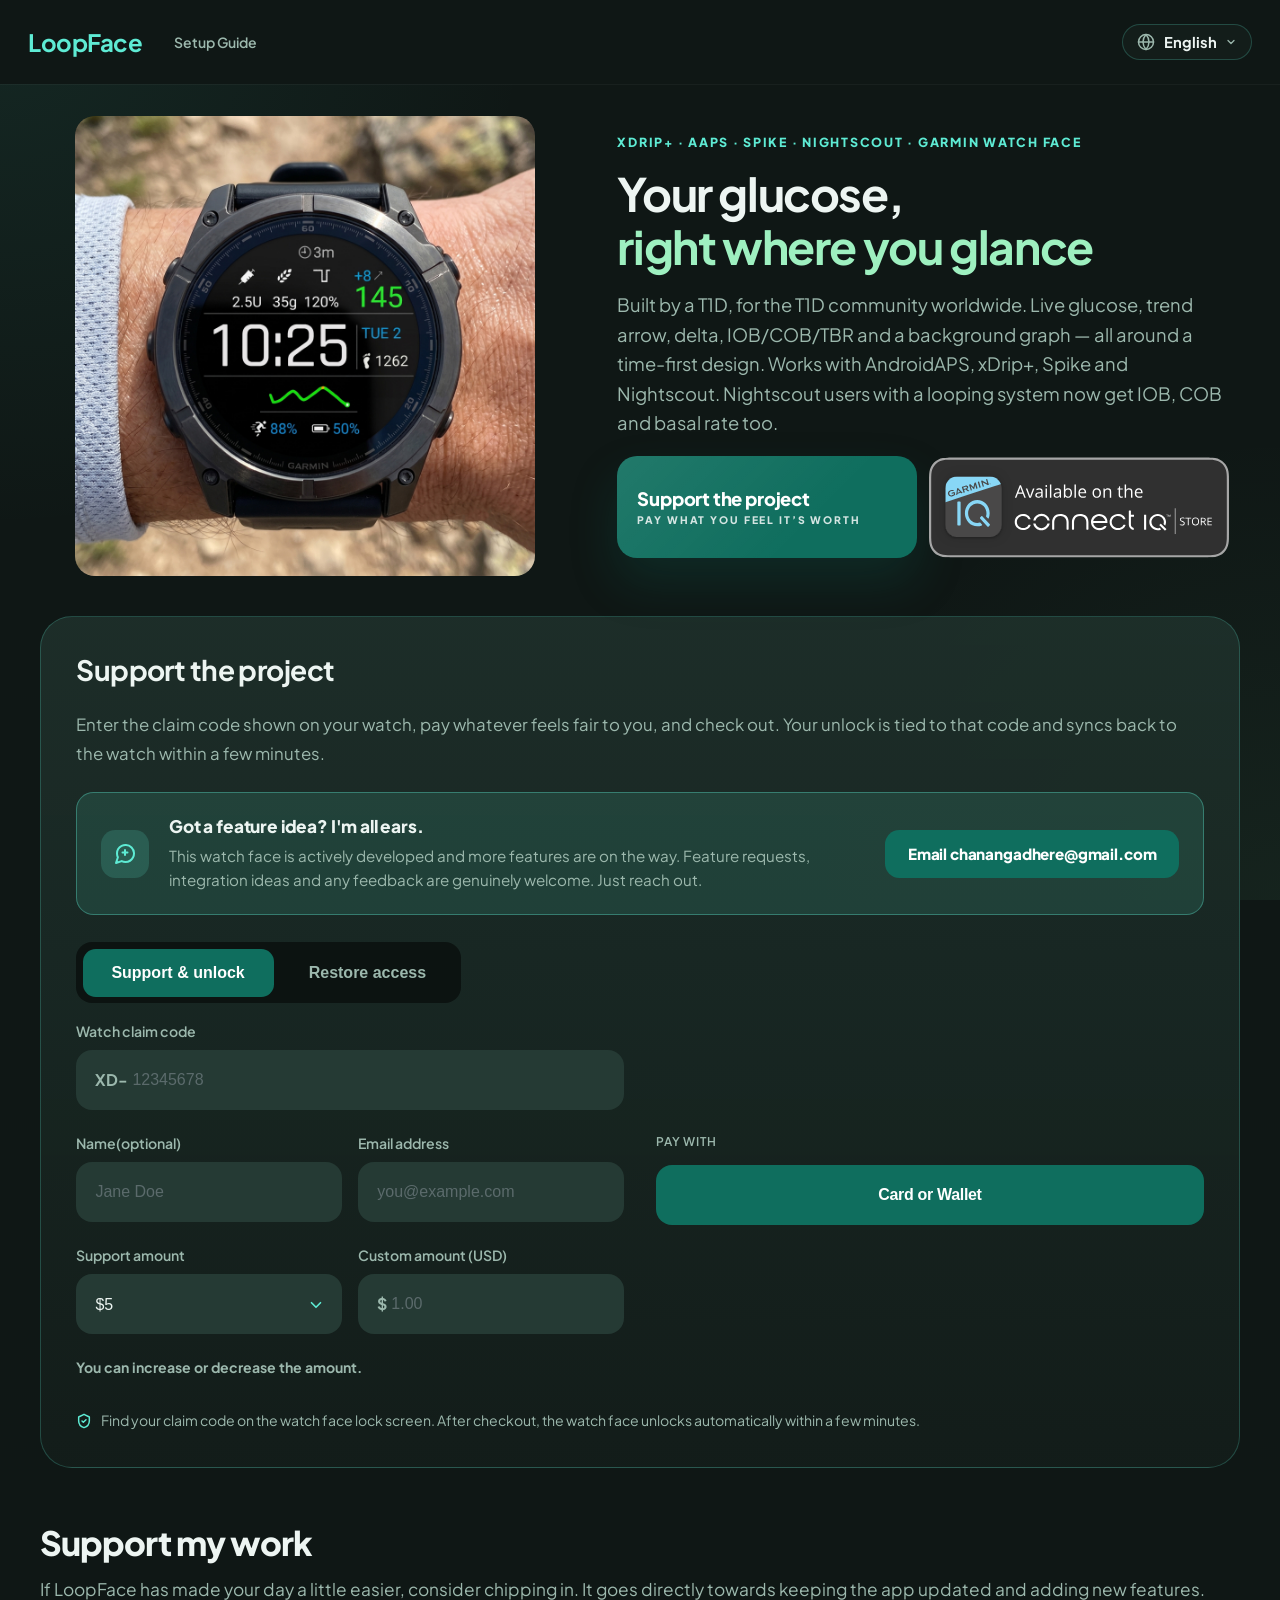
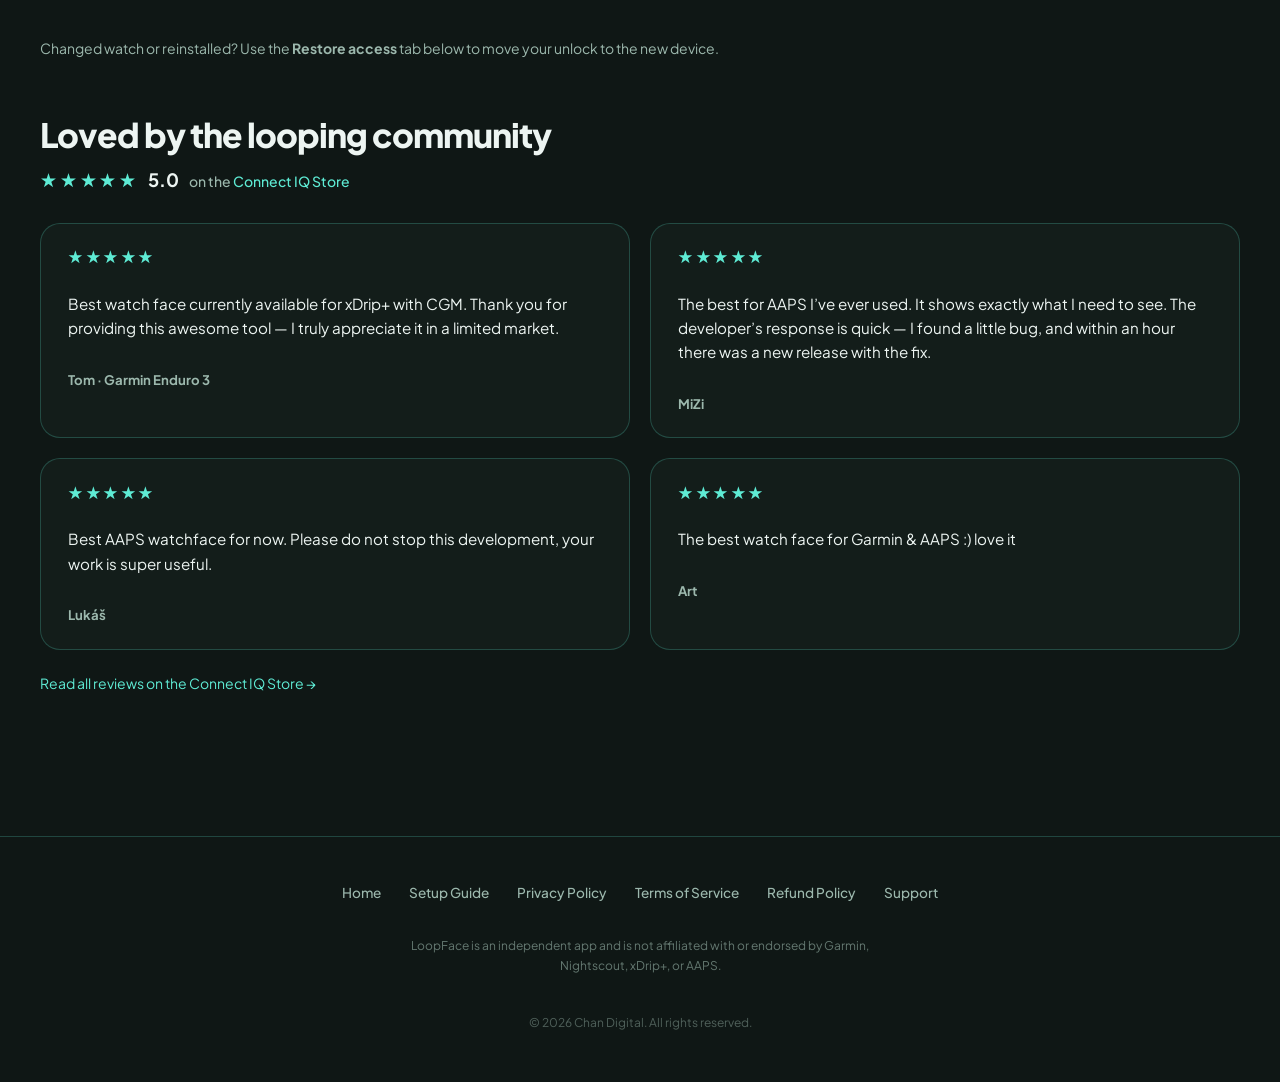
<file: index.html>
<!doctype html>
<html lang="en">

<head>
  <meta charset="utf-8">
  <meta name="viewport" content="width=device-width, initial-scale=1">
  <title>LoopFace — XDrip+/AAPS Watch Face for Garmin</title>
  <meta name="description" content="A Garmin watch face for AndroidAPS, xDrip+, Spike and Nightscout users: live glucose, trend, IOB/COB/TBR and a background graph. Free to try for 12 hours, then support development to unlock it.">
  <meta name="theme-color" content="#0f1715">
  <link rel="icon" type="image/png" href="./assets/loopface-favicon.png">
  <link rel="apple-touch-icon" href="./assets/loopface-favicon.png">
  <link rel="canonical" href="https://loopface.app/">
  <link rel="sitemap" type="application/xml" href="/sitemap.xml">

  <!-- Open Graph -->
  <meta property="og:type" content="website">
  <meta property="og:url" content="https://loopface.app/">
  <meta property="og:site_name" content="LoopFace">
  <meta property="og:title" content="LoopFace — XDrip+/AAPS Watch Face for Garmin">
  <meta property="og:description" content="A Garmin watch face for AndroidAPS, xDrip+, Spike and Nightscout users: live glucose, trend, IOB/COB/TBR and a background graph. Free to try for 12 hours, then support development to unlock it.">
  <meta property="og:image" content="https://loopface.app/assets/hero.jpg">
  <meta property="og:image:alt" content="XDrip+/AAPS Watch Face shown on a Garmin watch">
  <meta property="og:locale" content="en_US">

  <!-- Twitter Card -->
  <meta name="twitter:card" content="summary_large_image">
  <meta name="twitter:title" content="LoopFace — XDrip+/AAPS Watch Face for Garmin">
  <meta name="twitter:description" content="A Garmin watch face for AndroidAPS, xDrip+, Spike and Nightscout users: live glucose, trend, IOB/COB/TBR and a background graph. Free to try for 12 hours, then support development to unlock it.">
  <meta name="twitter:image" content="https://loopface.app/assets/hero.jpg">
  <meta name="twitter:image:alt" content="XDrip+/AAPS Watch Face shown on a Garmin watch">

  <!-- Structured data -->
  <script type="application/ld+json">
  {
    "@context": "https://schema.org",
    "@type": "SoftwareApplication",
    "name": "LoopFace",
    "alternateName": "XDrip+/AAPS Watch Face",
    "applicationCategory": "HealthApplication",
    "operatingSystem": "Garmin Connect IQ",
    "url": "https://loopface.app/",
    "description": "A Garmin watch face for AndroidAPS, xDrip+, Spike and Nightscout users: live glucose, trend, IOB/COB/TBR and a background graph.",
    "aggregateRating": {
      "@type": "AggregateRating",
      "ratingValue": "5.0",
      "bestRating": "5",
      "ratingCount": "22"
    },
    "offers": {
      "@type": "Offer",
      "price": "1.00",
      "priceCurrency": "USD",
      "priceSpecification": {
        "@type": "PriceSpecification",
        "minPrice": "1.00",
        "maxPrice": "7.99",
        "priceCurrency": "USD"
      }
    },
    "screenshot": "https://loopface.app/assets/hero.jpg"
  }
  </script>

  <link rel="preconnect" href="https://fonts.googleapis.com">
  <link rel="preconnect" href="https://fonts.gstatic.com" crossorigin>
  <link href="https://fonts.googleapis.com/css2?family=Plus+Jakarta+Sans:wght@400;500;600;700&display=swap" rel="stylesheet">
  <link rel="stylesheet" href="./styles.css?v=2">
</head>

<body>
  <header class="topbar">
    <a href="./" class="topbar__brand notranslate" translate="no">LoopFace</a>
    <nav class="topbar__nav">
      <a href="./docs/" class="topbar__nav-link">Setup Guide</a>
    </nav>
    <div class="topbar__lang" data-lang-picker></div>
  </header>

  <main class="page-shell">
    <section class="hero">
      <div class="hero__media">
        <div class="hero__image-card">
          <img src="./assets/hero.jpg" alt="XDrip+/AAPS Watch Face shown on a Garmin watch" width="500" height="500">
        </div>
      </div>

      <div class="hero__content">
        <span class="hero__eyebrow">XDrip+ &middot; AAPS &middot; Spike &middot; Nightscout &middot; Garmin watch face</span>
        <h1 class="hero__title">
          Your glucose,
          <span>right where you glance</span>
        </h1>
        <p class="hero__copy">
          Built by a T1D, for the T1D community worldwide.           Live glucose, trend arrow, delta, IOB/COB/TBR and a background graph — all around
          a time-first design. Works with AndroidAPS, xDrip+, Spike and Nightscout.
          Nightscout users with a looping system now get IOB, COB and basal rate too.
        </p>


        <div class="price-cards">
          <a class="price-card" href="#license" aria-label="Support the project and unlock">
            <div class="price-card__body">
              <div class="price-card__pwyw">Support the project</div>
              <div class="price-card__region">Pay what you feel it&rsquo;s worth</div>
            </div>
          </a>
          <a class="price-card price-card--store" href="https://apps.garmin.com/apps/df1d472a-ffc8-4890-8820-12cee16da2db" target="_blank" rel="noreferrer" aria-label="View on Connect IQ Store">
            <img src="./assets/Connect IQ Badge-Black.svg" alt="Available on Connect IQ" class="price-card__ciq-badge">
          </a>
        </div>
      </div>
    </section>


    <section class="panel" id="license">
      <h2 class="panel__title">Support the project</h2>
      <p class="page-copy panel__intro">
        Enter the claim code shown on your watch, pay whatever feels fair to you,
        and check out. Your unlock is tied to that code and syncs back to the watch within a few
        minutes.
      </p>
      <div class="feedback-callout">
        <span class="feedback-callout__icon" aria-hidden="true">
          <svg viewBox="0 0 24 24" fill="none" stroke="currentColor" stroke-width="2" stroke-linecap="round" stroke-linejoin="round">
            <path d="M21 11.5a8.38 8.38 0 0 1-.9 3.8 8.5 8.5 0 0 1-7.6 4.7 8.38 8.38 0 0 1-3.8-.9L3 21l1.9-5.7a8.38 8.38 0 0 1-.9-3.8 8.5 8.5 0 0 1 4.7-7.6 8.38 8.38 0 0 1 3.8-.9h.5a8.48 8.48 0 0 1 8 8v.5z" />
            <path d="M12 8v5M9.5 10.5h5" />
          </svg>
        </span>
        <div class="feedback-callout__text">
          <h3 class="feedback-callout__title">Got a feature idea? I'm all ears.</h3>
          <p class="feedback-callout__copy">
            This watch face is actively developed and more features are on the way. Feature requests,
            integration ideas and any feedback are genuinely welcome. Just reach out.
          </p>
        </div>
        <a class="feedback-callout__cta" href="mailto:chanangadhere@gmail.com?subject=XDrip%2FAAPS%20Watch%20Face%20%E2%80%94%20feedback%20%26%20feature%20request">
          Email chanangadhere@gmail.com
        </a>
      </div>

      <div class="panel__tabs" role="tablist" aria-label="Support tabs">
        <button type="button" id="tab-unlock" class="panel__tab panel__tab--active" data-tab="unlock" role="tab"
          aria-controls="panel-unlock" aria-selected="true">Support &amp; unlock</button>
        <button type="button" id="tab-restore" class="panel__tab" data-tab="restore" role="tab"
          aria-controls="panel-restore" aria-selected="false">Restore access</button>
      </div>

      <section id="panel-unlock" class="panel__content panel__content--active" role="tabpanel"
        aria-labelledby="tab-unlock">
        <div class="panel__grid">
          <form id="unlock-form" class="form-grid">
            <div class="field">
              <label for="claim-code-input">Watch claim code</label>
              <div class="prefix-input">
                <span class="prefix-input__prefix" aria-hidden="true">XD-</span>
                <input id="claim-code-input" name="claim-code" type="text" required placeholder="12345678" autocomplete="off" spellcheck="false">
              </div>
            </div>
            <div class="form-row">
              <div class="field">
                <label for="unlock-name">Name <span class="field__optional">(optional)</span></label>
                <input id="unlock-name" name="name" type="text" placeholder="Jane Doe" autocomplete="name">
              </div>
              <div class="field">
                <label for="unlock-email">Email address</label>
                <input id="unlock-email" name="email" type="email" required placeholder="you@example.com">
              </div>
            </div>
            <!-- Place of supply. Shown only for India, where it decides whether
                 the GST invoice carries CGST+SGST or IGST. -->
            <div class="form-row" id="unlock-state-row" hidden>
              <div class="field">
                <label for="unlock-state">State</label>
                <select id="unlock-state" name="state">
                  <option value="">Select your state</option>
                  <option value="37">Andhra Pradesh</option>
                  <option value="35">Andaman and Nicobar Islands</option>
                  <option value="12">Arunachal Pradesh</option>
                  <option value="18">Assam</option>
                  <option value="10">Bihar</option>
                  <option value="04">Chandigarh</option>
                  <option value="22">Chhattisgarh</option>
                  <option value="26">Dadra and Nagar Haveli and Daman and Diu</option>
                  <option value="07">Delhi</option>
                  <option value="30">Goa</option>
                  <option value="24">Gujarat</option>
                  <option value="06">Haryana</option>
                  <option value="02">Himachal Pradesh</option>
                  <option value="01">Jammu and Kashmir</option>
                  <option value="20">Jharkhand</option>
                  <option value="29">Karnataka</option>
                  <option value="32">Kerala</option>
                  <option value="38">Ladakh</option>
                  <option value="31">Lakshadweep</option>
                  <option value="23">Madhya Pradesh</option>
                  <option value="27">Maharashtra</option>
                  <option value="14">Manipur</option>
                  <option value="17">Meghalaya</option>
                  <option value="15">Mizoram</option>
                  <option value="13">Nagaland</option>
                  <option value="21">Odisha</option>
                  <option value="34">Puducherry</option>
                  <option value="03">Punjab</option>
                  <option value="08">Rajasthan</option>
                  <option value="11">Sikkim</option>
                  <option value="33">Tamil Nadu</option>
                  <option value="36">Telangana</option>
                  <option value="16">Tripura</option>
                  <option value="09">Uttar Pradesh</option>
                  <option value="05">Uttarakhand</option>
                  <option value="19">West Bengal</option>
                  <option value="97">Other Territory</option>
                </select>
                <p class="hint-copy">Required for your GST invoice.</p>
              </div>
            </div>
            <div class="form-row">
              <div class="field">
                <label for="unlock-amount-select">Support amount</label>
                <select id="unlock-amount-select" name="amount-preset">
                  <option value="1">$1</option>
                  <option value="3">$3</option>
                  <option value="5" selected>$5</option>
                  <option value="7.5">$7.50</option>
                  <option value="10">$10</option>
                  <option value="20">$20</option>
                  <option value="custom">Custom amount&hellip;</option>
                </select>
              </div>
              <div class="field" id="unlock-amount-custom-field" hidden>
                <label for="unlock-amount-custom">Custom amount (USD)</label>
                <div class="prefix-input">
                  <span class="prefix-input__prefix" aria-hidden="true">$</span>
                  <input id="unlock-amount-custom" name="amount" type="number" inputmode="decimal" min="1" step="0.01" placeholder="1.00">
                </div>
              </div>
            </div>
            <p class="hint-copy">You can increase or decrease the amount.</p>
          </form>

          <div class="payment-stack">
            <p class="payment-method-label">Pay with</p>
            <div class="payment-group" id="payment-group-intl">
              <div class="payment-group__buttons">
                <!-- International Razorpay + PayPal disabled — international uses Dodo only.
                <button type="button" id="razorpay-intl-button" class="pay-button pay-button--razorpay">Card or Wallet</button>
                <button type="submit" form="unlock-form" class="pay-button pay-button--paypal">PayPal</button>
                -->
                <button type="button" id="dodo-button" class="pay-button pay-button--dodo">Card or Wallet</button>
              </div>
            </div>
            <div class="payment-group" id="payment-group-india">
              <div class="payment-group__buttons">
                <button type="button" id="razorpay-inr-button" class="pay-button pay-button--razorpay">Pay with Razorpay</button>
              </div>
            </div>
          </div>

          <p class="guarantee-note panel__note">
            <svg viewBox="0 0 24 24" fill="none" stroke="currentColor" stroke-width="2.2"
              stroke-linecap="round" stroke-linejoin="round" aria-hidden="true">
              <path d="M12 2L4 6v6c0 5 3.5 8.5 8 10 4.5-1.5 8-5 8-10V6l-8-4z" />
              <path d="M9 12l2 2 4-4" />
            </svg>
            <span>Find your claim code on the watch face lock screen. After checkout, the watch face unlocks
              automatically within a few minutes.</span>
          </p>

          <p id="unlock-status" class="helper-note panel__note"></p>
        </div>
      </section>

      <section id="panel-restore" class="panel__content" role="tabpanel" aria-labelledby="tab-restore" hidden>
        <div class="panel__grid">
          <form id="restore-form" class="form-grid">
            <div class="field">
              <label for="restore-claim-code-input">Watch claim code</label>
              <div class="prefix-input">
                <span class="prefix-input__prefix" aria-hidden="true">XD-</span>
                <input id="restore-claim-code-input" name="restore-claim-code" type="text" required placeholder="12345678" autocomplete="off" spellcheck="false">
              </div>
            </div>
            <div class="field">
              <label for="restore-email">Email address</label>
              <input id="restore-email" name="email" type="email" required placeholder="original-email@example.com">
            </div>
          </form>

          <div class="payment-stack payment-stack--restore">
            <div class="payment-option payment-option--restore">
              <p class="hint-copy">Use the same email you used when you first supported the project.</p>
              <button type="submit" form="restore-form" class="pay-button pay-button--restore">Restore unlock</button>
            </div>
            <div class="payment-option payment-option--ghost" aria-hidden="true"></div>
          </div>

          <p id="restore-status" class="helper-note panel__note">After restoring, return to the watch face and give it a few minutes to refresh automatically.</p>
        </div>
      </section>
    </section>
    <section class="support-why" aria-labelledby="why-title">
      <div class="section-head">
        <h2 class="section-title" id="why-title">Support my work</h2>
        <p class="section-lede">
          If LoopFace has made your day a little easier, consider chipping in. It goes directly towards keeping the app updated and adding new features.
        </p>
      </div>
      <p class="section-lede" style="margin-top:1rem;font-size:.875rem">Changed watch or reinstalled? Use the <strong>Restore access</strong> tab below to move your unlock to the new device.</p>
    </section>

    <section class="reviews" aria-labelledby="reviews-title">
      <div class="section-head">
        <h2 class="section-title" id="reviews-title">Loved by the looping community</h2>
        <p class="reviews__rating" aria-label="Rated 5.0 out of 5 on the Connect IQ Store">
          <span class="reviews__stars" aria-hidden="true">★★★★★</span>
          <span class="reviews__score">5.0</span>
          <span class="reviews__meta">on the <a href="https://apps.garmin.com/apps/df1d472a-ffc8-4890-8820-12cee16da2db" target="_blank" rel="noreferrer">Connect&nbsp;IQ&nbsp;Store</a></span>
        </p>
      </div>
      <div class="reviews__grid">
        <figure class="review-card">
          <p class="review-card__stars" aria-hidden="true">★★★★★</p>
          <blockquote class="review-card__text">Best watch face currently available for xDrip+ with CGM. Thank you for providing this awesome tool — I truly appreciate it in a limited market.</blockquote>
          <figcaption class="review-card__author">Tom · Garmin Enduro 3</figcaption>
        </figure>
        <figure class="review-card">
          <p class="review-card__stars" aria-hidden="true">★★★★★</p>
          <blockquote class="review-card__text">The best for AAPS I’ve ever used. It shows exactly what I need to see. The developer’s response is quick — I found a little bug, and within an hour there was a new release with the fix.</blockquote>
          <figcaption class="review-card__author">MiZi</figcaption>
        </figure>
        <figure class="review-card">
          <p class="review-card__stars" aria-hidden="true">★★★★★</p>
          <blockquote class="review-card__text">Best AAPS watchface for now. Please do not stop this development, your work is super useful.</blockquote>
          <figcaption class="review-card__author">Lukáš</figcaption>
        </figure>
        <figure class="review-card">
          <p class="review-card__stars" aria-hidden="true">★★★★★</p>
          <blockquote class="review-card__text">The best watch face for Garmin &amp; AAPS :) love it</blockquote>
          <figcaption class="review-card__author">Art</figcaption>
        </figure>
      </div>
      <p class="reviews__all"><a href="https://apps.garmin.com/apps/df1d472a-ffc8-4890-8820-12cee16da2db" target="_blank" rel="noreferrer">Read all reviews on the Connect IQ Store →</a></p>
    </section>
  </main>

  <footer class="site-footer">
    <nav class="site-footer__links">
      <a href="./">Home</a>
      <a href="./docs/">Setup Guide</a>
      <a href="./privacy/">Privacy Policy</a>
      <a href="./terms/">Terms of Service</a>
      <a href="./refund/">Refund Policy</a>
      <a href="mailto:contact@chandigital.in">Support</a>
    </nav>
    <p class="site-footer__legal">LoopFace is an independent app and is not affiliated with or endorsed by Garmin, Nightscout, xDrip+, or AAPS.</p>
    <p class="site-footer__copy">© 2026 Chan Digital. All rights reserved.</p>
  </footer>

  <script src="./app.js"></script>
  <script src="./i18n.js"></script>
  <script>
    const CLAIM_PREFIX = "XD-";
    const tabButtons = Array.from(document.querySelectorAll(".panel__tab"));
    const tabPanels = {
      unlock: document.getElementById("panel-unlock"),
      restore: document.getElementById("panel-restore")
    };
    const unlockStatus = document.getElementById("unlock-status");
    const restoreStatus = document.getElementById("restore-status");
    const claimCodeInput = document.getElementById("claim-code-input");
    const restoreClaimCodeInput = document.getElementById("restore-claim-code-input");
    const rawCode = query("code").trim().toUpperCase();
    const initialClaimCode = stripClaimPrefix(rawCode);
    const initialTab = query("tab") === "restore" ? "restore" : "unlock";

    claimCodeInput.value = initialClaimCode;
    restoreClaimCodeInput.value = initialClaimCode;
    activateTab(initialTab, false);

    function stripClaimPrefix(value) {
      var suffix = value.trim().toUpperCase();
      if (suffix.startsWith("XD-")) { suffix = suffix.slice(3); }
      else if (suffix.startsWith("RZ-")) { suffix = suffix.slice(3); }
      return suffix;
    }

    function formatClaimCode(suffix) {
      return suffix ? CLAIM_PREFIX + suffix.trim().toUpperCase() : "";
    }

    function setPanelStatus(node, message, kind) {
      node.textContent = message;
      node.className = kind ? `helper-note helper-note--${kind}` : "helper-note";
    }

    function syncClaimCode(value) {
      const suffix = stripClaimPrefix(value);
      claimCodeInput.value = suffix;
      restoreClaimCodeInput.value = suffix;
    }

    function activateTab(name, pushState = true) {
      tabButtons.forEach((button) => {
        const active = button.dataset.tab === name;
        button.classList.toggle("panel__tab--active", active);
        button.setAttribute("aria-selected", active ? "true" : "false");
      });
      Object.entries(tabPanels).forEach(([panelName, panel]) => {
        const active = panelName === name;
        panel.classList.toggle("panel__content--active", active);
        panel.hidden = !active;
      });
      if (pushState) {
        const params = new URLSearchParams(window.location.search);
        params.set("tab", name);
        window.history.replaceState({}, "", `${window.location.pathname}?${params.toString()}`);
      }
    }

    tabButtons.forEach((button) => {
      button.addEventListener("click", () => activateTab(button.dataset.tab));
    });
    claimCodeInput.addEventListener("input", () => syncClaimCode(claimCodeInput.value));
    restoreClaimCodeInput.addEventListener("input", () => syncClaimCode(restoreClaimCodeInput.value));

    const MIN_AMOUNT_USD = 1;
    const amountSelect = document.getElementById("unlock-amount-select");
    const amountCustomField = document.getElementById("unlock-amount-custom-field");
    const amountCustomInput = document.getElementById("unlock-amount-custom");

    function isCustomAmount() {
      return amountSelect.value === "custom";
    }

    function resolveAmount() {
      if (isCustomAmount()) {
        return Number.parseFloat(amountCustomInput.value);
      }
      return Number.parseFloat(amountSelect.value);
    }

    amountSelect.addEventListener("change", () => {
      const custom = isCustomAmount();
      amountCustomField.hidden = !custom;
      if (custom) {
        amountCustomInput.focus();
      }
    });

    async function beginCheckout(provider, currency) {
      const suffix = claimCodeInput.value.trim().toUpperCase();
      const claimCode = formatClaimCode(suffix);
      const name = document.getElementById("unlock-name").value.trim();
      const email = document.getElementById("unlock-email").value.trim();
      const amount = resolveAmount();
      if (!claimCode) {
        setPanelStatus(unlockStatus, "Enter the claim code shown on your watch.", "warn");
        return;
      }
      if (!email) {
        setPanelStatus(unlockStatus, "Enter your email first.", "warn");
        return;
      }
      // Place of supply — decides CGST+SGST vs IGST on the GST invoice, so it
      // is required for INR checkouts only.
      const stateCode = (document.getElementById("unlock-state") || {}).value || "";
      if (provider === "razorpay" && (currency || "USD") === "INR" && !stateCode) {
        setPanelStatus(unlockStatus, "Select your state — it's required on your GST invoice.", "warn");
        return;
      }
      if (!Number.isFinite(amount) || amount < MIN_AMOUNT_USD) {
        setPanelStatus(unlockStatus, `Enter an amount of at least $${MIN_AMOUNT_USD.toFixed(2)}.`, "warn");
        return;
      }
      const payload = { claimCode, email, name, amount: amount.toFixed(2) };

      try {
        if (provider === "paypal") {
          setPanelStatus(unlockStatus, "Creating PayPal checkout\u2026");
          const data = await postJson("/api/paypal/create-order", payload);
          if (data && data.approveUrl) {
            window.location.href = data.approveUrl;
            return;
          }
        } else if (provider === "razorpay") {
          setPanelStatus(unlockStatus, "Creating Razorpay checkout\u2026");
          const data = await postJson("/api/razorpay/create-link", { claimCode, email, name, amount: amount.toFixed(2), currency: currency || "USD", stateCode });
          if (data && data.shortUrl) {
            window.location.href = data.shortUrl;
            return;
          }
        } else {
          setPanelStatus(unlockStatus, "Creating Dodo Payments checkout\u2026");
          const data = await postJson("/api/dodo/create-checkout", payload);
          if (data && data.checkoutUrl) {
            window.location.href = data.checkoutUrl;
            return;
          }
        }
        setPanelStatus(unlockStatus, "Checkout link was not returned by the server.", "warn");
      } catch (error) {
        setPanelStatus(unlockStatus, error.message, "warn");
      }
    }

    // Geo-detection: show India group for IST users, international group for everyone else
    const isIndia = (function() {
      try {
        const tz = Intl.DateTimeFormat().resolvedOptions().timeZone;
        return tz === "Asia/Kolkata" || tz === "Asia/Calcutta";
      } catch (e) {
        return false;
      }
    })();

    if (!isIndia) {
      document.getElementById("payment-group-india").style.display = "none";
    } else {
      document.getElementById("payment-group-intl").style.display = "none";
      // Place of supply is only meaningful for a domestic GST invoice.
      const stateRow = document.getElementById("unlock-state-row");
      if (stateRow) { stateRow.hidden = false; }
    }

    document.getElementById("unlock-form").addEventListener("submit", async (event) => {
      event.preventDefault();
      if (isIndia) { await beginCheckout("razorpay", "INR"); }
      else { await beginCheckout("dodo"); }
    });
    // International Razorpay disabled — international uses Dodo only.
    // document.getElementById("razorpay-intl-button").addEventListener("click", async () => {
    //   await beginCheckout("razorpay", "USD");
    // });
    document.getElementById("razorpay-inr-button").addEventListener("click", async () => {
      await beginCheckout("razorpay", "INR");
    });
    document.getElementById("dodo-button").addEventListener("click", async () => {
      await beginCheckout("dodo");
    });

    document.getElementById("restore-form").addEventListener("submit", async (event) => {
      event.preventDefault();
      const email = document.getElementById("restore-email").value.trim();
      const restoreSuffix = restoreClaimCodeInput.value.trim().toUpperCase();
      const claimCode = formatClaimCode(restoreSuffix);
      if (!claimCode) {
        setPanelStatus(restoreStatus, "Enter the claim code shown on your watch.", "warn");
        return;
      }
      if (!email) {
        setPanelStatus(restoreStatus, "Enter the email you used when you first supported the project.", "warn");
        return;
      }
      setPanelStatus(restoreStatus, "Checking your support\u2026");
      try {
        const requestData = await postJson("/api/restore/request", { claimCode, email });
        if (!requestData.canRestore) {
          setPanelStatus(restoreStatus, "We couldn't find a previous unlock for that email.", "warn");
          return;
        }
        const data = await postJson("/api/restore/complete", { claimCode, email });
        setPanelStatus(restoreStatus, data.message || "Restored. The watch face will refresh shortly.", "ok");
      } catch (error) {
        setPanelStatus(restoreStatus, error.message, "warn");
      }
    });
  </script>
</body>

</html>
</file>
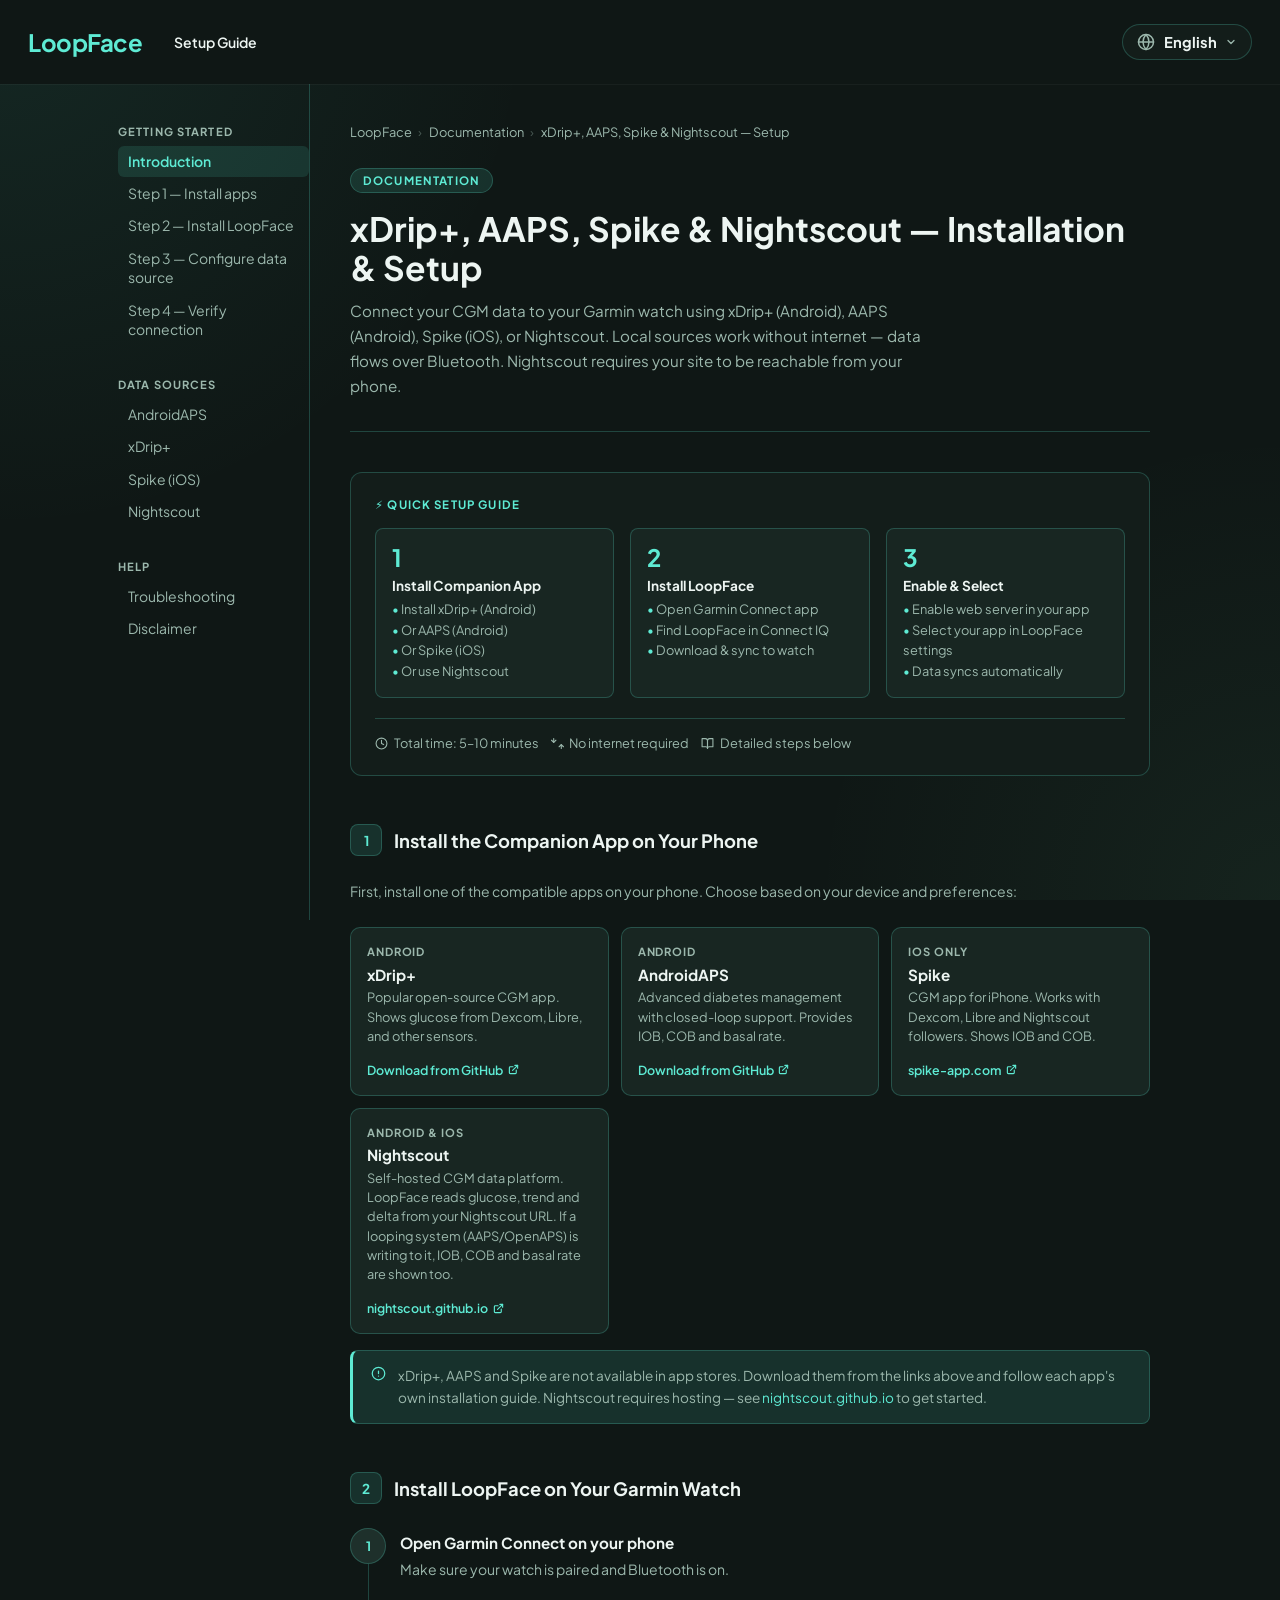
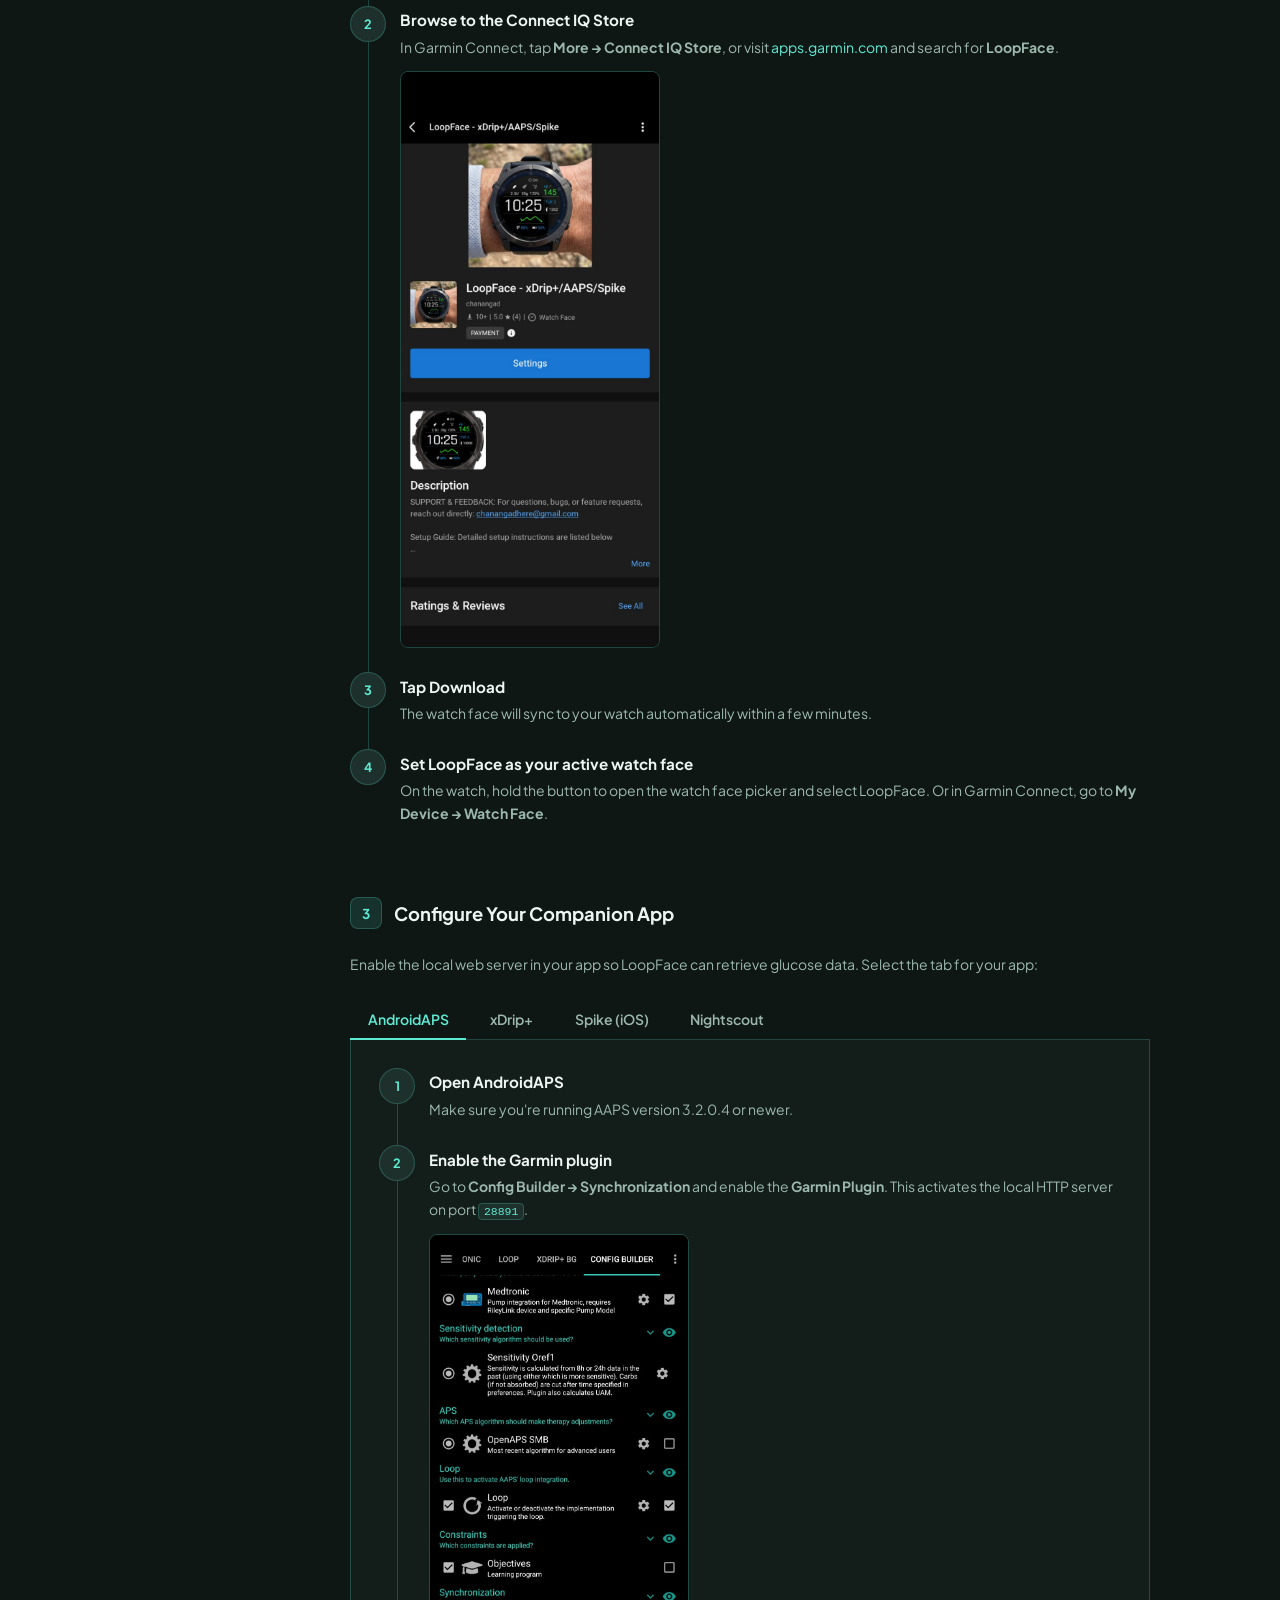
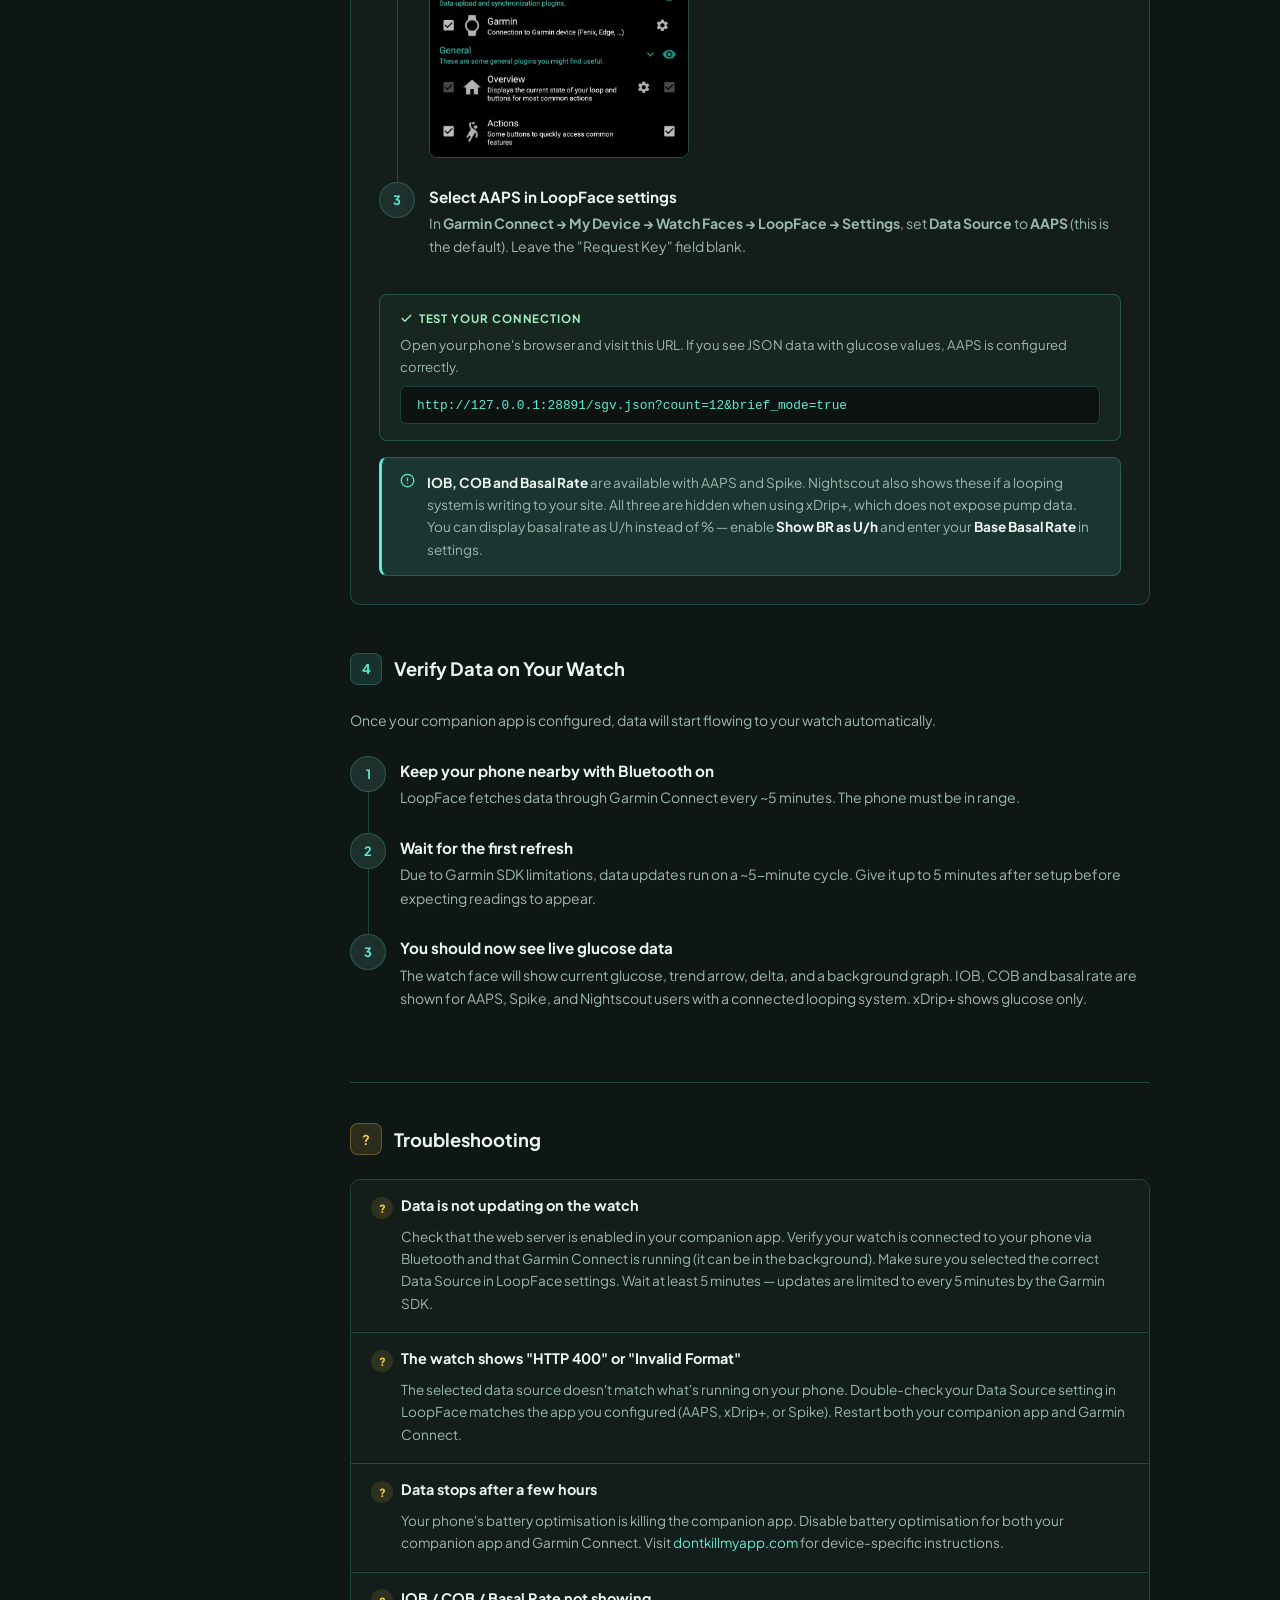
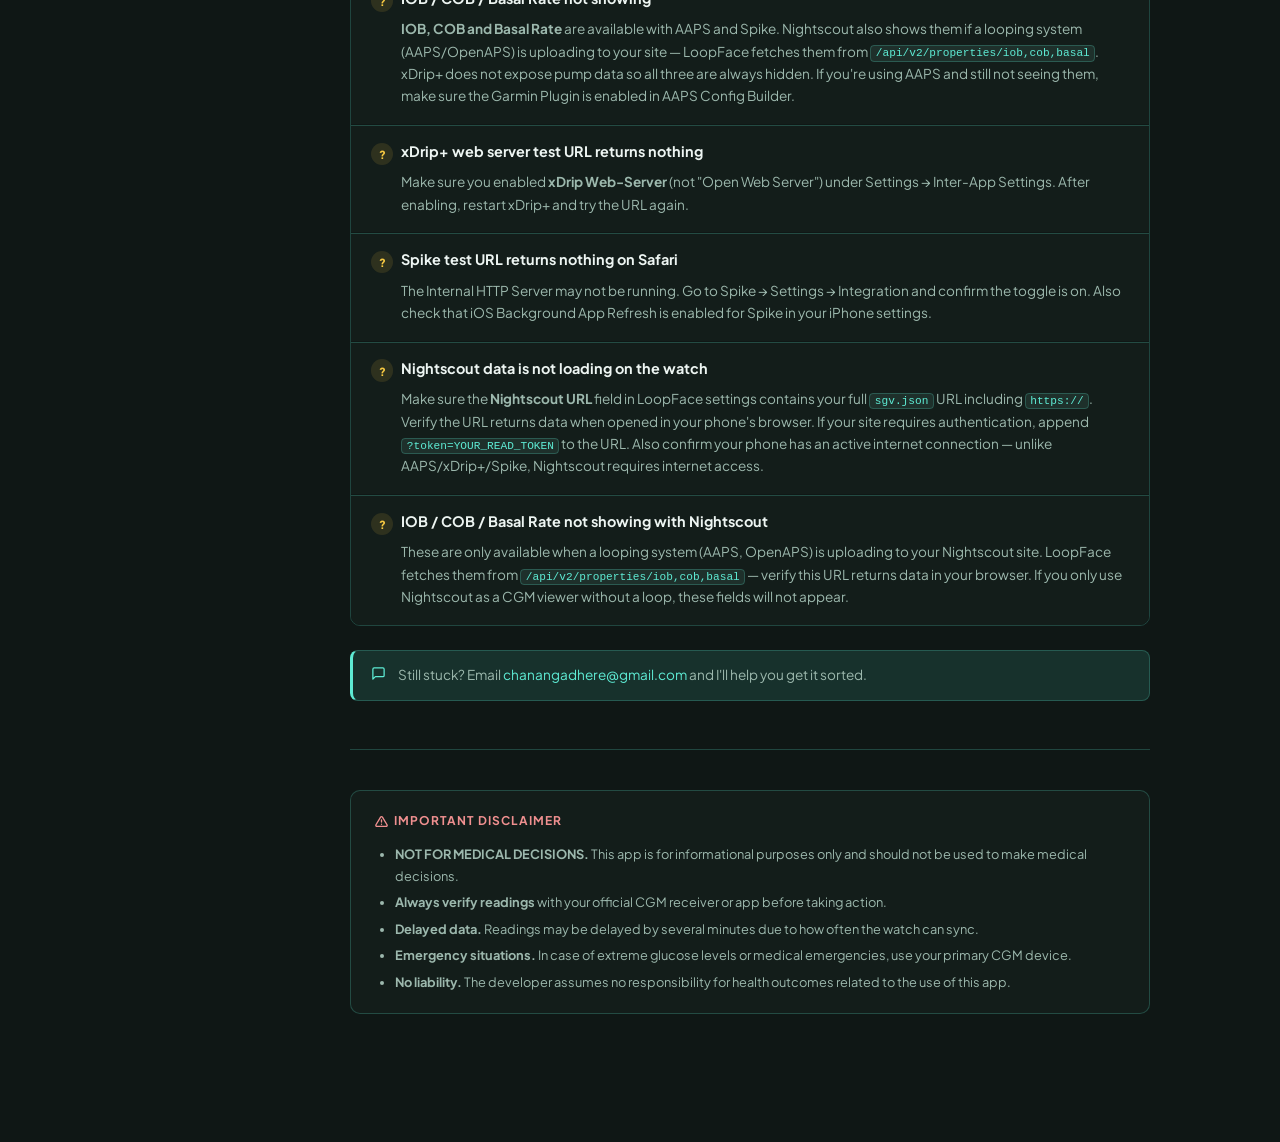
<file: docs/index.html>
<!doctype html>
<html lang="en">

<head>
  <meta charset="utf-8">
  <meta name="viewport" content="width=device-width, initial-scale=1">
  <title>Setup Guide — LoopFace</title>
  <meta name="description" content="Step-by-step instructions for connecting LoopFace to AndroidAPS, xDrip+ or Spike on your Garmin watch.">
  <meta name="theme-color" content="#0f1715">
  <link rel="icon" type="image/png" href="../assets/loopface-favicon.png">
  <link rel="apple-touch-icon" href="../assets/loopface-favicon.png">
  <link rel="canonical" href="https://loopface.app/docs/">

  <!-- Open Graph -->
  <meta property="og:type" content="article">
  <meta property="og:url" content="https://loopface.app/docs/">
  <meta property="og:site_name" content="LoopFace">
  <meta property="og:title" content="Setup Guide — LoopFace">
  <meta property="og:description" content="Step-by-step instructions for connecting LoopFace to AndroidAPS, xDrip+ or Spike on your Garmin watch. No internet required.">
  <meta property="og:image" content="https://loopface.app/assets/hero.jpg">
  <meta property="og:image:alt" content="LoopFace watch face on a Garmin watch">
  <meta property="og:locale" content="en_US">

  <!-- Twitter Card -->
  <meta name="twitter:card" content="summary_large_image">
  <meta name="twitter:title" content="Setup Guide — LoopFace">
  <meta name="twitter:description" content="Step-by-step instructions for connecting LoopFace to AndroidAPS, xDrip+ or Spike on your Garmin watch.">
  <meta name="twitter:image" content="https://loopface.app/assets/hero.jpg">
  <meta name="twitter:image:alt" content="LoopFace watch face on a Garmin watch">

  <!-- Structured data -->
  <script type="application/ld+json">
  {
    "@context": "https://schema.org",
    "@type": "TechArticle",
    "headline": "xDrip+, AAPS & Spike — Installation & Setup",
    "description": "Step-by-step instructions for connecting LoopFace to AndroidAPS, xDrip+ or Spike on your Garmin watch.",
    "url": "https://loopface.app/docs/",
    "inLanguage": "en-US",
    "isPartOf": {
      "@type": "WebSite",
      "name": "LoopFace",
      "url": "https://loopface.app/"
    },
    "author": {
      "@type": "Person",
      "name": "LoopFace"
    }
  }
  </script>

  <link rel="preconnect" href="https://fonts.googleapis.com">
  <link rel="preconnect" href="https://fonts.gstatic.com" crossorigin>
  <link href="https://fonts.googleapis.com/css2?family=Plus+Jakarta+Sans:wght@400;500;600;700&display=swap" rel="stylesheet">
  <link rel="stylesheet" href="../styles.css">

  <style>
    /* ─── Layout shell ───────────────────────────────────────────────── */
    .docs-layout {
      display: grid;
      grid-template-columns: 220px 1fr;
      grid-template-rows: auto 1fr;
      max-width: 1100px;
      margin: 0 auto;
      min-height: calc(100vh - 64px);
    }

    /* ─── Sidebar ─────────────────────────────────────────────────────── */
    .docs-sidebar {
      grid-row: 1 / 3;
      padding: 2.5rem 0 3rem 1.75rem;
      border-right: 1px solid var(--outline);
      position: sticky;
      top: 64px;
      height: calc(100vh - 64px);
      overflow-y: auto;
    }
    .sidebar__section {
      margin-bottom: 2rem;
    }
    .sidebar__label {
      font-size: .7rem;
      font-weight: 700;
      letter-spacing: .1em;
      text-transform: uppercase;
      color: var(--muted);
      padding: 0 0 .5rem;
      display: block;
    }
    .sidebar__links {
      list-style: none;
      margin: 0;
      padding: 0;
      display: flex;
      flex-direction: column;
      gap: .1rem;
    }
    .sidebar__link {
      display: block;
      font-size: .875rem;
      color: var(--muted);
      padding: .35rem .6rem;
      border-radius: 6px;
      transition: color .15s, background .15s;
      line-height: 1.4;
    }
    .sidebar__link:hover { color: var(--ink); background: var(--surface-low); }
    .sidebar__link.active { color: var(--accent); background: var(--primary-soft-bg); font-weight: 600; }

    /* ─── Main content ────────────────────────────────────────────────── */
    .docs-main {
      padding: 2.5rem 2.5rem 5rem;
      min-width: 0;
    }

    /* ─── Breadcrumb ──────────────────────────────────────────────────── */
    .breadcrumb {
      display: flex;
      align-items: center;
      gap: .4rem;
      font-size: .8rem;
      color: var(--muted);
      margin-bottom: 1.75rem;
    }
    .breadcrumb a { color: var(--muted); transition: color .15s; }
    .breadcrumb a:hover { color: var(--ink); }
    .breadcrumb__sep { opacity: .4; }

    /* ─── Page header ─────────────────────────────────────────────────── */
    .docs-page-header {
      margin-bottom: 2.5rem;
      padding-bottom: 2rem;
      border-bottom: 1px solid var(--outline);
    }
    .docs-eyebrow {
      display: inline-block;
      font-size: .72rem;
      font-weight: 700;
      letter-spacing: .1em;
      text-transform: uppercase;
      color: var(--accent);
      background: var(--primary-soft-bg);
      border: 1px solid var(--outline);
      border-radius: 999px;
      padding: .25rem .75rem;
      margin-bottom: 1rem;
    }
    .docs-title {
      font-size: clamp(1.5rem, 3.5vw, 2.1rem);
      font-weight: 700;
      line-height: 1.15;
      margin: 0 0 .75rem;
    }
    .docs-subtitle {
      font-size: .95rem;
      color: var(--muted);
      line-height: 1.65;
      margin: 0;
      max-width: 600px;
    }

    /* ─── Quick setup summary ─────────────────────────────────────────── */
    .quick-setup {
      background: var(--surface-low);
      border: 1px solid var(--outline);
      border-radius: 12px;
      padding: 1.5rem;
      margin-bottom: 3rem;
    }
    .quick-setup__label {
      font-size: .72rem;
      font-weight: 700;
      letter-spacing: .1em;
      text-transform: uppercase;
      color: var(--accent);
      margin-bottom: 1rem;
      display: block;
    }
    .quick-steps {
      display: grid;
      grid-template-columns: repeat(3, 1fr);
      gap: 1rem;
      margin-bottom: 1.25rem;
    }
    .quick-step {
      background: var(--surface);
      border: 1px solid var(--outline);
      border-radius: 8px;
      padding: 1rem;
    }
    .quick-step__num {
      font-size: 1.5rem;
      font-weight: 700;
      color: var(--accent);
      line-height: 1;
      margin-bottom: .5rem;
    }
    .quick-step__title {
      font-size: .85rem;
      font-weight: 700;
      color: var(--ink);
      margin: 0 0 .35rem;
    }
    .quick-step__bullets {
      list-style: none;
      margin: 0;
      padding: 0;
      font-size: .8rem;
      color: var(--muted);
      line-height: 1.6;
    }
    .quick-step__bullets li::before {
      content: "•  ";
      color: var(--accent);
    }
    .quick-meta {
      display: flex;
      flex-wrap: wrap;
      gap: .75rem;
      padding-top: 1rem;
      border-top: 1px solid var(--outline);
      font-size: .8rem;
      color: var(--muted);
    }
    .quick-meta span { display: flex; align-items: center; gap: .35rem; }

    /* ─── Section headers ─────────────────────────────────────────────── */
    .docs-section {
      margin-bottom: 3rem;
    }
    .docs-section-header {
      display: flex;
      align-items: center;
      gap: .75rem;
      margin-bottom: 1.5rem;
    }
    .docs-section-badge {
      display: flex;
      align-items: center;
      justify-content: center;
      width: 2rem;
      height: 2rem;
      border-radius: 8px;
      background: var(--primary-soft-bg);
      border: 1px solid var(--outline);
      font-size: .85rem;
      font-weight: 700;
      color: var(--accent);
      flex-shrink: 0;
    }
    .docs-section-title {
      font-size: 1.15rem;
      font-weight: 700;
      margin: 0;
      color: var(--ink);
    }
    .docs-section-sub {
      font-size: .875rem;
      color: var(--muted);
      line-height: 1.65;
      margin: 0 0 1.5rem;
    }

    /* ─── App choice cards (Step 1) ───────────────────────────────────── */
    .app-cards {
      display: grid;
      grid-template-columns: repeat(3, 1fr);
      gap: .75rem;
      margin-bottom: 1rem;
    }
    .app-card {
      background: var(--surface);
      border: 1px solid var(--outline);
      border-radius: 10px;
      padding: 1rem;
    }
    .app-card__os {
      font-size: .7rem;
      font-weight: 700;
      letter-spacing: .08em;
      text-transform: uppercase;
      color: var(--muted);
      margin-bottom: .4rem;
    }
    .app-card__name {
      font-size: .95rem;
      font-weight: 700;
      color: var(--ink);
      margin: 0 0 .3rem;
    }
    .app-card__desc {
      font-size: .8rem;
      color: var(--muted);
      line-height: 1.5;
      margin: 0 0 .75rem;
    }
    .app-card__link {
      display: inline-flex;
      align-items: center;
      gap: .3rem;
      font-size: .78rem;
      font-weight: 600;
      color: var(--accent);
      transition: opacity .15s;
    }
    .app-card__link:hover { opacity: .75; }

    /* ─── Source picker tabs ──────────────────────────────────────────── */
    .source-tabs {
      display: flex;
      gap: .4rem;
      margin-bottom: 0;
      border-bottom: 1px solid var(--outline);
      flex-wrap: wrap;
    }
    .source-tab {
      background: none;
      border: none;
      border-bottom: 2px solid transparent;
      margin-bottom: -1px;
      padding: .6rem 1.1rem;
      font: inherit;
      font-size: .875rem;
      font-weight: 600;
      color: var(--muted);
      cursor: pointer;
      transition: color .15s, border-color .15s;
      border-radius: 4px 4px 0 0;
    }
    .source-tab:hover { color: var(--ink); }
    .source-tab.active { color: var(--accent); border-bottom-color: var(--accent); }

    .source-panel { display: none; }
    .source-panel.active { display: block; }

    /* ─── Instruction steps ───────────────────────────────────────────── */
    .instr-panel {
      background: var(--surface-low);
      border: 1px solid var(--outline);
      border-top: none;
      border-radius: 0 0 10px 10px;
      padding: 1.75rem;
      margin-bottom: 1.5rem;
    }
    .instr-steps {
      list-style: none;
      margin: 0;
      padding: 0;
      display: flex;
      flex-direction: column;
      gap: 0;
      counter-reset: step;
    }
    .instr-step {
      display: grid;
      grid-template-columns: 2.25rem 1fr;
      gap: 0 .9rem;
      padding-bottom: 1.5rem;
      position: relative;
    }
    .instr-step:not(:last-child)::before {
      content: "";
      position: absolute;
      left: 1.1rem;
      top: 2.25rem;
      bottom: 0;
      width: 1px;
      background: var(--outline);
    }
    .instr-step__num {
      width: 2.25rem;
      height: 2.25rem;
      border-radius: 50%;
      background: var(--surface-high);
      border: 1px solid var(--outline);
      color: var(--accent);
      font-size: .8rem;
      font-weight: 700;
      display: flex;
      align-items: center;
      justify-content: center;
      flex-shrink: 0;
      position: relative;
      z-index: 1;
    }
    .instr-step__body { padding-top: .3rem; min-width: 0; }
    .instr-step__title {
      font-size: .95rem;
      font-weight: 700;
      margin: 0 0 .4rem;
      color: var(--ink);
    }
    .instr-step__copy {
      font-size: .875rem;
      line-height: 1.65;
      color: var(--muted);
      margin: 0;
    }
    .instr-step__copy + .instr-step__copy { margin-top: .4rem; }

    /* ─── Screenshot placeholder ──────────────────────────────────────── */
    .screenshot-slot {
      width: 100%;
      aspect-ratio: 16 / 7;
      border-radius: 8px;
      background: var(--surface);
      border: 1px dashed var(--outline);
      display: flex;
      flex-direction: column;
      align-items: center;
      justify-content: center;
      gap: .4rem;
      margin-top: .75rem;
      color: var(--muted);
      font-size: .78rem;
    }
    .screenshot-slot svg { opacity: .4; }

    /* ─── Verify / test block ─────────────────────────────────────────── */
    .verify-block {
      background: var(--surface);
      border: 1px solid var(--outline);
      border-radius: 8px;
      padding: 1rem 1.25rem;
      margin-top: .75rem;
    }
    .verify-block__label {
      font-size: .72rem;
      font-weight: 700;
      letter-spacing: .08em;
      text-transform: uppercase;
      color: var(--ok);
      margin-bottom: .5rem;
      display: flex;
      align-items: center;
      gap: .35rem;
    }
    .verify-block__title {
      font-size: .875rem;
      font-weight: 600;
      color: var(--ink);
      margin: 0 0 .35rem;
    }
    .verify-block__copy {
      font-size: .825rem;
      color: var(--muted);
      margin: 0 0 .6rem;
      line-height: 1.6;
    }
    .code-block {
      background: var(--surface-lowest);
      border: 1px solid var(--outline);
      border-radius: 6px;
      padding: .65rem 1rem;
      font-family: ui-monospace, "Cascadia Code", "Fira Mono", monospace;
      font-size: .8rem;
      color: var(--accent);
      overflow-x: auto;
      white-space: nowrap;
    }

    /* ─── Callout / note ──────────────────────────────────────────────── */
    .callout {
      display: flex;
      gap: .75rem;
      align-items: flex-start;
      border-radius: 8px;
      padding: .85rem 1.1rem;
      font-size: .85rem;
      line-height: 1.65;
      margin-bottom: 1rem;
    }
    .callout--info {
      background: var(--primary-soft-bg);
      border: 1px solid var(--outline);
      border-left: 3px solid var(--accent);
      color: var(--muted);
    }
    .callout--warn {
      background: rgba(245, 200, 66, 0.08);
      border: 1px solid rgba(245, 200, 66, 0.25);
      border-left: 3px solid var(--warn);
      color: var(--muted);
    }
    .callout--danger {
      background: rgba(240, 144, 144, 0.08);
      border: 1px solid rgba(240, 144, 144, 0.25);
      border-left: 3px solid var(--alert);
      color: var(--muted);
    }
    .callout svg { flex-shrink: 0; margin-top: .1rem; }
    .callout--info svg { color: var(--accent); }
    .callout--warn svg { color: var(--warn); }
    .callout--danger svg { color: var(--alert); }
    .callout strong { color: var(--ink); }

    /* ─── Inline code ─────────────────────────────────────────────────── */
    code {
      font-family: ui-monospace, "Cascadia Code", "Fira Mono", monospace;
      font-size: .82em;
      background: var(--surface-high);
      border: 1px solid var(--outline);
      border-radius: 4px;
      padding: .1em .4em;
      color: var(--accent);
      white-space: nowrap;
    }

    /* ─── Troubleshooting table ───────────────────────────────────────── */
    .trouble-list {
      display: flex;
      flex-direction: column;
      gap: 1px;
      border: 1px solid var(--outline);
      border-radius: 10px;
      overflow: hidden;
    }
    .trouble-item {
      background: var(--surface-low);
      padding: 1rem 1.25rem;
    }
    .trouble-item + .trouble-item { border-top: 1px solid var(--outline); }
    .trouble-item__q {
      font-size: .9rem;
      font-weight: 700;
      color: var(--ink);
      margin: 0 0 .4rem;
      display: flex;
      align-items: flex-start;
      gap: .5rem;
    }
    .trouble-item__q::before {
      content: "?";
      display: flex;
      align-items: center;
      justify-content: center;
      width: 1.4rem;
      height: 1.4rem;
      border-radius: 50%;
      background: rgba(245,200,66,.12);
      color: var(--warn);
      font-size: .7rem;
      font-weight: 800;
      flex-shrink: 0;
      margin-top: .05rem;
    }
    .trouble-item__a {
      font-size: .85rem;
      color: var(--muted);
      line-height: 1.65;
      margin: 0;
      padding-left: 1.9rem;
    }

    /* ─── Disclaimer ──────────────────────────────────────────────────── */
    .disclaimer {
      background: var(--surface-low);
      border: 1px solid var(--outline);
      border-radius: 10px;
      padding: 1.25rem 1.5rem;
      font-size: .8rem;
      color: var(--muted);
      line-height: 1.7;
    }
    .disclaimer__title {
      font-size: .75rem;
      font-weight: 700;
      letter-spacing: .08em;
      text-transform: uppercase;
      color: var(--alert);
      margin-bottom: .75rem;
      display: flex;
      align-items: center;
      gap: .4rem;
    }
    .disclaimer ul {
      margin: 0;
      padding-left: 1.25rem;
      display: flex;
      flex-direction: column;
      gap: .3rem;
    }

    /* ─── Section divider ─────────────────────────────────────────────── */
    .section-rule {
      border: none;
      border-top: 1px solid var(--outline);
      margin: 2.5rem 0;
    }

    /* ─── Responsive ──────────────────────────────────────────────────── */
    @media (max-width: 780px) {
      .docs-layout { grid-template-columns: 1fr; }
      .docs-sidebar { display: none; }
      .docs-main { padding: 1.5rem 1.25rem 4rem; }
      .quick-steps { grid-template-columns: 1fr; }
      .app-cards { grid-template-columns: 1fr; }
    }
    @media (max-width: 520px) {
      .instr-step { grid-template-columns: 2rem 1fr; gap: 0 .6rem; }
      .instr-step__num { width: 2rem; height: 2rem; font-size: .72rem; }
    }
  </style>
</head>

<body>
  <header class="topbar">
    <a href="../" class="topbar__brand notranslate" translate="no">LoopFace</a>
    <nav class="topbar__nav">
      <a href="../docs/" class="topbar__nav-link topbar__nav-link--active">Setup Guide</a>
    </nav>
    <div class="topbar__lang" data-lang-picker></div>
  </header>

  <div class="docs-layout">

    <!-- ── Sidebar ───────────────────────────────────────────────────── -->
    <aside class="docs-sidebar" aria-label="Documentation navigation">
      <div class="sidebar__section">
        <span class="sidebar__label">Getting started</span>
        <ul class="sidebar__links">
          <li><a href="#intro" class="sidebar__link active">Introduction</a></li>
          <li><a href="#step1" class="sidebar__link">Step 1 — Install apps</a></li>
          <li><a href="#step2" class="sidebar__link">Step 2 — Install LoopFace</a></li>
          <li><a href="#step3" class="sidebar__link">Step 3 — Configure data source</a></li>
          <li><a href="#step4" class="sidebar__link">Step 4 — Verify connection</a></li>
        </ul>
      </div>
      <div class="sidebar__section">
        <span class="sidebar__label">Data sources</span>
        <ul class="sidebar__links">
          <li><a href="#aaps" class="sidebar__link">AndroidAPS</a></li>
          <li><a href="#xdrip" class="sidebar__link">xDrip+</a></li>
          <li><a href="#spike" class="sidebar__link">Spike (iOS)</a></li>
          <li><a href="#nightscout" class="sidebar__link">Nightscout</a></li>
        </ul>
      </div>
      <div class="sidebar__section">
        <span class="sidebar__label">Help</span>
        <ul class="sidebar__links">
          <li><a href="#troubleshooting" class="sidebar__link">Troubleshooting</a></li>
          <li><a href="#disclaimer" class="sidebar__link">Disclaimer</a></li>
        </ul>
      </div>
    </aside>

    <!-- ── Main ──────────────────────────────────────────────────────── -->
    <main class="docs-main">

      <!-- Breadcrumb -->
      <nav class="breadcrumb" aria-label="Breadcrumb">
        <a href="../">LoopFace</a>
        <span class="breadcrumb__sep">›</span>
        <span>Documentation</span>
        <span class="breadcrumb__sep">›</span>
        <span>xDrip+, AAPS, Spike &amp; Nightscout — Setup</span>
      </nav>

      <!-- Page header -->
      <header class="docs-page-header" id="intro">
        <span class="docs-eyebrow">Documentation</span>
        <h1 class="docs-title">xDrip+, AAPS, Spike &amp; Nightscout — Installation &amp; Setup</h1>
        <p class="docs-subtitle">
          Connect your CGM data to your Garmin watch using xDrip+ (Android), AAPS (Android),
          Spike (iOS), or Nightscout. Local sources work without internet — data flows over Bluetooth.
          Nightscout requires your site to be reachable from your phone.
        </p>
      </header>

      <!-- ── Quick setup summary ──────────────────────────────────────── -->
      <div class="quick-setup">
        <span class="quick-setup__label">⚡ Quick Setup Guide</span>
        <div class="quick-steps">
          <div class="quick-step">
            <div class="quick-step__num">1</div>
            <div class="quick-step__title">Install Companion App</div>
            <ul class="quick-step__bullets">
              <li>Install xDrip+ (Android)</li>
              <li>Or AAPS (Android)</li>
              <li>Or Spike (iOS)</li>
              <li>Or use Nightscout</li>
            </ul>
          </div>
          <div class="quick-step">
            <div class="quick-step__num">2</div>
            <div class="quick-step__title">Install LoopFace</div>
            <ul class="quick-step__bullets">
              <li>Open Garmin Connect app</li>
              <li>Find LoopFace in Connect IQ</li>
              <li>Download &amp; sync to watch</li>
            </ul>
          </div>
          <div class="quick-step">
            <div class="quick-step__num">3</div>
            <div class="quick-step__title">Enable &amp; Select</div>
            <ul class="quick-step__bullets">
              <li>Enable web server in your app</li>
              <li>Select your app in LoopFace settings</li>
              <li>Data syncs automatically</li>
            </ul>
          </div>
        </div>
        <div class="quick-meta">
          <span>
            <svg width="13" height="13" viewBox="0 0 24 24" fill="none" stroke="currentColor" stroke-width="2" stroke-linecap="round" stroke-linejoin="round"><circle cx="12" cy="12" r="10"/><polyline points="12 6 12 12 16 14"/></svg>
            Total time: 5–10 minutes
          </span>
          <span>
            <svg width="13" height="13" viewBox="0 0 24 24" fill="none" stroke="currentColor" stroke-width="2" stroke-linecap="round" stroke-linejoin="round"><path d="M1 6l4 4 4-4"/><path d="M5 10V3"/><path d="M23 18l-4-4-4 4"/><path d="M19 14v7"/></svg>
            No internet required
          </span>
          <span>
            <svg width="13" height="13" viewBox="0 0 24 24" fill="none" stroke="currentColor" stroke-width="2" stroke-linecap="round" stroke-linejoin="round"><path d="M2 3h6a4 4 0 0 1 4 4v14a3 3 0 0 0-3-3H2z"/><path d="M22 3h-6a4 4 0 0 0-4 4v14a3 3 0 0 1 3-3h7z"/></svg>
            Detailed steps below
          </span>
        </div>
      </div>

      <!-- ── Step 1: Install companion app ───────────────────────────── -->
      <section class="docs-section" id="step1">
        <div class="docs-section-header">
          <span class="docs-section-badge">1</span>
          <h2 class="docs-section-title">Install the Companion App on Your Phone</h2>
        </div>
        <p class="docs-section-sub">
          First, install one of the compatible apps on your phone. Choose based on your device and preferences:
        </p>

        <div class="app-cards">
          <div class="app-card">
            <div class="app-card__os">Android</div>
            <div class="app-card__name">xDrip+</div>
            <p class="app-card__desc">Popular open-source CGM app. Shows glucose from Dexcom, Libre, and other sensors.</p>
            <a href="https://github.com/NightscoutFoundation/xDrip/releases" target="_blank" rel="noreferrer" class="app-card__link">
              Download from GitHub
              <svg width="11" height="11" viewBox="0 0 24 24" fill="none" stroke="currentColor" stroke-width="2.5" stroke-linecap="round" stroke-linejoin="round"><path d="M18 13v6a2 2 0 0 1-2 2H5a2 2 0 0 1-2-2V8a2 2 0 0 1 2-2h6"/><polyline points="15 3 21 3 21 9"/><line x1="10" y1="14" x2="21" y2="3"/></svg>
            </a>
          </div>
          <div class="app-card">
            <div class="app-card__os">Android</div>
            <div class="app-card__name">AndroidAPS</div>
            <p class="app-card__desc">Advanced diabetes management with closed-loop support. Provides IOB, COB and basal rate.</p>
            <a href="https://github.com/nightscout/AndroidAPS/releases" target="_blank" rel="noreferrer" class="app-card__link">
              Download from GitHub
              <svg width="11" height="11" viewBox="0 0 24 24" fill="none" stroke="currentColor" stroke-width="2.5" stroke-linecap="round" stroke-linejoin="round"><path d="M18 13v6a2 2 0 0 1-2 2H5a2 2 0 0 1-2-2V8a2 2 0 0 1 2-2h6"/><polyline points="15 3 21 3 21 9"/><line x1="10" y1="14" x2="21" y2="3"/></svg>
            </a>
          </div>
          <div class="app-card">
            <div class="app-card__os">iOS only</div>
            <div class="app-card__name">Spike</div>
            <p class="app-card__desc">CGM app for iPhone. Works with Dexcom, Libre and Nightscout followers. Shows IOB and COB.</p>
            <a href="https://spike-app.com" target="_blank" rel="noreferrer" class="app-card__link">
              spike-app.com
              <svg width="11" height="11" viewBox="0 0 24 24" fill="none" stroke="currentColor" stroke-width="2.5" stroke-linecap="round" stroke-linejoin="round"><path d="M18 13v6a2 2 0 0 1-2 2H5a2 2 0 0 1-2-2V8a2 2 0 0 1 2-2h6"/><polyline points="15 3 21 3 21 9"/><line x1="10" y1="14" x2="21" y2="3"/></svg>
            </a>
          </div>
          <div class="app-card">
            <div class="app-card__os">Android &amp; iOS</div>
            <div class="app-card__name">Nightscout</div>
            <p class="app-card__desc">Self-hosted CGM data platform. LoopFace reads glucose, trend and delta from your Nightscout URL. If a looping system (AAPS/OpenAPS) is writing to it, IOB, COB and basal rate are shown too.</p>
            <a href="https://nightscout.github.io" target="_blank" rel="noreferrer" class="app-card__link">
              nightscout.github.io
              <svg width="11" height="11" viewBox="0 0 24 24" fill="none" stroke="currentColor" stroke-width="2.5" stroke-linecap="round" stroke-linejoin="round"><path d="M18 13v6a2 2 0 0 1-2 2H5a2 2 0 0 1-2-2V8a2 2 0 0 1 2-2h6"/><polyline points="15 3 21 3 21 9"/><line x1="10" y1="14" x2="21" y2="3"/></svg>
            </a>
          </div>
        </div>

        <div class="callout callout--info">
          <svg width="15" height="15" viewBox="0 0 24 24" fill="none" stroke="currentColor" stroke-width="2" stroke-linecap="round" stroke-linejoin="round" aria-hidden="true"><circle cx="12" cy="12" r="10"/><line x1="12" y1="8" x2="12" y2="12"/><line x1="12" y1="16" x2="12.01" y2="16"/></svg>
          <span>xDrip+, AAPS and Spike are not available in app stores. Download them from the links above and follow each app's own installation guide. Nightscout requires hosting — see <a href="https://nightscout.github.io/nightscout/new_user/" target="_blank" rel="noreferrer" style="color:var(--accent)">nightscout.github.io</a> to get started.</span>
        </div>
      </section>

      <!-- ── Step 2: Install LoopFace ─────────────────────────────────── -->
      <section class="docs-section" id="step2">
        <div class="docs-section-header">
          <span class="docs-section-badge">2</span>
          <h2 class="docs-section-title">Install LoopFace on Your Garmin Watch</h2>
        </div>
        <ol class="instr-steps">
          <li class="instr-step">
            <span class="instr-step__num">1</span>
            <div class="instr-step__body">
              <h3 class="instr-step__title">Open Garmin Connect on your phone</h3>
              <p class="instr-step__copy">Make sure your watch is paired and Bluetooth is on.</p>
            </div>
          </li>
          <li class="instr-step">
            <span class="instr-step__num">2</span>
            <div class="instr-step__body">
              <h3 class="instr-step__title">Browse to the Connect IQ Store</h3>
              <p class="instr-step__copy">
                In Garmin Connect, tap <strong>More → Connect IQ Store</strong>, or visit
                <a href="https://apps.garmin.com/apps/df1d472a-ffc8-4890-8820-12cee16da2db" target="_blank" rel="noreferrer" style="color:var(--accent)">apps.garmin.com</a>
                and search for <strong>LoopFace</strong>.
              </p>
              <img src="./playstore.jpeg" alt="LoopFace on the Connect IQ Store" style="width:260px;max-width:100%;border-radius:8px;border:1px solid var(--outline);margin-top:.75rem;display:block;">
            </div>
          </li>
          <li class="instr-step">
            <span class="instr-step__num">3</span>
            <div class="instr-step__body">
              <h3 class="instr-step__title">Tap Download</h3>
              <p class="instr-step__copy">The watch face will sync to your watch automatically within a few minutes.</p>
            </div>
          </li>
          <li class="instr-step">
            <span class="instr-step__num">4</span>
            <div class="instr-step__body">
              <h3 class="instr-step__title">Set LoopFace as your active watch face</h3>
              <p class="instr-step__copy">
                On the watch, hold the button to open the watch face picker and select LoopFace.
                Or in Garmin Connect, go to <strong>My Device → Watch Face</strong>.
              </p>
            </div>
          </li>
        </ol>
      </section>

      <!-- ── Step 3: Configure data source ───────────────────────────── -->
      <section class="docs-section" id="step3">
        <div class="docs-section-header">
          <span class="docs-section-badge">3</span>
          <h2 class="docs-section-title">Configure Your Companion App</h2>
        </div>
        <p class="docs-section-sub">
          Enable the local web server in your app so LoopFace can retrieve glucose data.
          Select the tab for your app:
        </p>

        <!-- Tabs -->
        <div class="source-tabs" role="tablist" aria-label="App setup guides">
          <button class="source-tab active" data-panel="aaps" role="tab" aria-selected="true" aria-controls="cfg-aaps">AndroidAPS</button>
          <button class="source-tab" data-panel="xdrip" role="tab" aria-selected="false" aria-controls="cfg-xdrip">xDrip+</button>
          <button class="source-tab" data-panel="spike" role="tab" aria-selected="false" aria-controls="cfg-spike">Spike (iOS)</button>
          <button class="source-tab" data-panel="nightscout" role="tab" aria-selected="false" aria-controls="cfg-nightscout">Nightscout</button>
        </div>

        <!-- AAPS panel -->
        <span id="aaps" style="display:block;height:0;visibility:hidden"></span>
        <div id="cfg-aaps" class="source-panel instr-panel active" role="tabpanel">
          <ol class="instr-steps">
            <li class="instr-step">
              <span class="instr-step__num">1</span>
              <div class="instr-step__body">
                <h3 class="instr-step__title">Open AndroidAPS</h3>
                <p class="instr-step__copy">Make sure you're running AAPS version 3.2.0.4 or newer.</p>
              </div>
            </li>
            <li class="instr-step">
              <span class="instr-step__num">2</span>
              <div class="instr-step__body">
                <h3 class="instr-step__title">Enable the Garmin plugin</h3>
                <p class="instr-step__copy">
                  Go to <strong>Config Builder → Synchronization</strong> and enable the
                  <strong>Garmin Plugin</strong>. This activates the local HTTP server on port <code>28891</code>.
                </p>
                <img src="./aaps.jpeg" alt="AndroidAPS Config Builder — enable Garmin Plugin" style="width:260px;max-width:100%;border-radius:8px;border:1px solid var(--outline);margin-top:.75rem;display:block;">
              </div>
            </li>
            <li class="instr-step">
              <span class="instr-step__num">3</span>
              <div class="instr-step__body">
                <h3 class="instr-step__title">Select AAPS in LoopFace settings</h3>
                <p class="instr-step__copy">
                  In <strong>Garmin Connect → My Device → Watch Faces → LoopFace → Settings</strong>,
                  set <strong>Data Source</strong> to <strong>AAPS</strong> (this is the default).
                  Leave the "Request Key" field blank.
                </p>
              </div>
            </li>
          </ol>
          <div class="verify-block">
            <div class="verify-block__label">
              <svg width="13" height="13" viewBox="0 0 24 24" fill="none" stroke="currentColor" stroke-width="2.5" stroke-linecap="round" stroke-linejoin="round"><polyline points="20 6 9 17 4 12"/></svg>
              Test your connection
            </div>
            <p class="verify-block__copy">Open your phone's browser and visit this URL. If you see JSON data with glucose values, AAPS is configured correctly.</p>
            <div class="code-block">http://127.0.0.1:28891/sgv.json?count=12&amp;brief_mode=true</div>
          </div>
          <div class="callout callout--info" style="margin-top:1rem;margin-bottom:0">
            <svg width="15" height="15" viewBox="0 0 24 24" fill="none" stroke="currentColor" stroke-width="2" stroke-linecap="round" stroke-linejoin="round" aria-hidden="true"><circle cx="12" cy="12" r="10"/><line x1="12" y1="8" x2="12" y2="12"/><line x1="12" y1="16" x2="12.01" y2="16"/></svg>
            <span><strong>IOB, COB and Basal Rate</strong> are available with AAPS and Spike. Nightscout also shows these if a looping system is writing to your site. All three are hidden when using xDrip+, which does not expose pump data. You can display basal rate as U/h instead of % — enable <strong>Show BR as U/h</strong> and enter your <strong>Base Basal Rate</strong> in settings.</span>
          </div>
        </div>

        <!-- xDrip+ panel -->
        <span id="xdrip" style="display:block;height:0;visibility:hidden"></span>
        <div id="cfg-xdrip" class="source-panel instr-panel" role="tabpanel" hidden>
          <ol class="instr-steps">
            <li class="instr-step">
              <span class="instr-step__num">1</span>
              <div class="instr-step__body">
                <h3 class="instr-step__title">Open xDrip+ on your Android phone</h3>
              </div>
            </li>
            <li class="instr-step">
              <span class="instr-step__num">2</span>
              <div class="instr-step__body">
                <h3 class="instr-step__title">Enable the xDrip Web Server</h3>
                <p class="instr-step__copy">
                  Go to <strong>Settings → Inter-App Settings</strong> and enable
                  <strong>xDrip Web-Server</strong>. This starts the local HTTP server on port <code>17580</code>.
                </p>
                <img src="./xdrip-web-server.jpeg" alt="xDrip+ Inter-App Settings — enable xDrip Web-Server" style="width:260px;max-width:100%;border-radius:8px;border:1px solid var(--outline);margin-top:.75rem;display:block;">
              </div>
            </li>
            <li class="instr-step">
              <span class="instr-step__num">3</span>
              <div class="instr-step__body">
                <h3 class="instr-step__title">Select xDrip+ in LoopFace settings</h3>
                <p class="instr-step__copy">
                  In <strong>Garmin Connect → LoopFace → Settings → Data Source</strong>,
                  select <strong>xDrip+</strong>.
                </p>
              </div>
            </li>
          </ol>
          <div class="verify-block">
            <div class="verify-block__label">
              <svg width="13" height="13" viewBox="0 0 24 24" fill="none" stroke="currentColor" stroke-width="2.5" stroke-linecap="round" stroke-linejoin="round"><polyline points="20 6 9 17 4 12"/></svg>
              Test your connection
            </div>
            <p class="verify-block__copy">Open your phone's browser and visit this URL. You should see JSON glucose data if the web server is running.</p>
            <div class="code-block">http://127.0.0.1:17580/sgv.json?count=12</div>
          </div>
        </div>

        <!-- Spike panel -->
        <span id="spike" style="display:block;height:0;visibility:hidden"></span>
        <div id="cfg-spike" class="source-panel instr-panel" role="tabpanel" hidden>
          <ol class="instr-steps">
            <li class="instr-step">
              <span class="instr-step__num">1</span>
              <div class="instr-step__body">
                <h3 class="instr-step__title">Open Spike on your iPhone</h3>
              </div>
            </li>
            <li class="instr-step">
              <span class="instr-step__num">2</span>
              <div class="instr-step__body">
                <h3 class="instr-step__title">Enable the Internal HTTP Server</h3>
                <p class="instr-step__copy">
                  Go to <strong>Settings → Integration</strong> and enable
                  <strong>Internal HTTP Server</strong>. This starts a local server on port <code>1979</code>
                  that LoopFace reads from.
                </p>
              </div>
            </li>
            <li class="instr-step">
              <span class="instr-step__num">3</span>
              <div class="instr-step__body">
                <h3 class="instr-step__title">Open LoopFace settings in Garmin Connect</h3>
                <p class="instr-step__copy">
                  In the Garmin Connect app, go to <strong>My Device → Watch Faces → LoopFace → Settings</strong>.
                </p>
              </div>
            </li>
            <li class="instr-step">
              <span class="instr-step__num">4</span>
              <div class="instr-step__body">
                <h3 class="instr-step__title">Select Spike as your data source</h3>
                <p class="instr-step__copy">
                  Under <strong>Data Source</strong>, select <strong>Spike (iOS only)</strong>.
                </p>
              </div>
            </li>
            <li class="instr-step">
              <span class="instr-step__num">5</span>
              <div class="instr-step__body">
                <h3 class="instr-step__title">Save and sync to your watch</h3>
                <p class="instr-step__copy">
                  Tap Save. Settings will sync to the watch automatically over Bluetooth within a few minutes.
                </p>
              </div>
            </li>
          </ol>
          <div class="verify-block">
            <div class="verify-block__label">
              <svg width="13" height="13" viewBox="0 0 24 24" fill="none" stroke="currentColor" stroke-width="2.5" stroke-linecap="round" stroke-linejoin="round"><polyline points="20 6 9 17 4 12"/></svg>
              Test your connection
            </div>
            <p class="verify-block__copy">Open Safari on your iPhone and visit this URL. If you see JSON glucose data, Spike is set up correctly.</p>
            <div class="code-block">http://127.0.0.1:1979/sgv.json?count=5</div>
          </div>
          <div class="callout callout--info" style="margin-top:1rem;margin-bottom:0">
            <svg width="15" height="15" viewBox="0 0 24 24" fill="none" stroke="currentColor" stroke-width="2" stroke-linecap="round" stroke-linejoin="round" aria-hidden="true"><circle cx="12" cy="12" r="10"/><line x1="12" y1="8" x2="12" y2="12"/><line x1="12" y1="16" x2="12.01" y2="16"/></svg>
            <span><strong>Spike is iOS-only.</strong> If you're on Android, use xDrip+ or AAPS. Make sure <strong>Background App Refresh</strong> is enabled for Spike in iOS Settings so the HTTP server stays alive.</span>
          </div>
        </div>

        <!-- Nightscout panel -->
        <span id="nightscout" style="display:block;height:0;visibility:hidden"></span>
        <div id="cfg-nightscout" class="source-panel instr-panel" role="tabpanel" hidden>
          <ol class="instr-steps">
            <li class="instr-step">
              <span class="instr-step__num">1</span>
              <div class="instr-step__body">
                <h3 class="instr-step__title">Ensure your Nightscout site is running</h3>
                <p class="instr-step__copy">
                  You need a working Nightscout instance accessible over HTTPS — for example on Railway, Render, or your own server.
                  If you haven't set one up yet, visit <a href="https://nightscout.github.io/nightscout/new_user/" target="_blank" rel="noreferrer" style="color:var(--accent)">nightscout.github.io</a>.
                </p>
              </div>
            </li>
            <li class="instr-step">
              <span class="instr-step__num">2</span>
              <div class="instr-step__body">
                <h3 class="instr-step__title">Generate a read-only access token</h3>
                <p class="instr-step__copy">
                  If your Nightscout site has <strong>AUTH_DEFAULT_ROLES</strong> set to anything other than
                  <code>readable</code> (i.e. it requires authentication), you'll need an access token.
                  Skip to step 3 if your site is already publicly readable.
                </p>
                <p class="instr-step__copy" style="margin-top:.5rem">To create a token:</p>
                <ol style="margin:.4rem 0 0 1.1rem;padding:0;font-size:.875rem;color:var(--muted);line-height:1.8;display:flex;flex-direction:column;gap:.1rem;">
                  <li>Open your Nightscout site in a browser and go to <strong>Admin Tools</strong> (the lock icon in the top menu, or <code>https://yournightscout.com/admin/</code>).</li>
                  <li>Log in with your API secret when prompted.</li>
                  <li>Scroll down to <strong>Subjects — People, Devices, and Services</strong>.</li>
                  <li>Click <strong>Add new subject</strong>.</li>
                  <li>Enter a name, e.g. <code>loopface</code>.</li>
                  <li>Set <strong>Roles</strong> to <code>readable</code> — this gives read-only access.</li>
                  <li>Click <strong>Save</strong>. A token will appear in the row, e.g. <code>loopface-abc12345</code>.</li>
                  <li>Copy that token — you'll append it to your URL in the next step.</li>
                </ol>
              </div>
            </li>
            <li class="instr-step">
              <span class="instr-step__num">3</span>
              <div class="instr-step__body">
                <h3 class="instr-step__title">Build your Nightscout sgv.json URL</h3>
                <p class="instr-step__copy">
                  Replace <code>mynightscout</code> with your site's domain. If your site is public:
                </p>
                <div class="code-block" style="margin-top:.5rem">https://mynightscout.herokuapp.com/api/v1/entries/sgv.json?count=24</div>
                <p class="instr-step__copy" style="margin-top:.6rem">
                  If you created an access token in step 2, append it as a <code>token</code> parameter:
                </p>
                <div class="code-block" style="margin-top:.5rem">https://mynightscout.herokuapp.com/api/v1/entries/sgv.json?count=24&amp;token=loopface-abc12345</div>
              </div>
            </li>
            <li class="instr-step">
              <span class="instr-step__num">4</span>
              <div class="instr-step__body">
                <h3 class="instr-step__title">Open LoopFace settings in Garmin Connect</h3>
                <p class="instr-step__copy">
                  In the Garmin Connect app, go to <strong>My Device → Watch Faces → LoopFace → Settings</strong>.
                </p>
              </div>
            </li>
            <li class="instr-step">
              <span class="instr-step__num">5</span>
              <div class="instr-step__body">
                <h3 class="instr-step__title">Select Nightscout and paste your URL</h3>
                <p class="instr-step__copy">
                  Set <strong>Data Source</strong> to <strong>Nightscout</strong>, then paste your full
                  URL (including the token if required) into the <strong>Nightscout URL</strong> field.
                </p>
              </div>
            </li>
            <li class="instr-step">
              <span class="instr-step__num">6</span>
              <div class="instr-step__body">
                <h3 class="instr-step__title">Save and sync to your watch</h3>
                <p class="instr-step__copy">
                  Tap Save. Settings will sync to the watch over Bluetooth within a few minutes.
                </p>
              </div>
            </li>
          </ol>
          <div class="verify-block">
            <div class="verify-block__label">
              <svg width="13" height="13" viewBox="0 0 24 24" fill="none" stroke="currentColor" stroke-width="2.5" stroke-linecap="round" stroke-linejoin="round"><polyline points="20 6 9 17 4 12"/></svg>
              Test your connection
            </div>
            <p class="verify-block__copy">Open your phone's browser and visit your Nightscout sgv.json URL. If you see a JSON array of glucose readings, your site is reachable and configured correctly.</p>
            <div class="code-block">https://mynightscout.herokuapp.com/api/v1/entries/sgv.json?count=5</div>
          </div>
          <div class="callout callout--info" style="margin-top:1rem;margin-bottom:0">
            <svg width="15" height="15" viewBox="0 0 24 24" fill="none" stroke="currentColor" stroke-width="2" stroke-linecap="round" stroke-linejoin="round" aria-hidden="true"><circle cx="12" cy="12" r="10"/><line x1="12" y1="8" x2="12" y2="12"/><line x1="12" y1="16" x2="12.01" y2="16"/></svg>
            <span><strong>If you use a looping system (AAPS, OpenAPS) with Nightscout</strong>, IOB, COB and Basal Rate will be shown automatically — LoopFace fetches these from your site's <code>/api/v2/properties/iob,cob,basal</code> endpoint. CGM-only Nightscout users will see glucose, trend arrow, delta and the graph. Your phone must have an active internet connection to reach your Nightscout site.</span>
          </div>
        </div>
      </section>

      <!-- ── Step 4: Verify on watch ──────────────────────────────────── -->
      <section class="docs-section" id="step4">
        <div class="docs-section-header">
          <span class="docs-section-badge">4</span>
          <h2 class="docs-section-title">Verify Data on Your Watch</h2>
        </div>
        <p class="docs-section-sub">
          Once your companion app is configured, data will start flowing to your watch automatically.
        </p>
        <ol class="instr-steps">
          <li class="instr-step">
            <span class="instr-step__num">1</span>
            <div class="instr-step__body">
              <h3 class="instr-step__title">Keep your phone nearby with Bluetooth on</h3>
              <p class="instr-step__copy">LoopFace fetches data through Garmin Connect every ~5 minutes. The phone must be in range.</p>
            </div>
          </li>
          <li class="instr-step">
            <span class="instr-step__num">2</span>
            <div class="instr-step__body">
              <h3 class="instr-step__title">Wait for the first refresh</h3>
              <p class="instr-step__copy">Due to Garmin SDK limitations, data updates run on a ~5-minute cycle. Give it up to 5 minutes after setup before expecting readings to appear.</p>
            </div>
          </li>
          <li class="instr-step">
            <span class="instr-step__num">3</span>
            <div class="instr-step__body">
              <h3 class="instr-step__title">You should now see live glucose data</h3>
              <p class="instr-step__copy">The watch face will show current glucose, trend arrow, delta, and a background graph. IOB, COB and basal rate are shown for AAPS, Spike, and Nightscout users with a connected looping system. xDrip+ shows glucose only.</p>
            </div>
          </li>
        </ol>
      </section>

      <hr class="section-rule">

      <!-- ── Troubleshooting ──────────────────────────────────────────── -->
      <section class="docs-section" id="troubleshooting">
        <div class="docs-section-header">
          <span class="docs-section-badge" style="background:rgba(245,200,66,.12);border-color:rgba(245,200,66,.3);color:var(--warn)">?</span>
          <h2 class="docs-section-title">Troubleshooting</h2>
        </div>

        <div class="trouble-list">
          <div class="trouble-item">
            <p class="trouble-item__q">Data is not updating on the watch</p>
            <p class="trouble-item__a">
              Check that the web server is enabled in your companion app. Verify your watch is connected
              to your phone via Bluetooth and that Garmin Connect is running (it can be in the background).
              Make sure you selected the correct Data Source in LoopFace settings. Wait at least 5 minutes
              — updates are limited to every 5 minutes by the Garmin SDK.
            </p>
          </div>
          <div class="trouble-item">
            <p class="trouble-item__q">The watch shows "HTTP 400" or "Invalid Format"</p>
            <p class="trouble-item__a">
              The selected data source doesn't match what's running on your phone. Double-check your
              Data Source setting in LoopFace matches the app you configured (AAPS, xDrip+, or Spike).
              Restart both your companion app and Garmin Connect.
            </p>
          </div>
          <div class="trouble-item">
            <p class="trouble-item__q">Data stops after a few hours</p>
            <p class="trouble-item__a">
              Your phone's battery optimisation is killing the companion app. Disable battery
              optimisation for both your companion app and Garmin Connect. Visit
              <a href="https://dontkillmyapp.com" target="_blank" rel="noreferrer" style="color:var(--accent)">dontkillmyapp.com</a>
              for device-specific instructions.
            </p>
          </div>
          <div class="trouble-item">
            <p class="trouble-item__q">IOB / COB / Basal Rate not showing</p>
            <p class="trouble-item__a">
              <strong>IOB, COB and Basal Rate</strong> are available with AAPS and Spike. Nightscout also shows them if a looping system (AAPS/OpenAPS) is uploading to your site — LoopFace fetches them from <code>/api/v2/properties/iob,cob,basal</code>. xDrip+ does not expose pump data so all three are always hidden.
              If you're using AAPS and still not seeing them, make sure the Garmin Plugin is enabled in AAPS Config Builder.
            </p>
          </div>
          <div class="trouble-item">
            <p class="trouble-item__q">xDrip+ web server test URL returns nothing</p>
            <p class="trouble-item__a">
              Make sure you enabled <strong>xDrip Web-Server</strong> (not "Open Web Server") under
              Settings → Inter-App Settings. After enabling, restart xDrip+ and try the URL again.
            </p>
          </div>
          <div class="trouble-item">
            <p class="trouble-item__q">Spike test URL returns nothing on Safari</p>
            <p class="trouble-item__a">
              The Internal HTTP Server may not be running. Go to Spike → Settings → Integration
              and confirm the toggle is on. Also check that iOS Background App Refresh is enabled
              for Spike in your iPhone settings.
            </p>
          </div>
          <div class="trouble-item">
            <p class="trouble-item__q">Nightscout data is not loading on the watch</p>
            <p class="trouble-item__a">
              Make sure the <strong>Nightscout URL</strong> field in LoopFace settings contains your full
              <code>sgv.json</code> URL including <code>https://</code>. Verify the URL returns data when
              opened in your phone's browser. If your site requires authentication, append
              <code>?token=YOUR_READ_TOKEN</code> to the URL. Also confirm your phone has an active
              internet connection — unlike AAPS/xDrip+/Spike, Nightscout requires internet access.
            </p>
          </div>
          <div class="trouble-item">
            <p class="trouble-item__q">IOB / COB / Basal Rate not showing with Nightscout</p>
            <p class="trouble-item__a">
              These are only available when a looping system (AAPS, OpenAPS) is uploading to your Nightscout site.
              LoopFace fetches them from <code>/api/v2/properties/iob,cob,basal</code> — verify this URL returns
              data in your browser. If you only use Nightscout as a CGM viewer without a loop, these fields will
              not appear.
            </p>
          </div>
        </div>

        <div class="callout callout--info" style="margin-top:1.5rem">
          <svg width="15" height="15" viewBox="0 0 24 24" fill="none" stroke="currentColor" stroke-width="2" stroke-linecap="round" stroke-linejoin="round" aria-hidden="true"><path d="M21 15a2 2 0 0 1-2 2H7l-4 4V5a2 2 0 0 1 2-2h14a2 2 0 0 1 2 2z"/></svg>
          <span>Still stuck? Email <a href="mailto:chanangadhere@gmail.com?subject=LoopFace%20setup%20help" style="color:var(--accent)">chanangadhere@gmail.com</a> and I'll help you get it sorted.</span>
        </div>
      </section>

      <hr class="section-rule">

      <!-- ── Disclaimer ───────────────────────────────────────────────── -->
      <section class="docs-section" id="disclaimer">
        <div class="disclaimer">
          <div class="disclaimer__title">
            <svg width="13" height="13" viewBox="0 0 24 24" fill="none" stroke="currentColor" stroke-width="2.5" stroke-linecap="round" stroke-linejoin="round"><path d="M10.29 3.86L1.82 18a2 2 0 0 0 1.71 3h16.94a2 2 0 0 0 1.71-3L13.71 3.86a2 2 0 0 0-3.42 0z"/><line x1="12" y1="9" x2="12" y2="13"/><line x1="12" y1="17" x2="12.01" y2="17"/></svg>
            Important Disclaimer
          </div>
          <ul>
            <li><strong>NOT FOR MEDICAL DECISIONS.</strong> This app is for informational purposes only and should not be used to make medical decisions.</li>
            <li><strong>Always verify readings</strong> with your official CGM receiver or app before taking action.</li>
            <li><strong>Delayed data.</strong> Readings may be delayed by several minutes due to how often the watch can sync.</li>
            <li><strong>Emergency situations.</strong> In case of extreme glucose levels or medical emergencies, use your primary CGM device.</li>
            <li><strong>No liability.</strong> The developer assumes no responsibility for health outcomes related to the use of this app.</li>
          </ul>
        </div>
      </section>

    </main>
  </div>

  <script>
    // Tab switching
    const tabs = Array.from(document.querySelectorAll(".source-tab"));
    const panels = {};
    tabs.forEach(t => { panels[t.dataset.panel] = document.getElementById("cfg-" + t.dataset.panel); });

    function activateTab(name) {
      tabs.forEach(t => {
        const active = t.dataset.panel === name;
        t.classList.toggle("active", active);
        t.setAttribute("aria-selected", active ? "true" : "false");
      });
      Object.entries(panels).forEach(([key, panel]) => {
        const active = key === name;
        panel.classList.toggle("active", active);
        panel.hidden = !active;
      });
      const params = new URLSearchParams(window.location.search);
      params.set("source", name);
      history.replaceState({}, "", location.pathname + "?" + params.toString());
    }

    tabs.forEach(t => t.addEventListener("click", () => activateTab(t.dataset.panel)));

    // Sidebar links that point at a data source (#aaps/#xdrip/#spike/#nightscout)
    // must ALSO switch the tab — their panels are hidden by default, so scrolling
    // to the anchor alone leaves the wrong (or no) panel showing.
    const sideLinks = document.querySelectorAll(".sidebar__link");
    function scrollToSources() {
      const section = document.getElementById("step3");
      if (section) section.scrollIntoView({ behavior: "smooth", block: "start" });
    }
    sideLinks.forEach(link => {
      const target = (link.getAttribute("href") || "").replace("#", "");
      if (panels[target]) {
        link.addEventListener("click", e => {
          e.preventDefault();
          activateTab(target);
          scrollToSources();
          sideLinks.forEach(l => l.classList.toggle("active", l === link));
        });
      }
    });

    // Initial tab: ?source= query param, else a #data-source hash (deep link).
    const initial = new URLSearchParams(location.search).get("source");
    const hashTarget = location.hash.replace("#", "");
    if (initial && panels[initial]) {
      activateTab(initial);
    } else if (panels[hashTarget]) {
      activateTab(hashTarget);
      scrollToSources();
    }

    // Sidebar active link on scroll
    const sections = ["intro","step1","step2","step3","step4","aaps","xdrip","spike","nightscout","troubleshooting","disclaimer"];
    const observer = new IntersectionObserver(entries => {
      entries.forEach(e => {
        if (e.isIntersecting) {
          sideLinks.forEach(l => l.classList.toggle("active", l.getAttribute("href") === "#" + e.target.id));
        }
      });
    }, { rootMargin: "-30% 0px -60% 0px" });
    sections.forEach(id => { const el = document.getElementById(id); if (el) observer.observe(el); });
  </script>
  <script src="../i18n.js"></script>
</body>

</html>
</file>
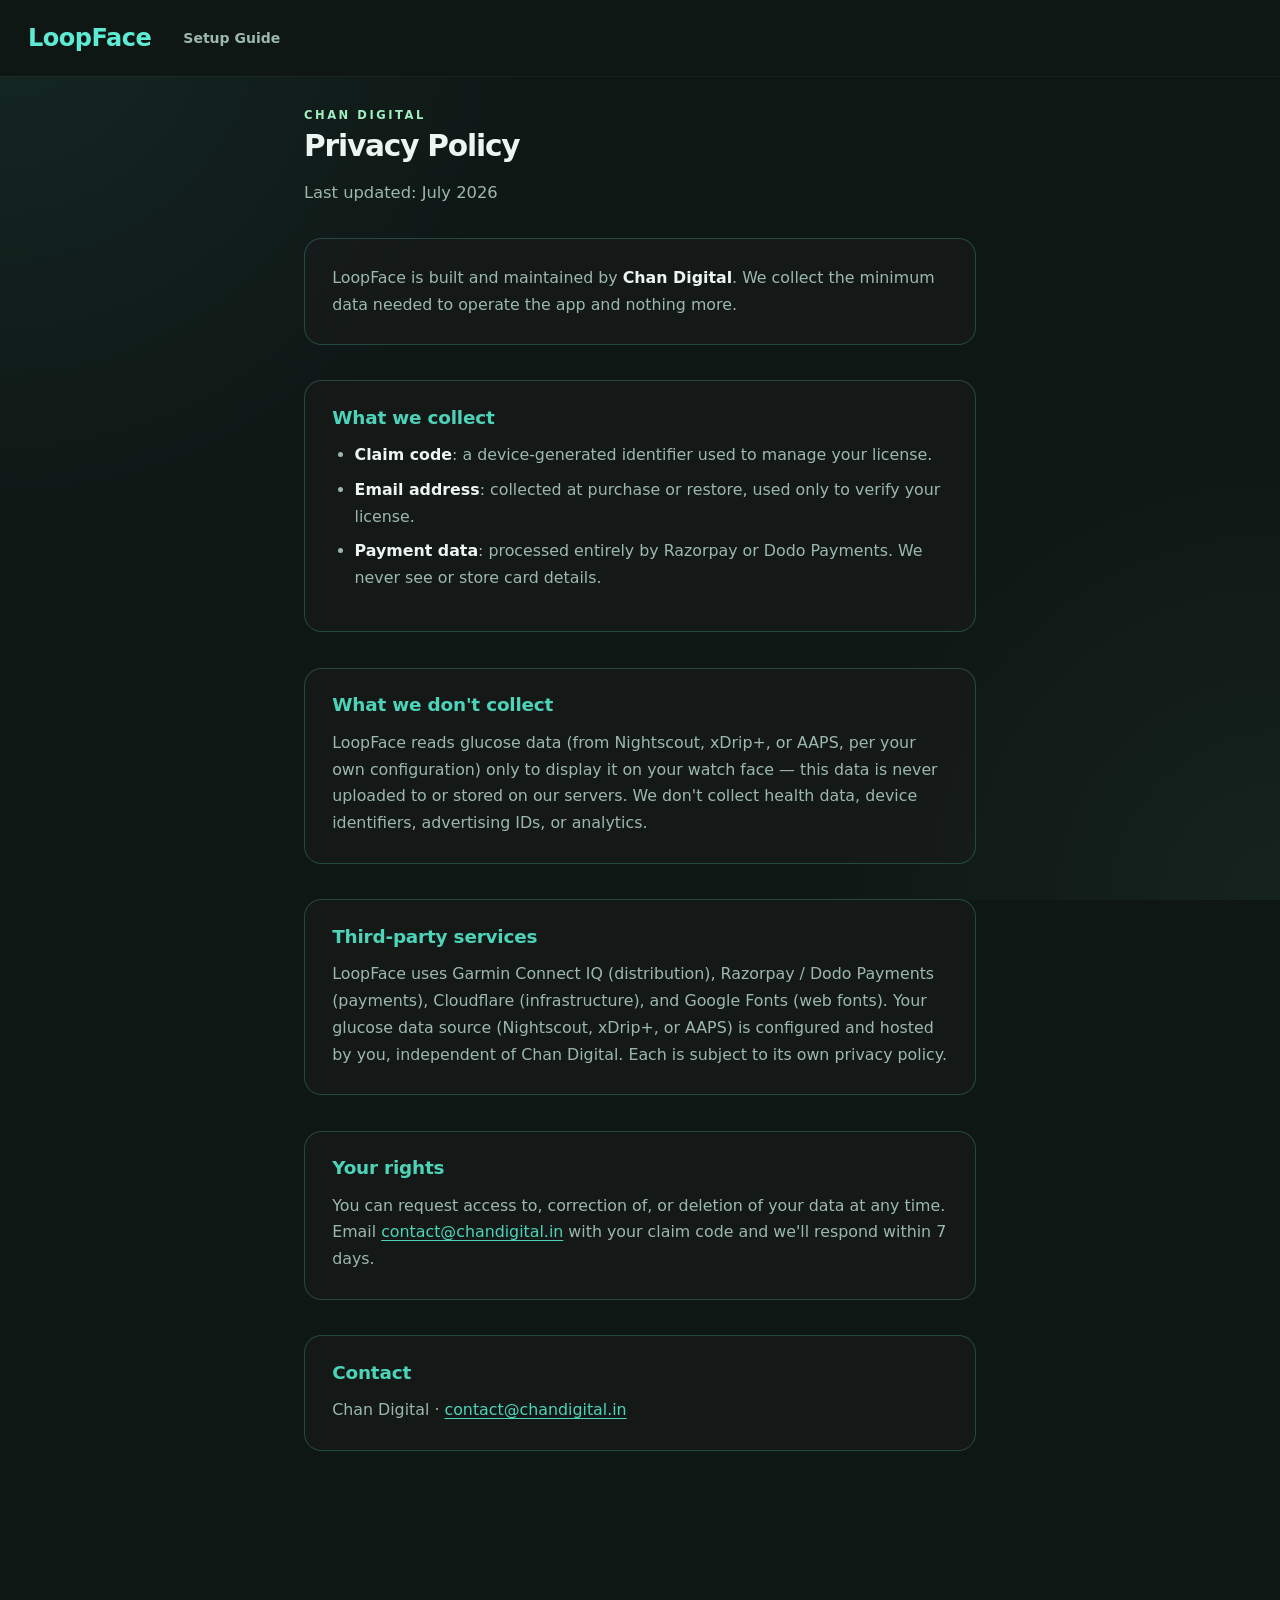
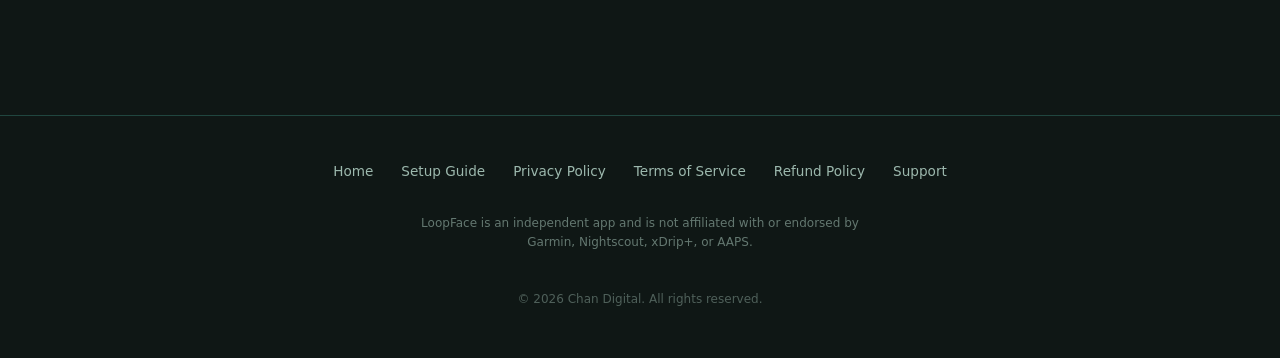
<file: privacy/index.html>
<!doctype html>
<html lang="en">

<head>
  <meta charset="utf-8">
  <meta name="viewport" content="width=device-width, initial-scale=1">
  <title>Privacy Policy | LoopFace</title>
  <meta name="description" content="Privacy Policy for LoopFace, the diabetes data watch face for Garmin devices by Chan Digital.">
  <meta name="robots" content="index, follow">
  <link rel="canonical" href="https://loopface.app/privacy/">
  <link rel="icon" type="image/png" href="../loopface-favicon.png">
  <link rel="apple-touch-icon" href="../loopface-favicon.png">
  <link rel="preconnect" href="https://fonts.googleapis.com">
  <link rel="preconnect" href="https://fonts.gstatic.com" crossorigin>
  <link href="https://fonts.googleapis.com/css2?family=Inter:wght@400;500;600;700;800;900&display=swap" rel="stylesheet">
  <link rel="stylesheet" href="../styles.css">
</head>

<body>
  <header class="topbar">
    <a href="../" class="topbar__brand notranslate" translate="no">LoopFace</a>
    <nav class="topbar__nav">
      <a href="../docs/" class="topbar__nav-link">Setup Guide</a>
    </nav>
  </header>

  <main class="page-shell">
    <div style="max-width:720px;margin:0 auto;padding:0 1.5rem 4rem">

      <section class="manual-chapter">
        <p class="manual-chapter__eyebrow">Chan Digital</p>
        <h2 class="manual-chapter__title">Privacy Policy</h2>
        <p class="manual-chapter__lede">Last updated: July 2026</p>

        <div class="manual-section">
          <p>LoopFace is built and maintained by <strong>Chan Digital</strong>. We collect the minimum data needed to operate the app and nothing more.</p>
        </div>

        <div class="manual-section">
          <h3 class="manual-section__title">What we collect</h3>
          <ul>
            <li><strong>Claim code</strong>: a device-generated identifier used to manage your license.</li>
            <li><strong>Email address</strong>: collected at purchase or restore, used only to verify your license.</li>
            <li><strong>Payment data</strong>: processed entirely by Razorpay or Dodo Payments. We never see or store card details.</li>
          </ul>
        </div>

        <div class="manual-section">
          <h3 class="manual-section__title">What we don't collect</h3>
          <p>LoopFace reads glucose data (from Nightscout, xDrip+, or AAPS, per your own configuration) only to display it on your watch face — this data is never uploaded to or stored on our servers. We don't collect health data, device identifiers, advertising IDs, or analytics.</p>
        </div>

        <div class="manual-section">
          <h3 class="manual-section__title">Third-party services</h3>
          <p>LoopFace uses Garmin Connect IQ (distribution), Razorpay / Dodo Payments (payments), Cloudflare (infrastructure), and Google Fonts (web fonts). Your glucose data source (Nightscout, xDrip+, or AAPS) is configured and hosted by you, independent of Chan Digital. Each is subject to its own privacy policy.</p>
        </div>

        <div class="manual-section">
          <h3 class="manual-section__title">Your rights</h3>
          <p>You can request access to, correction of, or deletion of your data at any time. Email <a href="mailto:contact@chandigital.in">contact@chandigital.in</a> with your claim code and we'll respond within 7 days.</p>
        </div>

        <div class="manual-section">
          <h3 class="manual-section__title">Contact</h3>
          <p>Chan Digital &middot; <a href="mailto:contact@chandigital.in">contact@chandigital.in</a></p>
        </div>
      </section>

    </div>
  </main>

  <footer class="site-footer">
    <nav class="site-footer__links">
      <a href="../">Home</a>
      <a href="../docs/">Setup Guide</a>
      <a href="./">Privacy Policy</a>
      <a href="../terms/">Terms of Service</a>
      <a href="../refund/">Refund Policy</a>
      <a href="mailto:contact@chandigital.in">Support</a>
    </nav>
    <p class="site-footer__legal">LoopFace is an independent app and is not affiliated with or endorsed by Garmin, Nightscout, xDrip+, or AAPS.</p>
    <p class="site-footer__copy">© 2026 Chan Digital. All rights reserved.</p>
  </footer>

</body>
</html>
</file>
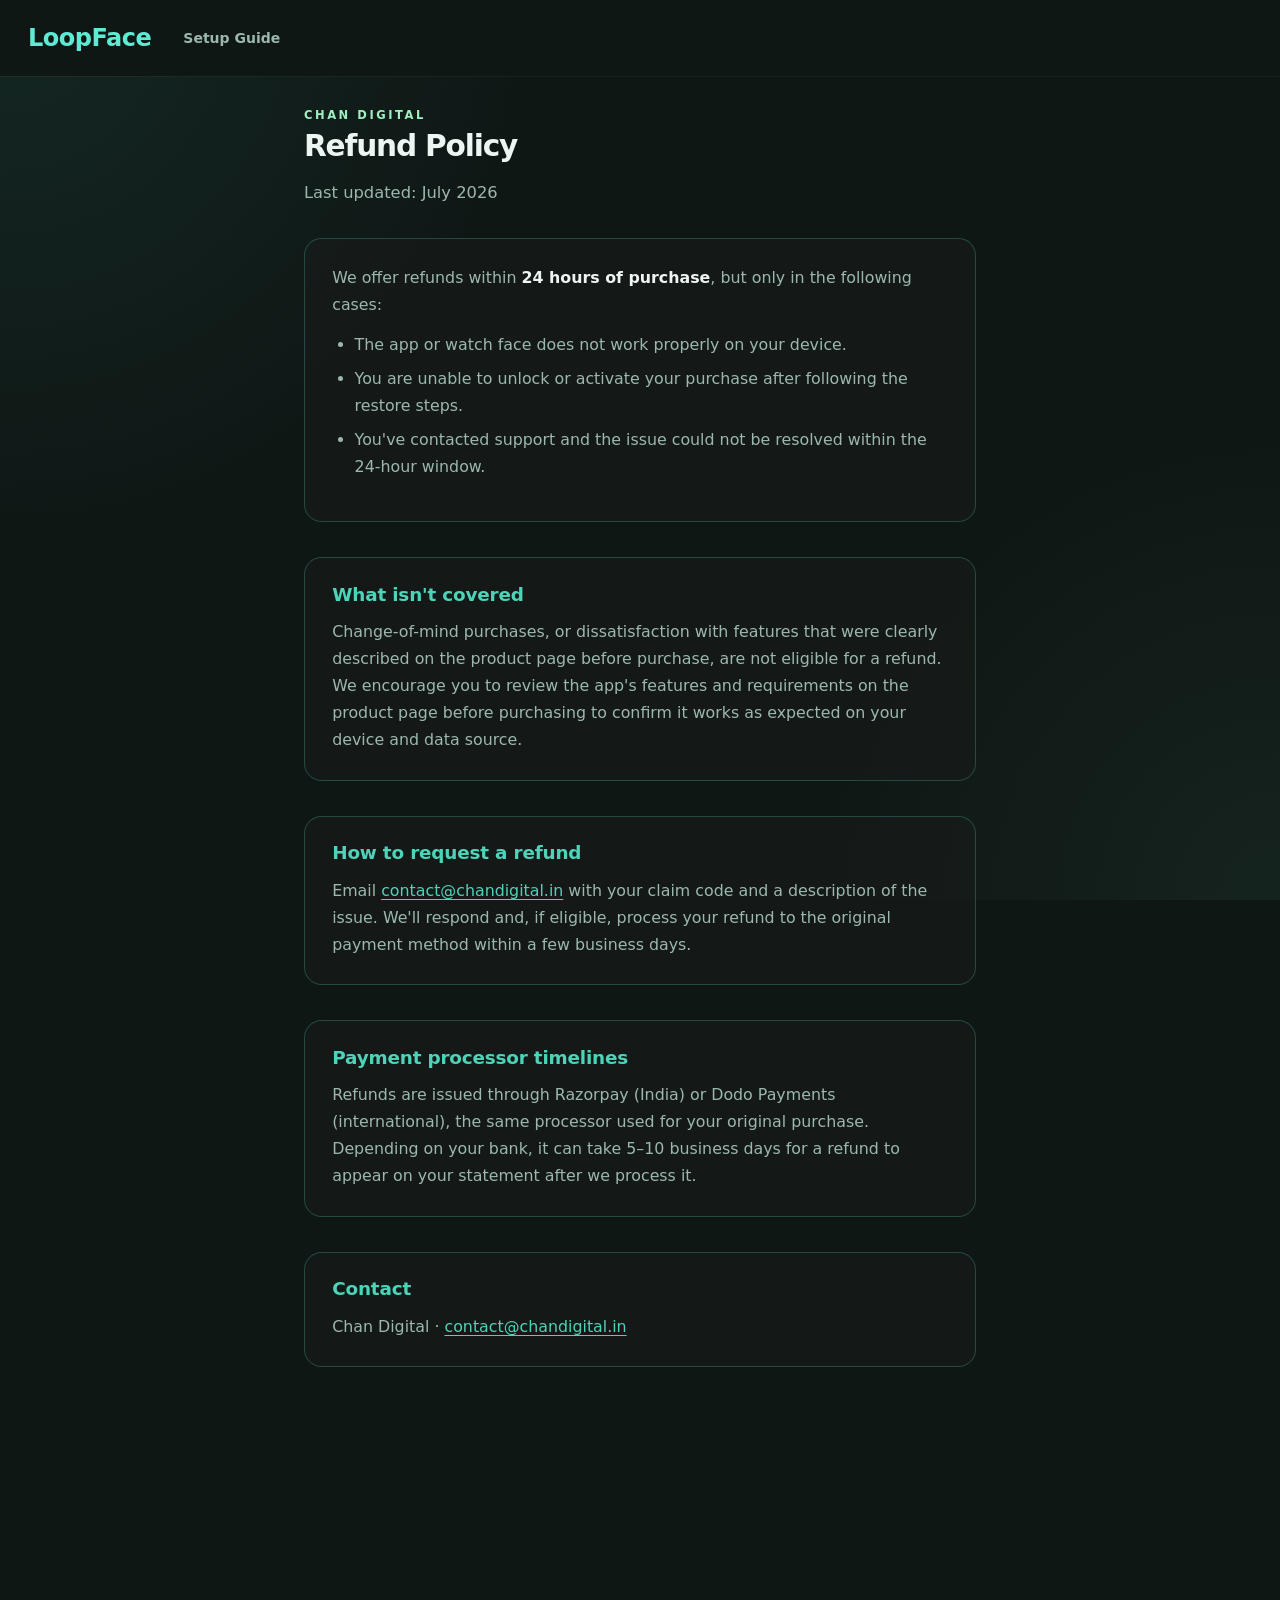
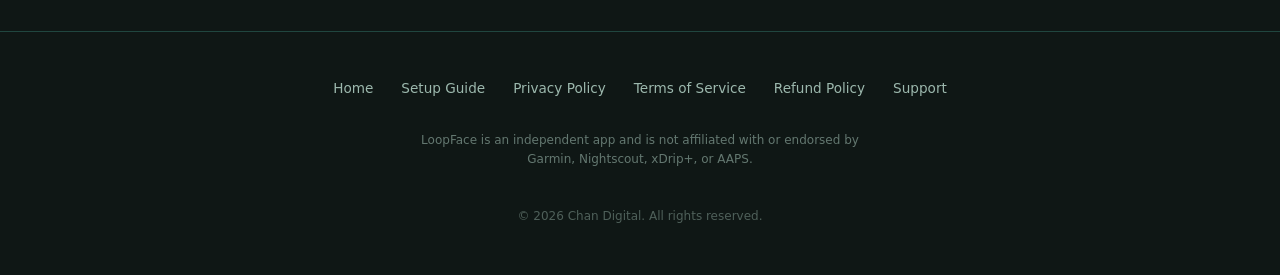
<file: refund/index.html>
<!doctype html>
<html lang="en">

<head>
  <meta charset="utf-8">
  <meta name="viewport" content="width=device-width, initial-scale=1">
  <title>Refund Policy | LoopFace</title>
  <meta name="description" content="Refund Policy for LoopFace, the diabetes data watch face for Garmin devices by Chan Digital.">
  <meta name="robots" content="index, follow">
  <link rel="canonical" href="https://loopface.app/refund/">
  <link rel="icon" type="image/png" href="../loopface-favicon.png">
  <link rel="apple-touch-icon" href="../loopface-favicon.png">
  <link rel="preconnect" href="https://fonts.googleapis.com">
  <link rel="preconnect" href="https://fonts.gstatic.com" crossorigin>
  <link href="https://fonts.googleapis.com/css2?family=Inter:wght@400;500;600;700;800;900&display=swap" rel="stylesheet">
  <link rel="stylesheet" href="../styles.css">
</head>

<body>
  <header class="topbar">
    <a href="../" class="topbar__brand notranslate" translate="no">LoopFace</a>
    <nav class="topbar__nav">
      <a href="../docs/" class="topbar__nav-link">Setup Guide</a>
    </nav>
  </header>

  <main class="page-shell">
    <div style="max-width:720px;margin:0 auto;padding:0 1.5rem 4rem">

      <section class="manual-chapter">
        <p class="manual-chapter__eyebrow">Chan Digital</p>
        <h2 class="manual-chapter__title">Refund Policy</h2>
        <p class="manual-chapter__lede">Last updated: July 2026</p>

        <div class="manual-section">
          <p>We offer refunds within <strong>24 hours of purchase</strong>, but only in the following cases:</p>
          <ul>
            <li>The app or watch face does not work properly on your device.</li>
            <li>You are unable to unlock or activate your purchase after following the restore steps.</li>
            <li>You've contacted support and the issue could not be resolved within the 24-hour window.</li>
          </ul>
        </div>

        <div class="manual-section">
          <h3 class="manual-section__title">What isn't covered</h3>
          <p>Change-of-mind purchases, or dissatisfaction with features that were clearly described on the product page before purchase, are not eligible for a refund. We encourage you to review the app's features and requirements on the product page before purchasing to confirm it works as expected on your device and data source.</p>
        </div>

        <div class="manual-section">
          <h3 class="manual-section__title">How to request a refund</h3>
          <p>Email <a href="mailto:contact@chandigital.in">contact@chandigital.in</a> with your claim code and a description of the issue. We'll respond and, if eligible, process your refund to the original payment method within a few business days.</p>
        </div>

        <div class="manual-section">
          <h3 class="manual-section__title">Payment processor timelines</h3>
          <p>Refunds are issued through Razorpay (India) or Dodo Payments (international), the same processor used for your original purchase. Depending on your bank, it can take 5–10 business days for a refund to appear on your statement after we process it.</p>
        </div>

        <div class="manual-section">
          <h3 class="manual-section__title">Contact</h3>
          <p>Chan Digital &middot; <a href="mailto:contact@chandigital.in">contact@chandigital.in</a></p>
        </div>
      </section>

    </div>
  </main>

  <footer class="site-footer">
    <nav class="site-footer__links">
      <a href="../">Home</a>
      <a href="../docs/">Setup Guide</a>
      <a href="../privacy/">Privacy Policy</a>
      <a href="../terms/">Terms of Service</a>
      <a href="./">Refund Policy</a>
      <a href="mailto:contact@chandigital.in">Support</a>
    </nav>
    <p class="site-footer__legal">LoopFace is an independent app and is not affiliated with or endorsed by Garmin, Nightscout, xDrip+, or AAPS.</p>
    <p class="site-footer__copy">© 2026 Chan Digital. All rights reserved.</p>
  </footer>

</body>
</html>
</file>
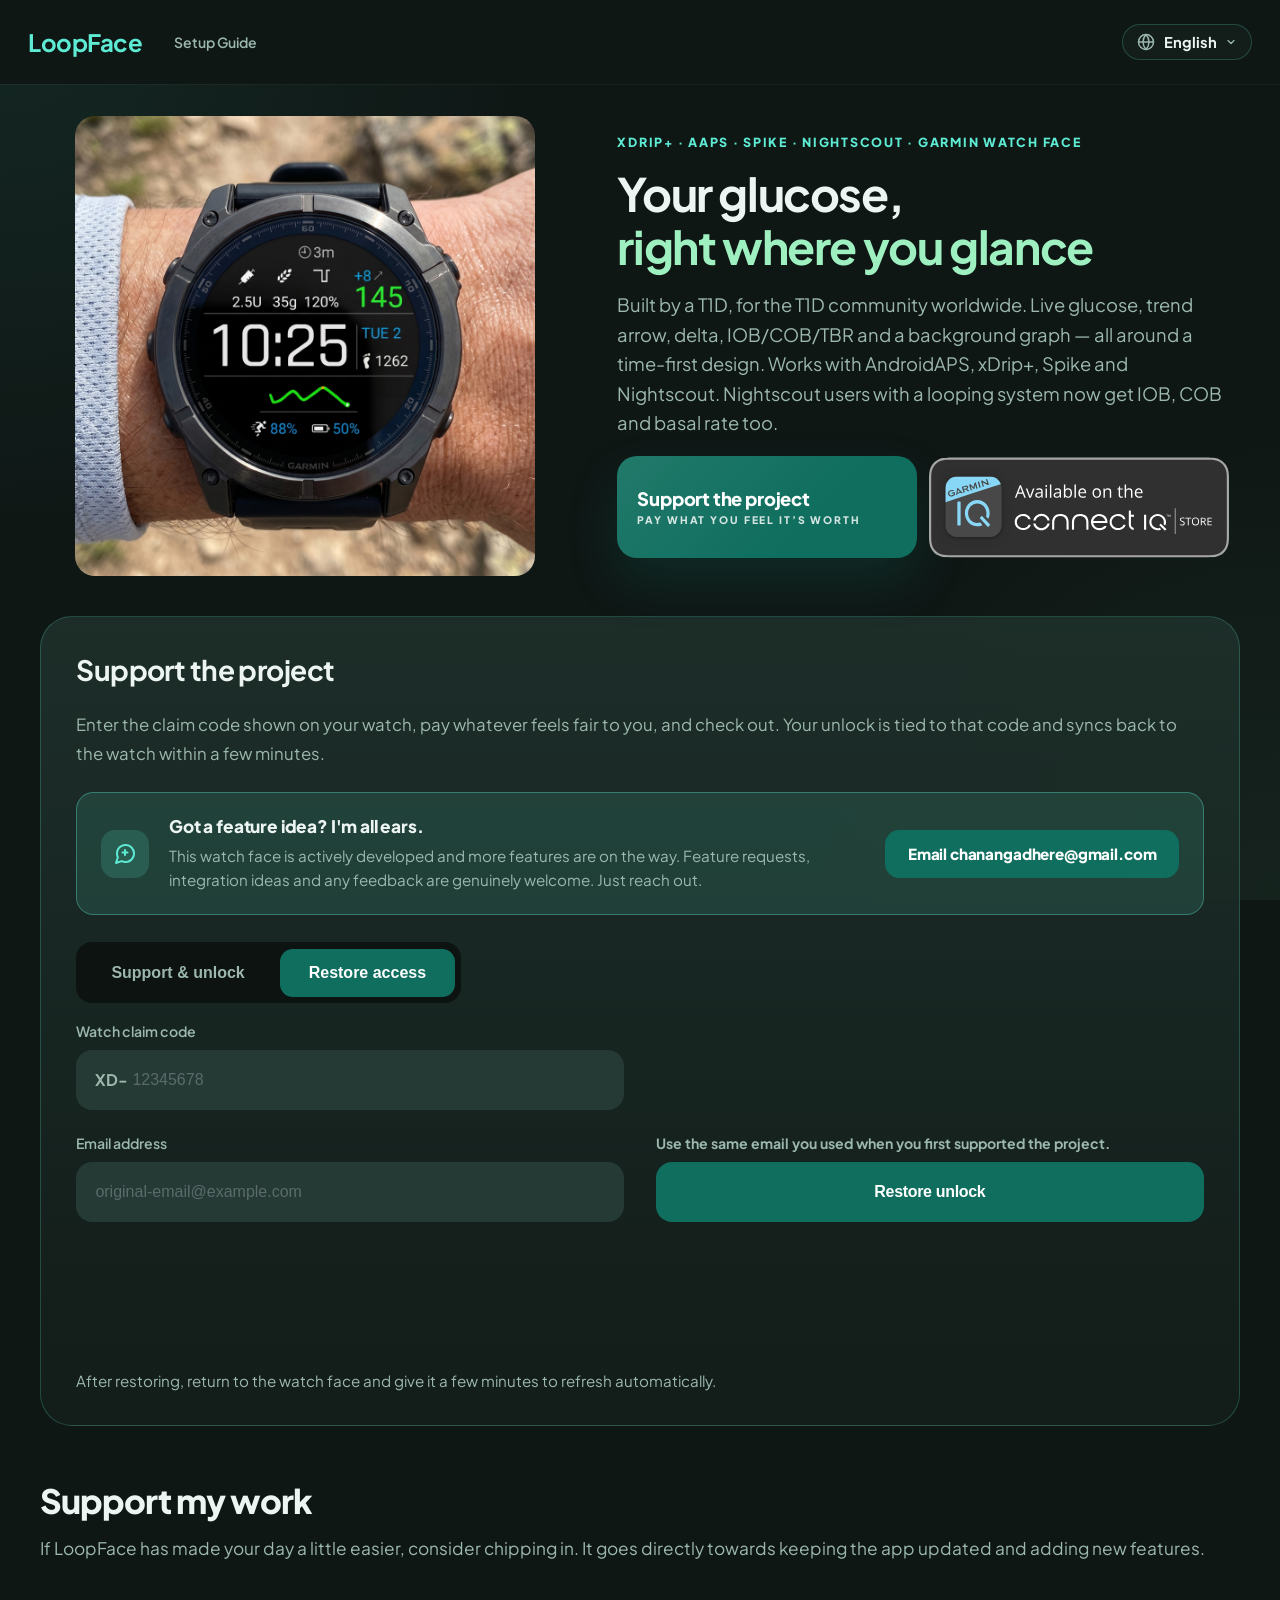
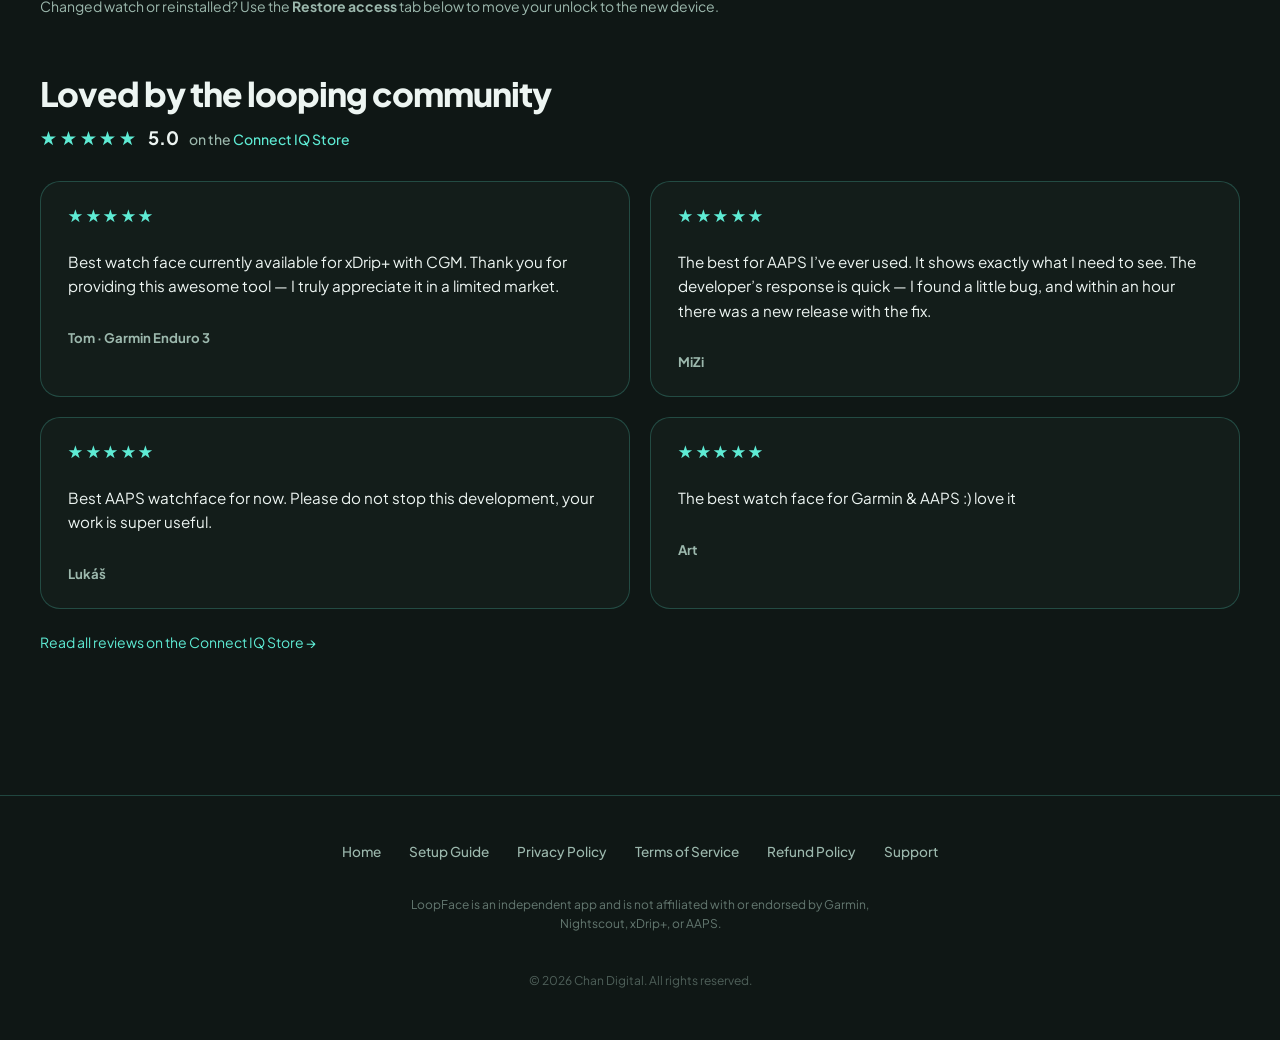
<file: restore/index.html>
<!doctype html>
<html lang="en">

<head>
  <meta charset="utf-8">
  <meta name="viewport" content="width=device-width, initial-scale=1">
  <meta name="robots" content="noindex, follow">
  <link rel="icon" type="image/png" href="../assets/loopface-favicon.png">
  <link rel="apple-touch-icon" href="../assets/loopface-favicon.png">
  <title>Redirecting to Restore</title>
  <meta http-equiv="refresh" content="0; url=../?tab=restore">
  <link rel="preconnect" href="https://fonts.googleapis.com">
  <link rel="preconnect" href="https://fonts.gstatic.com" crossorigin>
  <link href="https://fonts.googleapis.com/css2?family=Plus+Jakarta+Sans:wght@400;500;600;700&display=swap" rel="stylesheet">
  <link rel="stylesheet" href="../styles.css">
</head>

<body>
  <header class="topbar">
    <a class="topbar__brand notranslate" translate="no" href="../">XDRIP+/AAPS</a>

  </header>

  <main class="page-shell">
    <section class="panel panel--narrow">
      <h1 class="panel__title">Opening Restore</h1>
      <p class="page-copy">Redirecting to the restore page&hellip;</p>
    </section>
  </main>

  <script>
    const params = new URLSearchParams(window.location.search);
    params.set("tab", "restore");
    window.location.replace(`../?${params.toString()}`);
  </script>
</body>

</html>
</file>
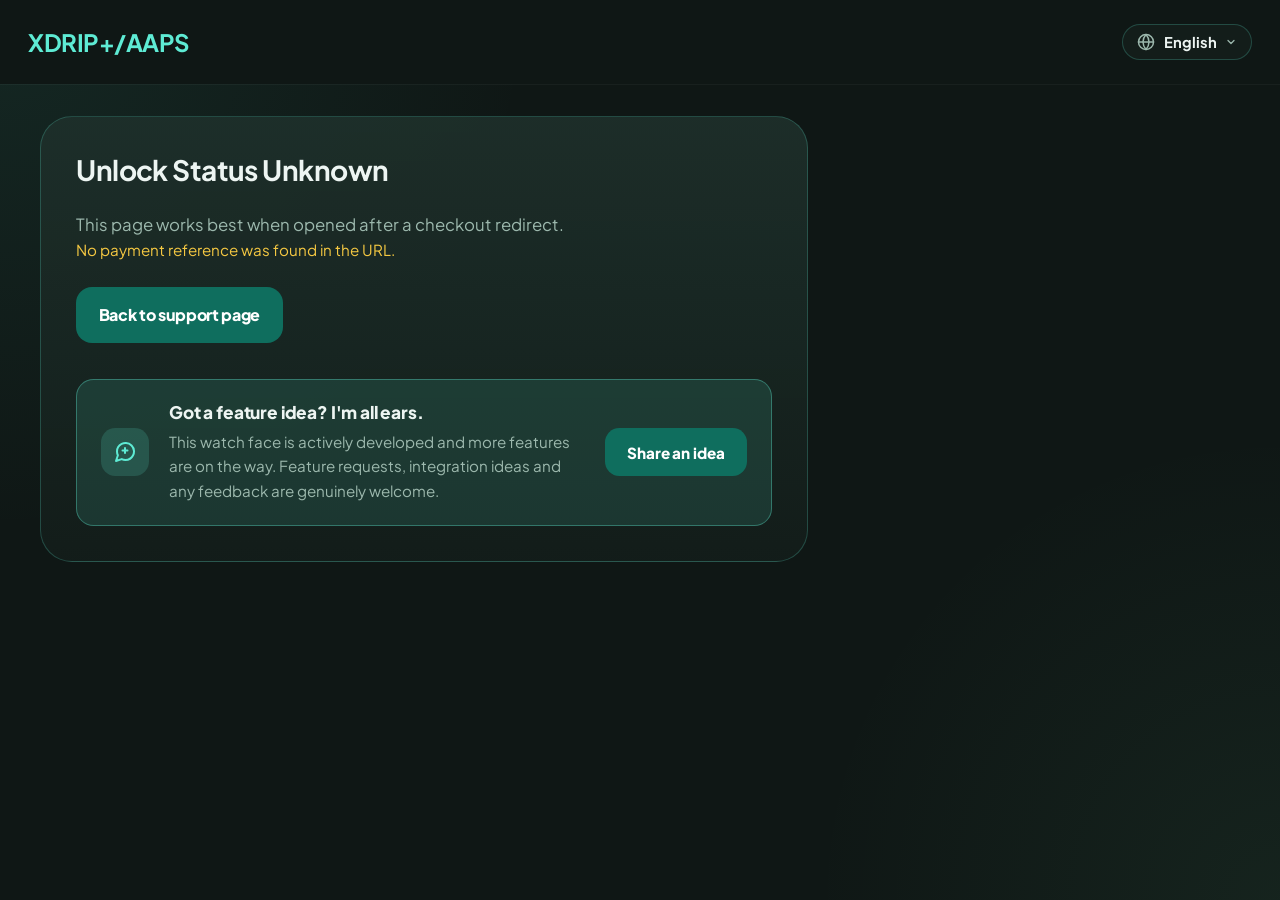
<file: success/index.html>
<!doctype html>
<html lang="en">

<head>
  <meta charset="utf-8">
  <meta name="viewport" content="width=device-width, initial-scale=1">
  <meta name="robots" content="noindex, nofollow">
  <link rel="icon" type="image/png" href="../assets/loopface-favicon.png">
  <link rel="apple-touch-icon" href="../assets/loopface-favicon.png">
  <title>Unlock Status | XDrip+/AAPS Watch Face</title>
  <link rel="preconnect" href="https://fonts.googleapis.com">
  <link rel="preconnect" href="https://fonts.gstatic.com" crossorigin>
  <link href="https://fonts.googleapis.com/css2?family=Plus+Jakarta+Sans:wght@400;500;600;700&display=swap" rel="stylesheet">
  <link rel="stylesheet" href="../styles.css">
</head>

<body>
  <header class="topbar">
    <a class="topbar__brand notranslate" translate="no" href="../">XDRIP+/AAPS</a>

    <div class="topbar__lang" data-lang-picker></div>
  </header>

  <main class="page-shell">
    <section class="panel panel--narrow">
      <h1 id="success-title" class="panel__title">Confirming your support&hellip;</h1>
      <p id="success-copy" class="page-copy">
        We're confirming your support and preparing the unlock. Please keep this page open for a moment.
      </p>
      <p id="success-status" class="helper-note">
        Finalizing checkout...
      </p>
      <div class="action-row">
        <a class="action-link action-link--primary" href="../">Back to support page</a>
      </div>

      <div class="feedback-callout feedback-callout--standalone">
        <span class="feedback-callout__icon" aria-hidden="true">
          <svg viewBox="0 0 24 24" fill="none" stroke="currentColor" stroke-width="2" stroke-linecap="round" stroke-linejoin="round">
            <path d="M21 11.5a8.38 8.38 0 0 1-.9 3.8 8.5 8.5 0 0 1-7.6 4.7 8.38 8.38 0 0 1-3.8-.9L3 21l1.9-5.7a8.38 8.38 0 0 1-.9-3.8 8.5 8.5 0 0 1 4.7-7.6 8.38 8.38 0 0 1 3.8-.9h.5a8.48 8.48 0 0 1 8 8v.5z" />
            <path d="M12 8v5M9.5 10.5h5" />
          </svg>
        </span>
        <div class="feedback-callout__text">
          <h3 class="feedback-callout__title" id="feedback-title">Got a feature idea? I'm all ears.</h3>
          <p class="feedback-callout__copy" id="feedback-copy">
            This watch face is actively developed and more features are on the way. Feature requests,
            integration ideas and any feedback are genuinely welcome.
          </p>
        </div>
        <a class="feedback-callout__cta" href="mailto:chanangadhere@gmail.com?subject=XDrip%2FAAPS%20Watch%20Face%20%E2%80%94%20feedback%20%26%20feature%20request">
          Share an idea
        </a>
      </div>
    </section>
  </main>

  <script src="../app.js"></script>
  <script src="../i18n.js"></script>
  <script>
    const successTitle = document.getElementById("success-title");
    const successCopy = document.getElementById("success-copy");
    const successStatus = document.getElementById("success-status");

    // PayPal redirect appends ?token=<orderId>&PayerID=... to the return URL.
    const paypalToken = query("token").trim();
    // Dodo Payments appends payment_id/status/email to the return URL.
    const dodoPaymentId = query("payment_id").trim();
    const dodoStatus = query("status").trim().toLowerCase();
    // Razorpay appends razorpay_payment_link_reference_id (the claim code) on return.
    const razorpayClaimCode = query("razorpay_payment_link_reference_id").trim().toUpperCase();
    const directClaimCode = query("code").trim().toUpperCase();
    const claimCode = directClaimCode || razorpayClaimCode;

    function setMessage(title, copy, status, kind) {
      if (title) {
        successTitle.textContent = title;
      }
      successCopy.innerHTML = copy;
      successStatus.textContent = status;
      successStatus.className = `helper-note helper-note--${kind}`;
    }

    const PAID_COPY = "Thank you for supporting development! Return to the watch face — it unlocks itself automatically within a few minutes once it next syncs.";
    const NOT_CHARGED_COPY = "We couldn't complete the checkout, so <strong>you have not been charged</strong>. Please go back and try again.";

    // Switch the feedback callout to a "thank you" tone only once a payment is confirmed.
    function markSupported() {
      const title = document.getElementById("feedback-title");
      const copy = document.getElementById("feedback-copy");
      if (title) {
        title.textContent = "Thanks for supporting it! What should I build next?";
      }
      if (copy) {
        copy.textContent = "More features are on the way. Feature requests, integration ideas and any feedback are genuinely welcome \u2014 I'd love to hear what would make this more useful for you.";
      }
    }

    async function pollLicensePaid(code) {
      const maxAttempts = 10;
      for (let attempt = 0; attempt < maxAttempts; attempt++) {
        try {
          const response = await fetch(`${API_BASE}/api/license/status?code=${encodeURIComponent(code)}`);
          if (response.ok) {
            const data = await response.json();
            if (data && data.licenseState === "paid") {
              return true;
            }
          }
        } catch (_) {
          // ignore and retry
        }
        await new Promise((resolve) => setTimeout(resolve, 2000));
      }
      return false;
    }

    async function finalizeCheckout() {
      // PayPal: capture the approved order, then mark paid.
      if (paypalToken) {
        try {
          await postJson("/api/paypal/capture-order", { orderId: paypalToken });
          setMessage("Support Received", PAID_COPY, "PayPal checkout confirmed.", "ok");
          markSupported();
        } catch (error) {
          setMessage("Checkout Not Completed", NOT_CHARGED_COPY, error.message, "warn");
        }
        return;
      }

      // Dodo Payments: confirm against backend state via the webhook.
      if (dodoPaymentId || claimCode) {
        if (dodoStatus && dodoStatus !== "succeeded") {
          setMessage(
            "Checkout Not Completed",
            NOT_CHARGED_COPY,
            `Dodo Payments reported status: ${dodoStatus}.`,
            "warn"
          );
          return;
        }
        if (!claimCode) {
          setMessage(
            "Unlock Status Unknown",
            "The checkout returned successfully, but the claim code was missing from the return URL.",
            "Please reopen the support page from your watch face and try again.",
            "warn"
          );
          return;
        }
        setMessage(null, "Thanks for supporting the project. We're confirming everything with our servers&hellip;", "Waiting for payment confirmation\u2026", "ok");
        markSupported();
        const paid = await pollLicensePaid(claimCode);
        if (paid) {
          setMessage("Support Received", PAID_COPY, "Dodo Payments checkout confirmed.", "ok");
        } else {
          setMessage(
            "Almost there&hellip;",
            "Your payment was received and we're still finalizing the unlock. The watch face should unlock automatically once it syncs in a minute or two.",
            "Still finalizing \u2014 this can take a few extra seconds.",
            "warn"
          );
        }
        return;
      }

      setMessage(
        "Unlock Status Unknown",
        "This page works best when opened after a checkout redirect.",
        "No payment reference was found in the URL.",
        "warn"
      );
    }

    finalizeCheckout();
  </script>
</body>

</html>
</file>
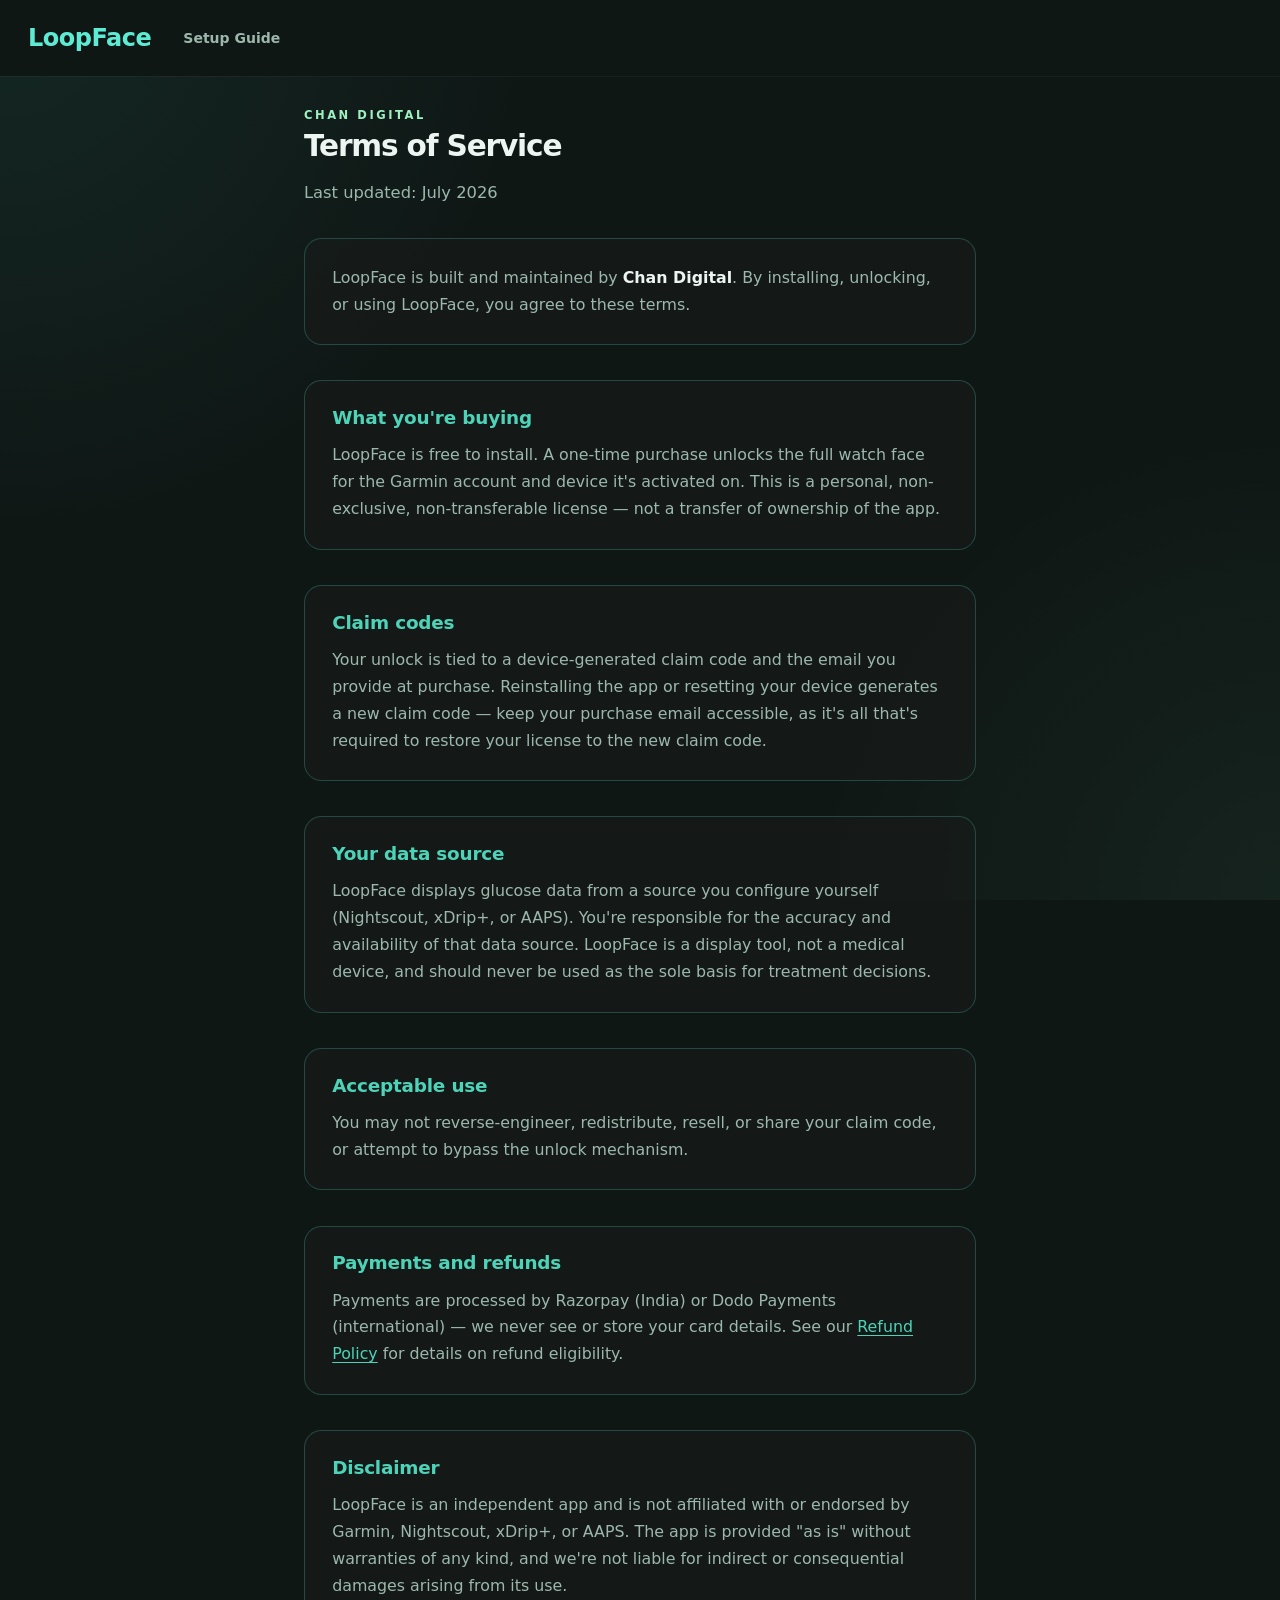
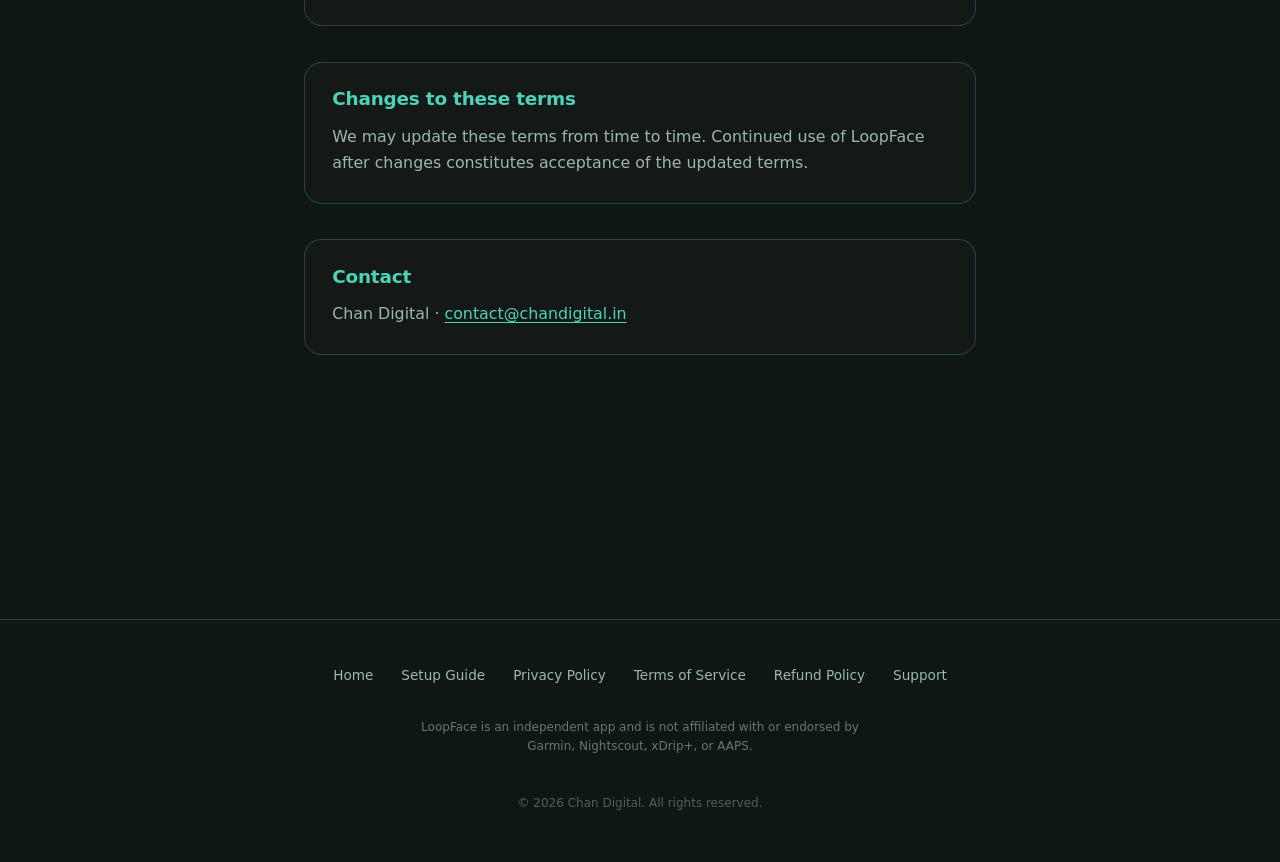
<file: terms/index.html>
<!doctype html>
<html lang="en">

<head>
  <meta charset="utf-8">
  <meta name="viewport" content="width=device-width, initial-scale=1">
  <title>Terms of Service | LoopFace</title>
  <meta name="description" content="Terms of Service for LoopFace, the diabetes data watch face for Garmin devices by Chan Digital.">
  <meta name="robots" content="index, follow">
  <link rel="canonical" href="https://loopface.app/terms/">
  <link rel="icon" type="image/png" href="../loopface-favicon.png">
  <link rel="apple-touch-icon" href="../loopface-favicon.png">
  <link rel="preconnect" href="https://fonts.googleapis.com">
  <link rel="preconnect" href="https://fonts.gstatic.com" crossorigin>
  <link href="https://fonts.googleapis.com/css2?family=Inter:wght@400;500;600;700;800;900&display=swap" rel="stylesheet">
  <link rel="stylesheet" href="../styles.css">
</head>

<body>
  <header class="topbar">
    <a href="../" class="topbar__brand notranslate" translate="no">LoopFace</a>
    <nav class="topbar__nav">
      <a href="../docs/" class="topbar__nav-link">Setup Guide</a>
    </nav>
  </header>

  <main class="page-shell">
    <div style="max-width:720px;margin:0 auto;padding:0 1.5rem 4rem">

      <section class="manual-chapter">
        <p class="manual-chapter__eyebrow">Chan Digital</p>
        <h2 class="manual-chapter__title">Terms of Service</h2>
        <p class="manual-chapter__lede">Last updated: July 2026</p>

        <div class="manual-section">
          <p>LoopFace is built and maintained by <strong>Chan Digital</strong>. By installing, unlocking, or using LoopFace, you agree to these terms.</p>
        </div>

        <div class="manual-section">
          <h3 class="manual-section__title">What you're buying</h3>
          <p>LoopFace is free to install. A one-time purchase unlocks the full watch face for the Garmin account and device it's activated on. This is a personal, non-exclusive, non-transferable license — not a transfer of ownership of the app.</p>
        </div>

        <div class="manual-section">
          <h3 class="manual-section__title">Claim codes</h3>
          <p>Your unlock is tied to a device-generated claim code and the email you provide at purchase. Reinstalling the app or resetting your device generates a new claim code — keep your purchase email accessible, as it's all that's required to restore your license to the new claim code.</p>
        </div>

        <div class="manual-section">
          <h3 class="manual-section__title">Your data source</h3>
          <p>LoopFace displays glucose data from a source you configure yourself (Nightscout, xDrip+, or AAPS). You're responsible for the accuracy and availability of that data source. LoopFace is a display tool, not a medical device, and should never be used as the sole basis for treatment decisions.</p>
        </div>

        <div class="manual-section">
          <h3 class="manual-section__title">Acceptable use</h3>
          <p>You may not reverse-engineer, redistribute, resell, or share your claim code, or attempt to bypass the unlock mechanism.</p>
        </div>

        <div class="manual-section">
          <h3 class="manual-section__title">Payments and refunds</h3>
          <p>Payments are processed by Razorpay (India) or Dodo Payments (international) — we never see or store your card details. See our <a href="../refund/">Refund Policy</a> for details on refund eligibility.</p>
        </div>

        <div class="manual-section">
          <h3 class="manual-section__title">Disclaimer</h3>
          <p>LoopFace is an independent app and is not affiliated with or endorsed by Garmin, Nightscout, xDrip+, or AAPS. The app is provided "as is" without warranties of any kind, and we're not liable for indirect or consequential damages arising from its use.</p>
        </div>

        <div class="manual-section">
          <h3 class="manual-section__title">Changes to these terms</h3>
          <p>We may update these terms from time to time. Continued use of LoopFace after changes constitutes acceptance of the updated terms.</p>
        </div>

        <div class="manual-section">
          <h3 class="manual-section__title">Contact</h3>
          <p>Chan Digital &middot; <a href="mailto:contact@chandigital.in">contact@chandigital.in</a></p>
        </div>
      </section>

    </div>
  </main>

  <footer class="site-footer">
    <nav class="site-footer__links">
      <a href="../">Home</a>
      <a href="../docs/">Setup Guide</a>
      <a href="../privacy/">Privacy Policy</a>
      <a href="./">Terms of Service</a>
      <a href="../refund/">Refund Policy</a>
      <a href="mailto:contact@chandigital.in">Support</a>
    </nav>
    <p class="site-footer__legal">LoopFace is an independent app and is not affiliated with or endorsed by Garmin, Nightscout, xDrip+, or AAPS.</p>
    <p class="site-footer__copy">© 2026 Chan Digital. All rights reserved.</p>
  </footer>

</body>
</html>
</file>
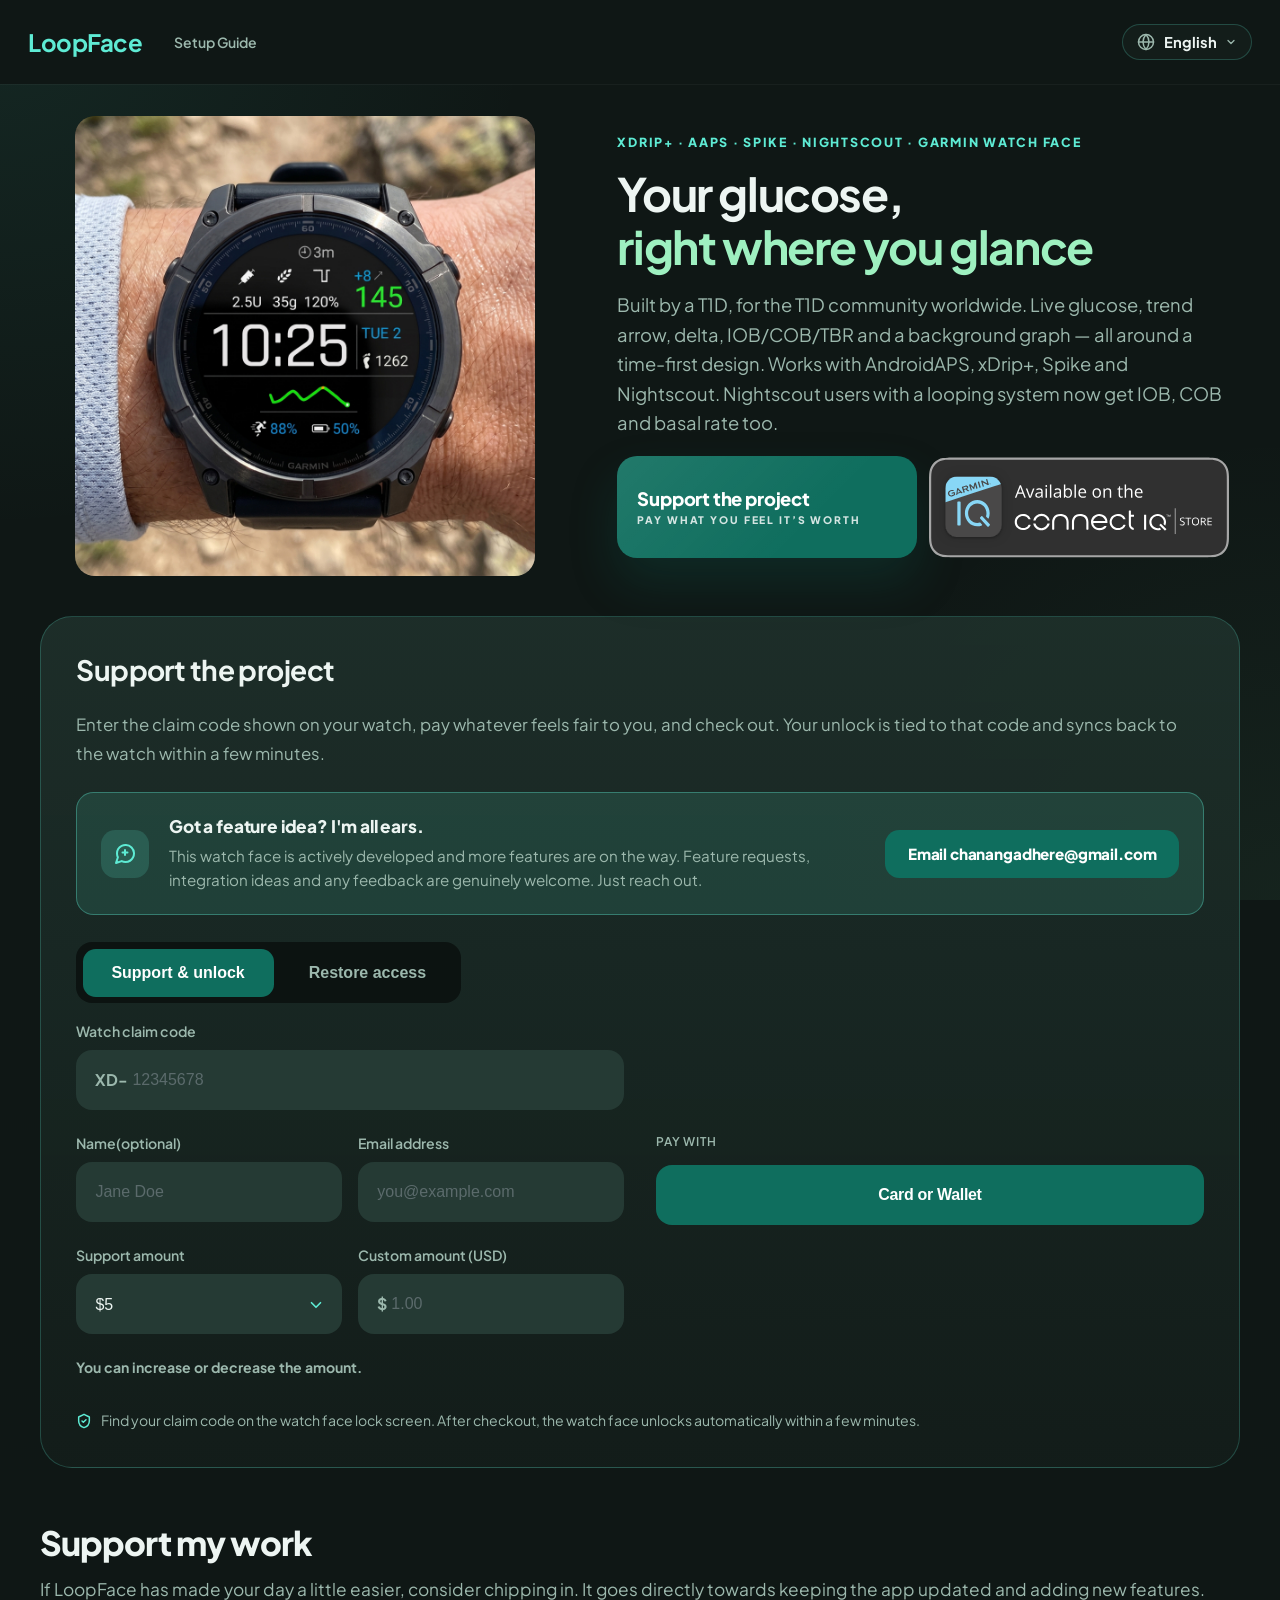
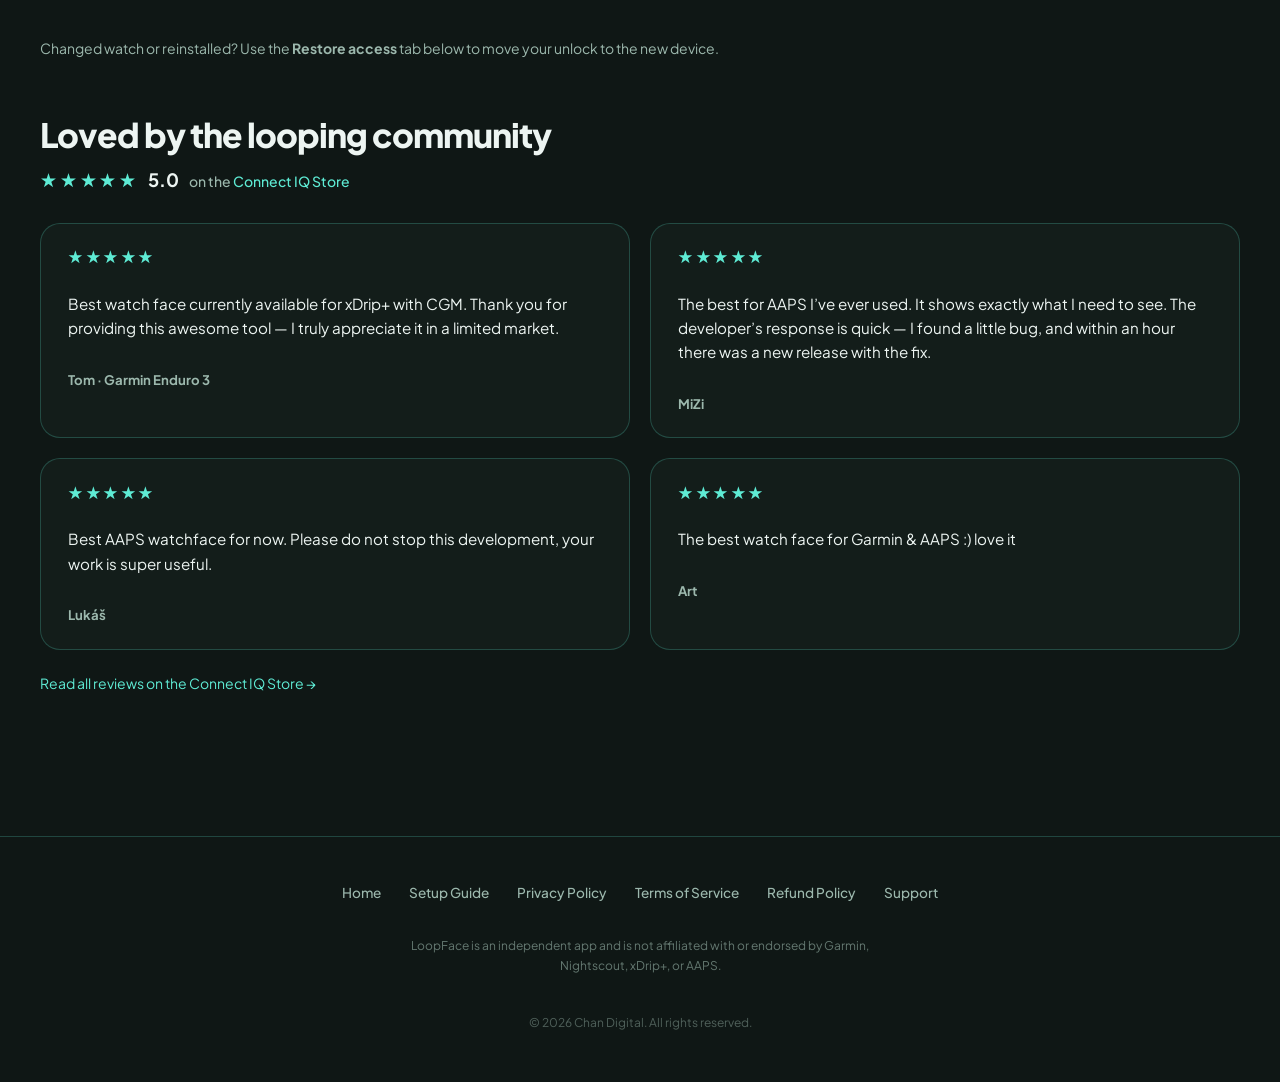
<file: unlock/index.html>
<!doctype html>
<html lang="en">

<head>
  <meta charset="utf-8">
  <meta name="viewport" content="width=device-width, initial-scale=1">
  <meta name="robots" content="noindex, follow">
  <link rel="icon" type="image/png" href="../assets/loopface-favicon.png">
  <link rel="apple-touch-icon" href="../assets/loopface-favicon.png">
  <title>Redirecting to Unlock</title>
  <meta http-equiv="refresh" content="0; url=../?tab=unlock">
  <link rel="preconnect" href="https://fonts.googleapis.com">
  <link rel="preconnect" href="https://fonts.gstatic.com" crossorigin>
  <link href="https://fonts.googleapis.com/css2?family=Plus+Jakarta+Sans:wght@400;500;600;700&display=swap" rel="stylesheet">
  <link rel="stylesheet" href="../styles.css">
</head>

<body>
  <header class="topbar">
    <a class="topbar__brand notranslate" translate="no" href="../">XDRIP+/AAPS</a>

  </header>

  <main class="page-shell">
    <section class="panel panel--narrow">
      <h1 class="panel__title">Opening Unlock</h1>
      <p class="page-copy">Redirecting to the unlock page&hellip;</p>
    </section>
  </main>

  <script>
    const params = new URLSearchParams(window.location.search);
    params.set("tab", "unlock");
    window.location.replace(`../?${params.toString()}`);
  </script>
</body>

</html>
</file>
<file: styles.css>
:root {
    color-scheme: dark;
    /* Surfaces */
    --bg: #0f1715;
    --surface-lowest: #0c1311;
    --surface-low: #131d1a;
    --surface: #182622;
    --surface-high: #1e302b;
    --surface-highest: #253a34;

    /* Text on dark surfaces — all meet WCAG AA 4.5:1 on --bg / --surface-* */
    --ink: #edf5f2;
    --muted: #9cb8ad;

    /* Accent colors — use ONLY on dark backgrounds, never on teal/green fills */
    --accent: #5eebd4;
    --accent-green: #9ef0c0;

    /* Filled teal surfaces (buttons, price card, active tab) */
    --primary-strong: #0f6e5e;
    --on-primary: #ffffff;
    --on-primary-muted: rgba(255, 255, 255, 0.82);

    /* Filled green surfaces (secondary button) */
    --secondary-strong: #1a7344;
    --on-secondary: #ffffff;

    /* Decorative / borders — not for text-on-text pairings */
    --primary: #4dd4b8;
    --primary-soft-bg: rgba(77, 212, 184, 0.14);
    --outline: rgba(94, 235, 212, 0.22);

    /* Status — tuned for dark backgrounds */
    --ok: #9ef0c0;
    --warn: #f5c842;
    --alert: #f09090;

    /* Legacy aliases kept for unused FAQ/manual rules */
    --primary-ink: var(--on-primary);
    --secondary: var(--accent-green);
    --secondary-ink: var(--on-secondary);

    --body-font: "Plus Jakarta Sans", system-ui, -apple-system, BlinkMacSystemFont, "Segoe UI", sans-serif;
}

* {
    box-sizing: border-box;
}

html,
body {
    margin: 0;
    min-height: 100%;
}

body {
    font-family: var(--body-font);
    background-color: var(--bg);
    background-image:
        radial-gradient(circle at top left, rgba(77, 212, 184, 0.09), transparent 34%),
        radial-gradient(circle at bottom right, rgba(125, 232, 168, 0.06), transparent 30%);
    background-attachment: fixed;
    color: var(--ink);
}

a {
    color: inherit;
    text-decoration: none;
}

img {
    max-width: 100%;
    display: block;
}

.topbar {
    position: sticky;
    top: 0;
    z-index: 10;
    display: flex;
    align-items: center;
    gap: 2rem;
    padding: 1.5rem 1.75rem;
    background: var(--bg);
    box-shadow: 0 1px 0 rgba(255, 255, 255, 0.04);
}

.topbar__brand {
    font-size: 1.5rem;
    font-weight: 700;
    letter-spacing: -0.02em;
    color: var(--accent);
}

.topbar__nav {
    display: flex;
    gap: 1.5rem;
}

.topbar__nav-link {
    font-size: .875rem;
    font-weight: 600;
    color: var(--muted);
    transition: color .15s;
}
.topbar__nav-link:hover,
.topbar__nav-link--active {
    color: var(--ink);
}

.topbar__lang {
    margin-left: auto;
    position: relative;
}

.lang-button {
    display: inline-flex;
    align-items: center;
    gap: 0.55rem;
    padding: 0.5rem 0.85rem;
    border: 1px solid var(--outline);
    border-radius: 999px;
    background: var(--surface-low);
    color: var(--ink);
    font-family: inherit;
    font-size: 0.92rem;
    font-weight: 700;
    line-height: 1;
    cursor: pointer;
    transition: border-color 160ms ease, background 160ms ease, color 160ms ease;
}

.lang-button:hover {
    border-color: var(--accent);
    color: var(--accent);
}

.lang-button__icon {
    color: var(--muted);
    flex-shrink: 0;
}

.lang-button:hover .lang-button__icon {
    color: var(--accent);
}

.lang-button__chevron {
    color: var(--muted);
    flex-shrink: 0;
    transition: transform 160ms ease;
}

.lang-button[aria-expanded="true"] .lang-button__chevron {
    transform: rotate(180deg);
}

.lang-panel {
    position: absolute;
    top: calc(100% + 0.6rem);
    right: 0;
    z-index: 30;
    display: flex;
    flex-wrap: wrap;
    gap: 0.45rem;
    min-width: 360px;
    max-width: min(560px, calc(100vw - 2rem));
    padding: 0.75rem;
    border: 1px solid var(--outline);
    border-radius: 1rem;
    background: var(--surface);
    box-shadow: 0 24px 48px rgba(0, 0, 0, 0.45);
}

.lang-panel[hidden] {
    display: none;
}

.lang-pill {
    border: 1px solid transparent;
    border-radius: 0.65rem;
    padding: 0.55rem 0.95rem;
    background: var(--surface-high);
    color: var(--ink);
    font-family: inherit;
    font-size: 0.88rem;
    font-weight: 600;
    line-height: 1;
    white-space: nowrap;
    cursor: pointer;
    transition: background 160ms ease, color 160ms ease, border-color 160ms ease;
}

.lang-pill:hover {
    background: var(--surface-highest);
    border-color: var(--accent);
}

.lang-pill--active {
    background: var(--primary-strong);
    color: var(--on-primary);
    border-color: var(--primary-strong);
}

/* Hide Google Translate's injected UI; we drive it from our own picker */
#google_translate_element,
.skiptranslate iframe,
.goog-te-banner-frame,
.goog-te-gadget,
.goog-tooltip,
.goog-tooltip:hover,
.goog-text-highlight {
    display: none !important;
    visibility: hidden !important;
}

/* Google Translate sets body { position: relative; top: 40px; } via inline
   styles to make room for its (now hidden) banner. Override both so the
   document doesn't get pushed down or shift its painting origin. */
body.translated-ltr,
body.translated-rtl,
body[style*="top:"] {
    position: static !important;
    top: 0 !important;
}

font[style*="background-color"] {
    background-color: transparent !important;
    box-shadow: none !important;
}

.topbar__tab {
    display: inline-flex;
    align-items: center;
    padding-bottom: 0.35rem;
    border-bottom: 2px solid var(--accent);
    color: var(--accent);
    font-weight: 700;
    font-size: 1.05rem;
    transition: color 160ms ease, opacity 160ms ease;
}

.topbar__tab--dim {
    border-bottom-color: transparent;
    color: var(--muted);
}

.topbar__tab--dim:hover {
    color: var(--ink);
    opacity: 1;
}

/* ── FAQ ──────────────────────────────────────────── */

.faq-section {
    margin-bottom: 2.5rem;
}

.faq-section__heading {
    margin: 0 0 1rem;
    font-size: 0.72rem;
    font-weight: 800;
    letter-spacing: 0.18em;
    text-transform: uppercase;
    color: var(--secondary);
}

.faq-item {
    border-bottom: 1px solid var(--outline);
}

.faq-item:first-of-type {
    border-top: 1px solid var(--outline);
}

.faq-item summary {
    list-style: none;
    display: flex;
    align-items: center;
    justify-content: space-between;
    gap: 1rem;
    padding: 1.2rem 0;
    font-size: 1.05rem;
    font-weight: 700;
    cursor: pointer;
    color: var(--ink);
    user-select: none;
}

.faq-item summary::-webkit-details-marker {
    display: none;
}

.faq-item summary::after {
    content: "+";
    flex-shrink: 0;
    font-size: 1.4rem;
    font-weight: 400;
    color: var(--muted);
    line-height: 1;
    transition: transform 200ms ease;
}

.faq-item[open] summary::after {
    transform: rotate(45deg);
}

.faq-item__body {
    padding: 0 0 1.4rem;
    color: var(--muted);
    font-size: 1rem;
    line-height: 1.7;
}

.faq-item__body p {
    margin: 0 0 0.75rem;
}

.faq-item__body p:last-child {
    margin-bottom: 0;
}

.faq-item__body ol,
.faq-item__body ul {
    margin: 0.5rem 0 0;
    padding-left: 1.4rem;
}

.faq-item__body li {
    margin-bottom: 0.4rem;
}

.faq-item__body a {
    color: var(--primary);
    text-decoration: underline;
    text-underline-offset: 3px;
}

.faq-item__body code {
    background: var(--surface-high);
    border-radius: 0.4rem;
    padding: 0.15em 0.45em;
    font-size: 0.9em;
    color: var(--secondary);
}

.page-shell {
    width: min(1200px, calc(100% - 3rem));
    margin: 0 auto;
    padding: 2rem 0 4rem;
}

.hero {
    display: grid;
    grid-template-columns: minmax(300px, 0.85fr) minmax(360px, 1fr);
    gap: 3rem;
    align-items: stretch;
    margin-bottom: 2.5rem;
}

.hero__media {
    display: flex;
    justify-content: center;
    align-items: stretch;
}

.hero__image-card {
    width: 100%;
    max-width: 460px;
    min-height: 26rem;
    background: var(--surface-low);
    border-radius: 1.25rem;
    overflow: hidden;
    position: relative;
    isolation: isolate;
}

.hero__image-card::before {
    content: "";
    position: absolute;
    inset: 0;
    background: radial-gradient(circle at center, rgba(77, 212, 184, 0.12), transparent 70%);
    z-index: 0;
    pointer-events: none;
}

.hero__image-card img {
    position: relative;
    z-index: 1;
    width: 100%;
    height: 100%;
    object-fit: cover;
    object-position: center;
}

.hero__content {
    display: flex;
    flex-direction: column;
    justify-content: center;
    gap: 1.15rem;
    padding: 0;
}

.hero__badge {
    display: inline-flex;
    width: fit-content;
    padding: 0.4rem 0.85rem;
    border-radius: 999px;
    background: var(--primary-soft-bg);
    border: 1px solid rgba(94, 235, 212, 0.35);
    color: var(--accent);
    font-size: 0.78rem;
    font-weight: 600;
    letter-spacing: 0.06em;
    text-transform: none;
    margin-bottom: -0.4rem;
}

.hero__title {
    margin: 0;
    font-size: clamp(2.1rem, 3.6vw, 3rem);
    line-height: 1.1;
    letter-spacing: -0.03em;
    font-weight: 700;
    text-transform: none;
}

.hero__title span {
    display: block;
    margin-top: 0.15rem;
}

.hero__title span {
    color: var(--accent-green);
}

.hero__copy {
    margin: 0;
    max-width: 38rem;
    color: var(--muted);
    font-size: 1.15rem;
    line-height: 1.6;
}

.connect-iq-badge {
    display: inline-flex;
    width: fit-content;
    transition: opacity 160ms ease;
}

.connect-iq-badge--in-card {
    flex-shrink: 0;
}

.connect-iq-badge:hover {
    opacity: 0.88;
}

.connect-iq-badge:focus-visible {
    outline: 2px solid var(--on-primary);
    outline-offset: 3px;
    border-radius: 0.35rem;
}

.connect-iq-badge img {
    display: block;
    height: 36px;
    width: auto;
}

.price-cards {
    display: flex;
    gap: 0.75rem;
    align-items: stretch;
    width: fit-content;
}

.price-cards > * {
    flex: 0 0 auto;
}

.price-card {
    display: flex;
    flex-direction: column;
    flex: 0 0 auto;
    width: 300px;
    gap: 0;
    padding: 1.1rem 1.25rem;
    border-radius: 1.25rem;
    background:
        linear-gradient(135deg, rgba(255, 255, 255, 0.08), transparent 65%),
        var(--primary-strong);
    color: var(--on-primary);
    box-shadow: 0 24px 48px rgba(15, 110, 94, 0.22);
    cursor: pointer;
    text-decoration: none;
    transition: transform 180ms ease, box-shadow 180ms ease, filter 180ms ease;
}

.price-card:hover {
    transform: translateY(-2px);
    filter: brightness(1.03);
    box-shadow: 0 28px 56px rgba(15, 110, 94, 0.3);
}

.price-card:focus-visible {
    outline: 2px solid var(--on-primary);
    outline-offset: 3px;
}

.price-card__top {
    display: flex;
    align-items: flex-start;
    justify-content: space-between;
    gap: 1rem;
}

.price-card__body {
    min-width: 0;
    width: 100%;
    display: flex;
    flex-direction: column;
    justify-content: center;
    flex: 1;
}

.price-card--store .price-card__body {
    display: flex;
    flex-direction: column;
}

.price-card__eyebrow {
    display: block;
    margin: 0;
    font-size: 0.82rem;
    font-weight: 600;
    letter-spacing: 0;
    text-transform: none;
    color: var(--on-primary-muted);
    line-height: 1.4;
    padding-top: 0.15rem;
}

.price-card__amount {
    font-size: 3.1rem;
    font-weight: 900;
    line-height: 1;
    letter-spacing: -0.06em;
    white-space: nowrap;
}

.price-card__pwyw {
    font-size: 1.15rem;
    font-weight: 800;
    line-height: 1.2;
    letter-spacing: -0.01em;
}

.price-card--store {
    background: none;
    box-shadow: none;
    border: none;
    padding: 0;
    justify-content: center;
    align-items: center;
}

.price-card--store:hover {
    transform: translateY(-2px);
    filter: brightness(1.1);
}

.price-card__store-icon {
    margin-bottom: 0.5rem;
    color: var(--on-primary-muted);
}

.price-card__ciq-badge {
    width: 100%;
    height: 100%;
    object-fit: contain;
    display: block;
}

.price-card__store-tag {
    display: inline-flex;
    align-items: center;
    gap: 0.3rem;
    margin-top: 1rem;
    padding: 0.25rem 0.6rem;
    border-radius: 999px;
    background: rgba(255, 255, 255, 0.12);
    font-size: 0.68rem;
    font-weight: 700;
    letter-spacing: 0.04em;
    text-transform: uppercase;
    color: var(--on-primary-muted);
}

.price-card__region {
    margin-top: 0.2rem;
    font-size: 0.65rem;
    font-weight: 800;
    letter-spacing: 0.18em;
    text-transform: uppercase;
    color: var(--on-primary-muted);
}

.price-amounts {
    display: flex;
    align-items: center;
    gap: 1.4rem;
}

.price-block {
    display: flex;
    flex-direction: column;
}

.price-divider {
    width: 1px;
    height: 2.8rem;
    background: rgba(255, 255, 255, 0.22);
    flex-shrink: 0;
}

.price-card__amount--inr {
    color: inherit;
    font-size: 2.6rem;
}

.price-card__region--inr {
    color: var(--on-primary-muted);
}

.price-card__copy {
    margin: 0.45rem 0 0;
    font-size: 0.78rem;
    font-weight: 600;
    letter-spacing: 0.02em;
    color: var(--on-primary-muted);
    text-transform: uppercase;
}

.guarantee-note {
    display: flex;
    align-items: flex-start;
    gap: 0.55rem;
    margin: 0;
    color: var(--muted);
    font-size: 0.88rem;
    line-height: 1.55;
}

.guarantee-note svg {
    width: 1rem;
    height: 1rem;
    flex-shrink: 0;
    margin-top: 0.18rem;
    color: var(--accent);
}

.guarantee-note a {
    color: var(--accent);
    text-decoration: underline;
    text-underline-offset: 3px;
}

/* ── Hero eyebrow, CTA & trust chips ──────────────── */

.hero__eyebrow {
    display: inline-flex;
    width: fit-content;
    font-size: 0.78rem;
    font-weight: 800;
    letter-spacing: 0.14em;
    text-transform: uppercase;
    color: var(--accent);
}

.hero__cta {
    display: flex;
    flex-wrap: wrap;
    gap: 0.85rem;
}

.btn {
    display: inline-flex;
    align-items: center;
    justify-content: center;
    min-height: 3.4rem;
    padding: 0 1.7rem;
    border: 1px solid transparent;
    border-radius: 1rem;
    font-family: inherit;
    font-size: 1rem;
    font-weight: 800;
    letter-spacing: -0.02em;
    cursor: pointer;
    transition: transform 160ms ease, filter 160ms ease, border-color 160ms ease, background 160ms ease, color 160ms ease;
}

.btn--primary {
    background: var(--primary-strong);
    color: var(--on-primary);
    box-shadow: 0 16px 32px rgba(15, 110, 94, 0.28);
}

.btn--primary:hover {
    filter: brightness(1.05);
}

.btn--ghost {
    background: var(--surface-high);
    color: var(--ink);
    border-color: var(--outline);
}

.btn--ghost:hover {
    border-color: var(--accent);
    color: var(--accent);
}

.btn:active {
    transform: scale(0.99);
}

.hero__trust {
    display: flex;
    flex-wrap: wrap;
    gap: 0.6rem;
    margin: 0;
    padding: 0;
    list-style: none;
}

.hero__trust li {
    display: inline-flex;
    align-items: center;
    gap: 0.45rem;
    padding: 0.45rem 0.85rem;
    border-radius: 999px;
    background: var(--surface-low);
    border: 1px solid var(--outline);
    color: var(--muted);
    font-size: 0.85rem;
    font-weight: 600;
}

.hero__trust li::before {
    content: "✓";
    color: var(--accent);
    font-weight: 800;
}

/* ── Shared section headers ───────────────────────── */

.section-head {
    max-width: 46rem;
    margin: 0 0 2rem;
}

.section-eyebrow {
    display: block;
    margin-bottom: 0.7rem;
    font-size: 0.72rem;
    font-weight: 800;
    letter-spacing: 0.18em;
    text-transform: uppercase;
    color: var(--accent);
}

.section-title {
    margin: 0 0 0.85rem;
    font-size: clamp(1.6rem, 3.2vw, 2.1rem);
    font-weight: 800;
    letter-spacing: -0.03em;
    line-height: 1.12;
    color: var(--ink);
}

.section-lede {
    margin: 0;
    color: var(--muted);
    font-size: 1.08rem;
    line-height: 1.7;
}

/* ── How it works (steps) ─────────────────────────── */

.steps {
    margin: 3.5rem 0;
}

.steps__list {
    display: grid;
    grid-template-columns: repeat(3, 1fr);
    gap: 1.25rem;
    margin: 0;
    padding: 0;
    list-style: none;
    counter-reset: none;
}

.step {
    position: relative;
    display: flex;
    flex-direction: column;
    gap: 0.7rem;
    padding: 1.7rem 1.7rem 1.8rem;
    background: var(--surface-low);
    border: 1px solid var(--outline);
    border-radius: 1.25rem;
}

.step__num {
    display: inline-flex;
    align-items: center;
    justify-content: center;
    width: 2.4rem;
    height: 2.4rem;
    border-radius: 50%;
    background: var(--primary-soft-bg);
    color: var(--accent);
    font-size: 1.05rem;
    font-weight: 900;
    line-height: 1;
}

.step__title {
    margin: 0;
    font-size: 1.15rem;
    font-weight: 800;
    letter-spacing: -0.01em;
    color: var(--ink);
}

.step__copy {
    margin: 0;
    color: var(--muted);
    font-size: 0.98rem;
    line-height: 1.65;
}

/* ── Why support (value grid) ─────────────────────── */

.support-why {
    margin: 3.5rem 0 0;
}
.support-why .section-head {
    max-width: none;
}

.value-grid {
    display: grid;
    grid-template-columns: repeat(2, 1fr);
    gap: 1.25rem;
    margin: 0;
    padding: 0;
    list-style: none;
}

.value-card {
    padding: 1.6rem 1.7rem;
    background: var(--surface-low);
    border: 1px solid var(--outline);
    border-radius: 1.25rem;
}

.value-card__title {
    margin: 0 0 0.5rem;
    font-size: 1.1rem;
    font-weight: 800;
    letter-spacing: -0.01em;
    color: var(--ink);
}

.value-card__copy {
    margin: 0;
    color: var(--muted);
    font-size: 0.98rem;
    line-height: 1.65;
}

.value-card__copy strong {
    color: var(--ink);
    font-weight: 700;
}

@media (max-width: 860px) {
    .steps__list {
        grid-template-columns: 1fr;
    }

    .value-grid {
        grid-template-columns: 1fr;
    }
}


.panel {
    background: linear-gradient(180deg, rgba(30, 48, 43, 0.92), rgba(19, 29, 26, 0.98));
    border-radius: 2rem;
    padding: 2.2rem;
    border: 1px solid var(--outline);
}

.panel--narrow {
    max-width: 48rem;
}

.panel__title {
    margin: 0 0 1.5rem;
    font-size: 1.75rem;
    font-weight: 700;
    letter-spacing: -0.02em;
    text-transform: none;
}

.page-copy.panel__intro {
    width: 100%;
    max-width: none;
    margin-bottom: 1.5rem;
}

.helper-note.panel__contact {
    width: 100%;
    max-width: none;
    margin: -0.15rem 0 1.7rem;
    color: var(--muted);
    font-size: 0.95rem;
    line-height: 1.65;
}

.panel__contact a {
    color: var(--accent);
    text-decoration: underline;
    text-underline-offset: 3px;
}

/* ── Feedback / feature-request callout ───────────── */

.feedback-callout {
    display: flex;
    align-items: center;
    gap: 1.25rem;
    margin: 0 0 1.7rem;
    padding: 1.35rem 1.5rem;
    border-radius: 1.1rem;
    background: var(--primary-soft-bg);
    border: 1px solid rgba(94, 235, 212, 0.35);
}

/* Standalone (e.g. success page): needs breathing room from the element above. */
.feedback-callout--standalone {
    margin: 2.25rem 0 0;
}

.feedback-callout__icon {
    display: inline-flex;
    align-items: center;
    justify-content: center;
    flex-shrink: 0;
    width: 3rem;
    height: 3rem;
    border-radius: 0.9rem;
    background: rgba(94, 235, 212, 0.16);
    color: var(--accent);
}

.feedback-callout__icon svg {
    width: 1.5rem;
    height: 1.5rem;
}

.feedback-callout__text {
    flex: 1 1 auto;
    min-width: 0;
}

.feedback-callout__title {
    margin: 0 0 0.4rem;
    font-size: 1.08rem;
    font-weight: 800;
    letter-spacing: -0.01em;
    line-height: 1.3;
    color: var(--ink);
}

.feedback-callout__copy {
    margin: 0;
    color: var(--muted);
    font-size: 0.95rem;
    line-height: 1.6;
}

.feedback-callout__cta {
    flex-shrink: 0;
    display: inline-flex;
    align-items: center;
    justify-content: center;
    min-height: 3rem;
    padding: 0 1.4rem;
    border-radius: 0.9rem;
    background: var(--primary-strong);
    color: var(--on-primary);
    font-size: 0.95rem;
    font-weight: 800;
    letter-spacing: -0.01em;
    white-space: nowrap;
    transition: filter 160ms ease, transform 160ms ease;
}

.feedback-callout__cta:hover {
    filter: brightness(1.05);
}

.feedback-callout__cta:active {
    transform: scale(0.99);
}

@media (max-width: 640px) {
    .feedback-callout {
        flex-direction: column;
        align-items: flex-start;
        gap: 0.9rem;
    }

    .feedback-callout__cta {
        width: 100%;
    }
}

.panel__tabs {
    display: flex;
    gap: 0.4rem;
    width: fit-content;
    max-width: 100%;
    padding: 0.4rem;
    margin-bottom: 1.15rem;
    border-radius: 1rem;
    background: var(--surface-lowest);
}

.panel__tab {
    border: 0;
    border-radius: 0.8rem;
    padding: 0.95rem 1.8rem;
    background: transparent;
    color: var(--muted);
    font-size: 1rem;
    font-weight: 800;
    cursor: pointer;
}

.panel__tab--active {
    background: var(--primary-strong);
    color: var(--on-primary);
}

.panel__content {
    display: none;
    min-height: 22rem;
}

.panel__content--active {
    display: block;
}

.panel__grid {
    display: grid;
    grid-template-columns: minmax(300px, 1fr) minmax(320px, 1fr);
    gap: 2rem;
    align-items: start;
}

.panel__note {
    grid-column: 1 / -1;
    margin-top: 0.15rem;
}

.form-grid {
    display: grid;
    gap: 1.45rem;
    align-content: start;
}

.form-row {
    display: grid;
    grid-template-columns: 1fr 1fr;
    gap: 1rem;
}

/* The UA's [hidden] { display: none } loses to the author display:grid above,
   so the attribute alone would not hide a .form-row. Needed by the India-only
   state field, which starts hidden. */
.form-row[hidden] {
    display: none;
}

.payment-stack {
    display: grid;
    gap: 1.75rem;
    align-content: start;
    /* Drop the buttons to line up with the Name/Email row:
       label 1.2 + field gap 0.6 + input 3.75 + form-grid gap 1.45 */
    padding-top: 7rem;
}

.payment-method-label {
    margin: 0 0 -.75rem;
    font-size: .75rem;
    font-weight: 600;
    text-transform: uppercase;
    letter-spacing: .07em;
    color: var(--muted);
}

.payment-option--ghost {
    display: none;
}

.field {
    display: grid;
    gap: 0.6rem;
    align-content: start;
}

.field label {
    font-size: 0.88rem;
    font-weight: 600;
    letter-spacing: 0;
    text-transform: none;
    color: var(--muted);
    min-height: 1.2rem;
    display: flex;
    align-items: center;
}

.field input,
.field select {
    width: 100%;
    border: 0;
    border-radius: 1rem;
    min-height: 3.75rem;
    padding: 0.85rem 1.2rem;
    background: var(--surface-highest);
    color: var(--ink);
    font-size: 1rem;
    outline: none;
}

.field select {
    appearance: none;
    -webkit-appearance: none;
    cursor: pointer;
    padding-right: 2.8rem;
    background-image: url("data:image/svg+xml;utf8,<svg xmlns='http://www.w3.org/2000/svg' viewBox='0 0 24 24' fill='none' stroke='%235eebd4' stroke-width='2.2' stroke-linecap='round' stroke-linejoin='round'><path d='M6 9l6 6 6-6'/></svg>");
    background-repeat: no-repeat;
    background-position: right 1.1rem center;
    background-size: 1.1rem;
}

.field input::placeholder {
    color: rgba(193, 198, 212, 0.35);
}

.field input:focus,
.field select:focus {
    box-shadow: 0 0 0 2px rgba(94, 235, 212, 0.40);
}

.hint-copy {
    margin: 0;
    color: var(--muted);
    font-size: 0.88rem;
    font-weight: 700;
    display: flex;
    align-items: center;
}

.payment-option {
    display: grid;
    grid-template-rows: 1.2rem minmax(3.75rem, auto);
    gap: 0.6rem;
    align-content: start;
}

.pay-button {
    display: grid;
    place-items: center;
    border: 0;
    border-radius: 1rem;
    height: 3.75rem;
    width: 100%;
    padding: 0 1.4rem;
    font-size: 1rem;
    font-weight: 900;
    line-height: 1;
    letter-spacing: -0.02em;
    cursor: pointer;
    transition: transform 160ms ease, filter 160ms ease;
}

.pay-button:hover {
    filter: brightness(1.04);
}

.pay-button:active {
    transform: scale(0.99);
}

.payment-group {
    display: grid;
    gap: 0.6rem;
    align-content: start;
}

.payment-group > .hint-copy {
    font-size: 0.72rem;
    font-weight: 800;
    letter-spacing: 0.18em;
    text-transform: uppercase;
    color: var(--muted);
    min-height: 1.2rem;
}

.payment-group > .hint-copy::after {
    content: "";
}

.payment-group__buttons {
    display: grid;
    grid-template-columns: 1fr;
    gap: 0.75rem;
}

.pay-button--razorpay {
    background: var(--secondary-strong);
    color: var(--secondary-ink);
}

.pay-button--dodo {
    background: var(--primary-strong);
    color: var(--on-primary);
}

.pay-button--paypal {
    background: var(--primary-strong);
    color: var(--on-primary);
}

.pay-button--restore {
    background: var(--primary-strong);
    color: var(--on-primary);
}

.prefix-input {
    display: flex;
    align-items: center;
    border-radius: 1rem;
    min-height: 3.75rem;
    background: var(--surface-highest);
}

.prefix-input:focus-within {
    box-shadow: 0 0 0 2px rgba(94, 235, 212, 0.40);
}

.prefix-input__prefix {
    flex-shrink: 0;
    padding: 0.85rem 0.25rem 0.85rem 1.2rem;
    color: var(--muted);
    font-size: 1rem;
    font-weight: 700;
    user-select: none;
    pointer-events: none;
    line-height: 1;
}

.prefix-input input {
    flex: 1 1 auto;
    min-width: 0;
    width: auto;
    min-height: unset;
    border-radius: 0;
    background: transparent;
    padding: 0.85rem 1.2rem 0.85rem 0;
}

.prefix-input input:focus {
    box-shadow: none;
}

.helper-note {
    margin: 0;
    color: var(--muted);
    font-size: 0.95rem;
}

.helper-note:empty {
    display: none;
}

.helper-note--ok {
    color: var(--ok);
}

.helper-note--warn {
    color: var(--warn);
}

.page-copy {
    margin: 0;
    max-width: 40rem;
    color: var(--muted);
    font-size: 1.05rem;
    line-height: 1.7;
}

.action-row {
    display: flex;
    flex-wrap: wrap;
    gap: 1rem;
    margin-top: 1.75rem;
}

.action-link {
    display: inline-flex;
    align-items: center;
    justify-content: center;
    min-height: 3.5rem;
    padding: 0 1.4rem;
    border-radius: 1rem;
    font-weight: 800;
    letter-spacing: -0.02em;
}

.action-link--primary {
    background: var(--primary-strong);
    color: var(--on-primary);
}

.action-link--secondary {
    background: var(--surface-highest);
    color: var(--ink);
}

@media (max-width: 980px) {
    .hero,
    .panel__grid {
        grid-template-columns: 1fr;
    }

    .payment-stack {
        padding-top: 0;
    }

    .hero {
        align-items: stretch;
    }

    .hero__media {
        align-items: center;
    }

    .hero__image-card {
        width: min(100%, 420px);
        margin: 0 auto;
        min-height: 0;
        height: auto;
        aspect-ratio: 1 / 1;
    }
}

@media (max-width: 720px) {
    .form-row,
    .payment-group__buttons {
        grid-template-columns: 1fr;
    }
}

@media (max-width: 640px) {
    .topbar {
        display: grid;
        grid-template-columns: 1fr auto;
        grid-template-areas: "brand lang" "nav nav";
        row-gap: 0.7rem;
        padding: 1rem 1rem 0.85rem;
        align-items: center;
    }

    .topbar__brand {
        grid-area: brand;
        font-size: 1.7rem;
    }

    .topbar__nav {
        grid-area: nav;
        gap: 1.25rem;
    }

    .topbar__lang {
        grid-area: lang;
        margin-left: 0;
    }

    .lang-button {
        padding: 0.45rem 0.7rem;
        font-size: 0.85rem;
    }

    .lang-panel {
        right: 0;
        min-width: min(360px, calc(100vw - 1.5rem));
        max-width: calc(100vw - 1.5rem);
    }

    .page-shell {
        width: min(100% - 1.5rem, 1200px);
        padding: 1.2rem 0 3rem;
    }

    .hero {
        gap: 1.8rem;
    }

    .panel {
        padding: 1.25rem;
    }

    .hero__image-card {
        width: min(100%, 300px);
    }

    .connect-iq-badge img {
        height: 30px;
    }

    .price-card__top {
        flex-direction: column;
        align-items: flex-start;
    }

    .price-cards {
        flex-direction: column;
    }

    .price-card__ciq-badge {
        width: 100%;
        height: auto;
    }

    .panel__tabs {
        width: 100%;
    }

    .panel__tab {
        flex: 1 1 0;
        padding-inline: 1rem;
    }
}

.reviews {
    margin-top: 3rem;
}

.reviews__header {
    display: flex;
    flex-direction: column;
    align-items: center;
    text-align: center;
    gap: 0.9rem;
    margin-bottom: 2.5rem;
}

.reviews__title {
    margin: 0;
    font-size: clamp(1.6rem, 3.2vw, 2.2rem);
    font-weight: 800;
    letter-spacing: -0.02em;
    color: var(--ink);
}

.reviews__summary {
    display: flex;
    flex-direction: column;
    align-items: center;
    gap: 0.5rem;
}

.reviews__stars {
    position: relative;
    display: inline-block;
    font-size: 1.6rem;
    letter-spacing: 0.18em;
    line-height: 1;
    color: rgba(255, 255, 255, 0.12);
    white-space: nowrap;
}

.reviews__stars-empty {
    display: inline-block;
}

.reviews__stars-filled {
    position: absolute;
    top: 0;
    left: 0;
    bottom: 0;
    overflow: hidden;
    white-space: nowrap;
    color: var(--secondary);
}

.reviews__summary-text {
    margin: 0;
    color: var(--muted);
    font-size: 0.95rem;
}

.reviews__summary-text strong {
    color: var(--ink);
    font-weight: 700;
}

.reviews__grid {
    display: grid;
    grid-template-columns: repeat(2, 1fr);
    gap: 1.25rem;
}

.review-card {
    display: flex;
    flex-direction: column;
    gap: 1rem;
    padding: 1.6rem 1.7rem;
    background: var(--surface-low);
    border: 1px solid var(--outline);
    border-radius: 1.25rem;
}

.review-card__stars {
    color: var(--secondary);
    font-size: 1.05rem;
    letter-spacing: 0.18em;
    line-height: 1;
}

.review-card__quote {
    margin: 0;
    color: var(--ink);
    font-size: 1rem;
    line-height: 1.6;
}

.review-card__meta {
    display: flex;
    align-items: center;
    justify-content: space-between;
    gap: 0.75rem;
    margin-top: auto;
    padding-top: 0.5rem;
    font-size: 0.82rem;
}

.review-card__author {
    color: var(--ink);
    font-weight: 700;
}

.review-card__source {
    color: var(--muted);
    opacity: 0.75;
    font-size: 0.78rem;
    letter-spacing: 0.04em;
    text-transform: uppercase;
}

.reviews__footer {
    margin: 2rem 0 0;
    text-align: center;
    font-size: 0.95rem;
}

.reviews__footer a {
    color: var(--primary);
    font-weight: 600;
    text-decoration: none;
}

.reviews__footer a:hover {
    text-decoration: underline;
}

@media (max-width: 720px) {
    .reviews__grid {
        grid-template-columns: 1fr;
    }

    .review-card {
        padding: 1.3rem 1.35rem;
    }
}

/* ══════════════════════════════════════════════════
   User Guide / Manual
   ══════════════════════════════════════════════════ */

/* ── Quick Start card ── */

.manual-quickstart {
    margin: 0 0 3rem;
    padding: 1.6rem 1.8rem 1.75rem;
    border-radius: 1.3rem;
    background:
        linear-gradient(135deg, rgba(255, 255, 255, 0.06), transparent 60%),
        var(--primary-strong);
    box-shadow: 0 20px 40px rgba(14, 109, 201, 0.2);
    color: var(--primary-ink);
}

.manual-quickstart__label {
    margin: 0 0 0.35rem;
    font-size: 0.68rem;
    font-weight: 800;
    letter-spacing: 0.22em;
    text-transform: uppercase;
    opacity: 0.75;
}

.manual-quickstart__title {
    margin: 0 0 1.2rem;
    font-size: 1.35rem;
    font-weight: 900;
    letter-spacing: -0.03em;
    color: #ffffff;
}

.manual-quickstart__steps {
    margin: 0;
    padding: 0;
    list-style: none;
    counter-reset: qs-step;
    display: flex;
    flex-direction: column;
    gap: 0.65rem;
}

.manual-quickstart__steps li {
    counter-increment: qs-step;
    display: flex;
    align-items: baseline;
    gap: 0.75rem;
    font-size: 1rem;
    line-height: 1.5;
    color: rgba(234, 240, 255, 0.92);
}

.manual-quickstart__steps li > span {
    flex: 1;
}

.manual-quickstart__steps li::before {
    content: counter(qs-step);
    flex-shrink: 0;
    display: inline-flex;
    align-items: center;
    justify-content: center;
    width: 1.55rem;
    height: 1.55rem;
    border-radius: 50%;
    background: rgba(255, 255, 255, 0.18);
    color: #ffffff;
    font-size: 0.75rem;
    font-weight: 800;
    line-height: 1;
}

.manual-quickstart__steps strong {
    color: #ffffff;
    font-weight: 700;
}

@media (max-width: 640px) {
    .manual-quickstart {
        padding: 1.3rem 1.35rem 1.4rem;
    }
}

.manual-layout {
    display: grid;
    grid-template-columns: minmax(220px, 280px) minmax(0, 1fr);
    gap: 2.5rem;
    align-items: start;
}

.manual-sidebar {
    position: sticky;
    top: 5.5rem;
    max-height: calc(100vh - 7rem);
    overflow-y: auto;
    padding: 1.6rem 1.3rem;
    border-radius: 1.4rem;
    background: linear-gradient(180deg, rgba(42, 42, 42, 0.85), rgba(20, 20, 20, 0.95));
    border: 1px solid var(--outline);
}

.manual-sidebar__title {
    margin: 0 0 1rem;
    font-size: 0.72rem;
    font-weight: 800;
    letter-spacing: 0.2em;
    text-transform: uppercase;
    color: var(--secondary);
}

.manual-sidebar ol,
.manual-sidebar ul {
    margin: 0;
    padding: 0;
    list-style: none;
}

.manual-sidebar > ol > li {
    margin-bottom: 0.9rem;
}

.manual-sidebar__chapter {
    display: block;
    padding: 0.45rem 0.6rem;
    border-radius: 0.55rem;
    color: var(--ink);
    font-size: 0.95rem;
    font-weight: 800;
    line-height: 1.35;
    transition: background 160ms ease, color 160ms ease;
}

.manual-sidebar__chapter:hover {
    background: var(--surface-high);
    color: var(--primary);
}

.manual-sidebar__sub {
    margin-top: 0.3rem;
    padding-left: 0.6rem;
    border-left: 1px solid var(--outline);
}

.manual-sidebar__sub li {
    margin: 0.15rem 0;
}

.manual-sidebar__sub a {
    display: block;
    padding: 0.32rem 0.5rem;
    border-radius: 0.45rem;
    color: var(--muted);
    font-size: 0.86rem;
    font-weight: 600;
    line-height: 1.4;
    transition: background 160ms ease, color 160ms ease;
}

.manual-sidebar__sub a:hover {
    background: var(--surface-high);
    color: var(--primary);
}

.manual-content {
    min-width: 0;
}

.manual-content__intro {
    margin: 0 0 2.5rem;
    color: var(--muted);
    font-size: 1.1rem;
    line-height: 1.7;
    max-width: 48rem;
}

.manual-chapter {
    margin-bottom: 3.5rem;
    scroll-margin-top: 5rem;
}

.manual-chapter__eyebrow {
    margin: 0 0 0.5rem;
    font-size: 0.72rem;
    font-weight: 800;
    letter-spacing: 0.22em;
    text-transform: uppercase;
    color: var(--secondary);
}

.manual-chapter__title {
    margin: 0 0 1rem;
    font-size: 1.85rem;
    font-weight: 900;
    letter-spacing: -0.04em;
    line-height: 1.1;
    color: var(--ink);
}

.manual-chapter__lede {
    margin: 0 0 2rem;
    color: var(--muted);
    font-size: 1.02rem;
    line-height: 1.7;
    max-width: 46rem;
}

.manual-section {
    margin-bottom: 2.2rem;
    padding: 1.6rem 1.7rem;
    border-radius: 1.1rem;
    background: rgba(27, 28, 28, 0.55);
    border: 1px solid var(--outline);
    scroll-margin-top: 5rem;
}

.manual-section__title {
    margin: 0 0 0.9rem;
    font-size: 1.15rem;
    font-weight: 800;
    letter-spacing: -0.01em;
    color: var(--primary);
}

.manual-section p {
    margin: 0 0 0.85rem;
    color: var(--muted);
    font-size: 0.99rem;
    line-height: 1.7;
}

.manual-section p:last-child {
    margin-bottom: 0;
}

.manual-section ul,
.manual-section ol {
    margin: 0.6rem 0 0.9rem;
    padding-left: 1.4rem;
    color: var(--muted);
    font-size: 0.99rem;
    line-height: 1.7;
}

.manual-section li {
    margin-bottom: 0.45rem;
}

.manual-section strong {
    color: var(--ink);
    font-weight: 800;
}

.manual-section a {
    color: var(--primary);
    text-decoration: underline;
    text-underline-offset: 3px;
}

.manual-section code {
    background: var(--surface-high);
    border-radius: 0.4rem;
    padding: 0.15em 0.45em;
    font-size: 0.9em;
    color: var(--secondary);
}

.manual-callout {
    margin: 1.1rem 0;
    padding: 1rem 1.2rem;
    border-radius: 0.85rem;
    background: rgba(222, 116, 26, 0.1);
    border-left: 3px solid var(--secondary-strong);
    color: var(--muted);
    font-size: 0.95rem;
    line-height: 1.65;
}

.manual-callout strong {
    color: var(--secondary);
    letter-spacing: 0.04em;
    text-transform: uppercase;
    font-size: 0.74rem;
    display: block;
    margin-bottom: 0.35rem;
}

.manual-callout--pro {
    background: rgba(14, 109, 201, 0.12);
    border-left-color: var(--primary-strong);
}

.manual-callout--pro strong {
    color: var(--primary);
}

.manual-toggle-grid {
    display: grid;
    grid-template-columns: 1fr 1fr;
    gap: 1rem;
    margin: 1.1rem 0 0.4rem;
}

.manual-toggle-card {
    padding: 1.1rem 1.2rem;
    border-radius: 0.95rem;
    background: var(--surface-low);
    border: 1px solid var(--outline);
}

.manual-toggle-card h4 {
    margin: 0 0 0.5rem;
    font-size: 0.95rem;
    font-weight: 800;
    color: var(--ink);
    letter-spacing: 0.01em;
}

.manual-toggle-card p {
    margin: 0;
    font-size: 0.92rem;
    line-height: 1.6;
    color: var(--muted);
}

.manual-tag {
    display: inline-block;
    margin-right: 0.4rem;
    padding: 0.18rem 0.55rem;
    border-radius: 999px;
    background: rgba(77, 212, 184, 0.12);
    color: var(--primary);
    font-size: 0.72rem;
    font-weight: 800;
    letter-spacing: 0.1em;
    text-transform: uppercase;
}

.manual-tag--orange {
    background: rgba(222, 116, 26, 0.18);
    color: var(--secondary);
}

/* ── Contact link pill (Ch 10) ── */

.manual-contact-link {
    display: inline-flex;
    align-items: center;
    gap: 0.65rem;
    padding: 0.85rem 1.25rem;
    border-radius: 0.95rem;
    background: var(--surface-high);
    border: 1px solid rgba(77, 212, 184, 0.28);
    color: var(--primary) !important;
    font-size: 1.02rem;
    font-weight: 800;
    text-decoration: none !important;
    letter-spacing: -0.005em;
    transition: background 160ms ease, border-color 160ms ease, transform 160ms ease, color 160ms ease;
}

.manual-contact-link::before {
    content: "";
    width: 1.05rem;
    height: 1.05rem;
    flex-shrink: 0;
    background-color: var(--secondary);
    -webkit-mask-image: url("data:image/svg+xml;utf8,<svg xmlns='http://www.w3.org/2000/svg' viewBox='0 0 24 24' fill='none' stroke='black' stroke-width='2.2' stroke-linecap='round' stroke-linejoin='round'><path d='M4 6h16v12H4z'/><path d='M4 7l8 6 8-6'/></svg>");
    mask-image: url("data:image/svg+xml;utf8,<svg xmlns='http://www.w3.org/2000/svg' viewBox='0 0 24 24' fill='none' stroke='black' stroke-width='2.2' stroke-linecap='round' stroke-linejoin='round'><path d='M4 6h16v12H4z'/><path d='M4 7l8 6 8-6'/></svg>");
    -webkit-mask-repeat: no-repeat;
    mask-repeat: no-repeat;
    -webkit-mask-size: contain;
    mask-size: contain;
}

.manual-contact-link:hover {
    background: var(--surface-highest);
    border-color: var(--primary);
    color: var(--primary-ink) !important;
    transform: translateY(-1px);
}

/* ── Review CTA card (Ch 10) ── */

.manual-review-card {
    position: relative;
    margin-top: 1.1rem;
    padding: 1.85rem 1.95rem 1.95rem;
    border-radius: 1.35rem;
    background:
        linear-gradient(135deg, rgba(255, 255, 255, 0.08), transparent 65%),
        var(--primary-strong);
    color: var(--primary-ink);
    box-shadow: 0 24px 48px rgba(14, 109, 201, 0.22);
    overflow: hidden;
    isolation: isolate;
}

.manual-review-card::before {
    content: "";
    position: absolute;
    top: -45%;
    right: -12%;
    width: 60%;
    height: 200%;
    background: radial-gradient(circle at center, rgba(125, 232, 168, 0.14), transparent 62%);
    z-index: -1;
    pointer-events: none;
    filter: blur(8px);
}

.manual-review-card__stars {
    margin: 0 0 0.95rem;
    font-size: 1.65rem;
    letter-spacing: 0.2em;
    color: var(--secondary);
    line-height: 1;
    text-shadow: 0 2px 14px rgba(222, 116, 26, 0.4);
}

.manual-review-card__title {
    margin: 0 0 0.7rem;
    font-size: clamp(1.25rem, 2.2vw, 1.5rem);
    font-weight: 900;
    letter-spacing: -0.03em;
    color: #ffffff;
    line-height: 1.15;
}

.manual-review-card__body {
    margin: 0 0 1.5rem !important;
    max-width: 44rem;
    color: rgba(234, 240, 255, 0.85) !important;
    font-size: 0.98rem !important;
    line-height: 1.72 !important;
}

.manual-review-card__cta {
    display: inline-flex;
    align-items: center;
    gap: 0.55rem;
    padding: 0.9rem 1.45rem;
    border-radius: 0.95rem;
    background: rgba(255, 255, 255, 0.16);
    border: 1px solid rgba(255, 255, 255, 0.24);
    color: #ffffff !important;
    font-size: 1rem;
    font-weight: 800;
    letter-spacing: 0.005em;
    text-decoration: none !important;
    transition: background 160ms ease, border-color 160ms ease, transform 160ms ease;
}

.manual-review-card__cta:hover {
    background: rgba(255, 255, 255, 0.26);
    border-color: rgba(255, 255, 255, 0.4);
    transform: translateY(-1px);
}

/* ── Responsive ── */

@media (max-width: 980px) {
    .manual-layout {
        grid-template-columns: 1fr;
        gap: 1.5rem;
    }

    .manual-sidebar {
        position: sticky;
        top: var(--topbar-h, 5.5rem);
        z-index: 5;
        max-height: none;
        margin: -1.2rem -0.75rem 0.5rem;
        padding: 0.75rem 0.85rem;
        border-radius: 0;
        border-left: 0;
        border-right: 0;
        border-top: 0;
        border-bottom: 1px solid var(--outline);
        background: rgba(15, 15, 15, 0.96);
        backdrop-filter: blur(10px);
        -webkit-backdrop-filter: blur(10px);
    }

    .manual-sidebar__title {
        display: none;
    }

    .manual-sidebar > ol {
        display: flex;
        gap: 0.45rem;
        overflow-x: auto;
        overflow-y: hidden;
        scrollbar-width: none;
        -webkit-overflow-scrolling: touch;
        margin: 0;
        padding: 0;
    }

    .manual-sidebar > ol::-webkit-scrollbar {
        display: none;
    }

    .manual-sidebar > ol > li {
        margin: 0;
        flex-shrink: 0;
    }

    .manual-sidebar__chapter {
        display: inline-block;
        padding: 0.5rem 0.9rem;
        border-radius: 999px;
        background: var(--surface-low);
        border: 1px solid var(--outline);
        color: var(--muted);
        white-space: nowrap;
        font-size: 0.85rem;
        font-weight: 700;
        line-height: 1.2;
    }

    .manual-sidebar__sub {
        display: none;
    }

    .manual-toggle-grid {
        grid-template-columns: 1fr;
    }
}

@media (max-width: 640px) {
    .manual-chapter__title {
        font-size: 1.55rem;
    }

    .manual-section {
        padding: 1.3rem 1.35rem;
    }

    .manual-review-card {
        padding: 1.4rem 1.35rem 1.5rem;
    }

    .manual-review-card__cta {
        width: 100%;
        justify-content: center;
    }

    .manual-contact-link {
        width: 100%;
        justify-content: center;
    }
}

.site-footer {
    margin-top: 5rem;
    border-top: 1px solid var(--outline);
    padding: 2.5rem 1.5rem;
    display: flex;
    flex-direction: column;
    align-items: center;
    gap: 1rem;
    text-align: center;
}

.site-footer__links {
    display: flex;
    flex-wrap: wrap;
    justify-content: center;
    gap: 0.25rem 0.25rem;
}

.site-footer__links a {
    color: var(--muted);
    font-size: 0.85rem;
    font-weight: 500;
    text-decoration: none;
    padding: 0.45rem 0.75rem;
    border-radius: 999px;
    transition: color 140ms ease, background 140ms ease;
}

.site-footer__links a:hover {
    color: var(--primary);
    background: var(--surface-low);
}

.site-footer__legal {
    color: var(--muted);
    font-size: 0.75rem;
    opacity: 0.6;
    line-height: 1.6;
    max-width: 480px;
    padding: 0 0.5rem;
}

.site-footer__copy {
    color: var(--muted);
    font-size: 0.75rem;
    opacity: 0.45;
}

@media (max-width: 480px) {
    .site-footer {
        padding: 2rem 1rem;
        gap: 0.85rem;
    }
    .site-footer__links {
        gap: 0.15rem;
    }
    .site-footer__links a {
        font-size: 0.82rem;
        padding: 0.4rem 0.65rem;
    }
}

/* ─── Connect IQ reviews ─────────────────────────────────────────────── */
.reviews {
    margin: 3.5rem 0 0;
}
.reviews .section-head {
    max-width: none;
}
.reviews__rating {
    display: flex;
    align-items: baseline;
    gap: 0.6rem;
    margin: 0.75rem 0 0;
    font-weight: 700;
    color: var(--ink);
}
.reviews__stars {
    color: var(--accent);
    letter-spacing: 0.15em;
    font-size: 1.15rem;
}
.reviews__score {
    font-size: 1.15rem;
}
.reviews__meta {
    font-weight: 500;
    font-size: 0.875rem;
    color: var(--muted);
}
.reviews__meta a {
    color: var(--accent);
    text-decoration: none;
}
.reviews__meta a:hover {
    text-decoration: underline;
}
.reviews__grid {
    display: grid;
    grid-template-columns: repeat(2, 1fr);
    gap: 1.25rem;
    margin-top: 1.5rem;
}
.review-card {
    margin: 0;
    padding: 1.6rem 1.7rem;
    background: var(--surface-low);
    border: 1px solid var(--outline);
    border-radius: 1.25rem;
}
.review-card__stars {
    margin: 0 0 0.6rem;
    color: var(--accent);
    letter-spacing: 0.15em;
}
.review-card__text {
    margin: 0;
    font-size: 0.95rem;
    line-height: 1.6;
    color: var(--ink);
}
.review-card__author {
    margin-top: 0.9rem;
    font-size: 0.825rem;
    color: var(--muted);
}
.reviews__all {
    margin: 1.5rem 0 0;
    font-size: 0.875rem;
}
.reviews__all a {
    color: var(--accent);
    text-decoration: none;
}
.reviews__all a:hover {
    text-decoration: underline;
}
@media (max-width: 720px) {
    .reviews__grid {
        grid-template-columns: 1fr;
    }
}
</file>
